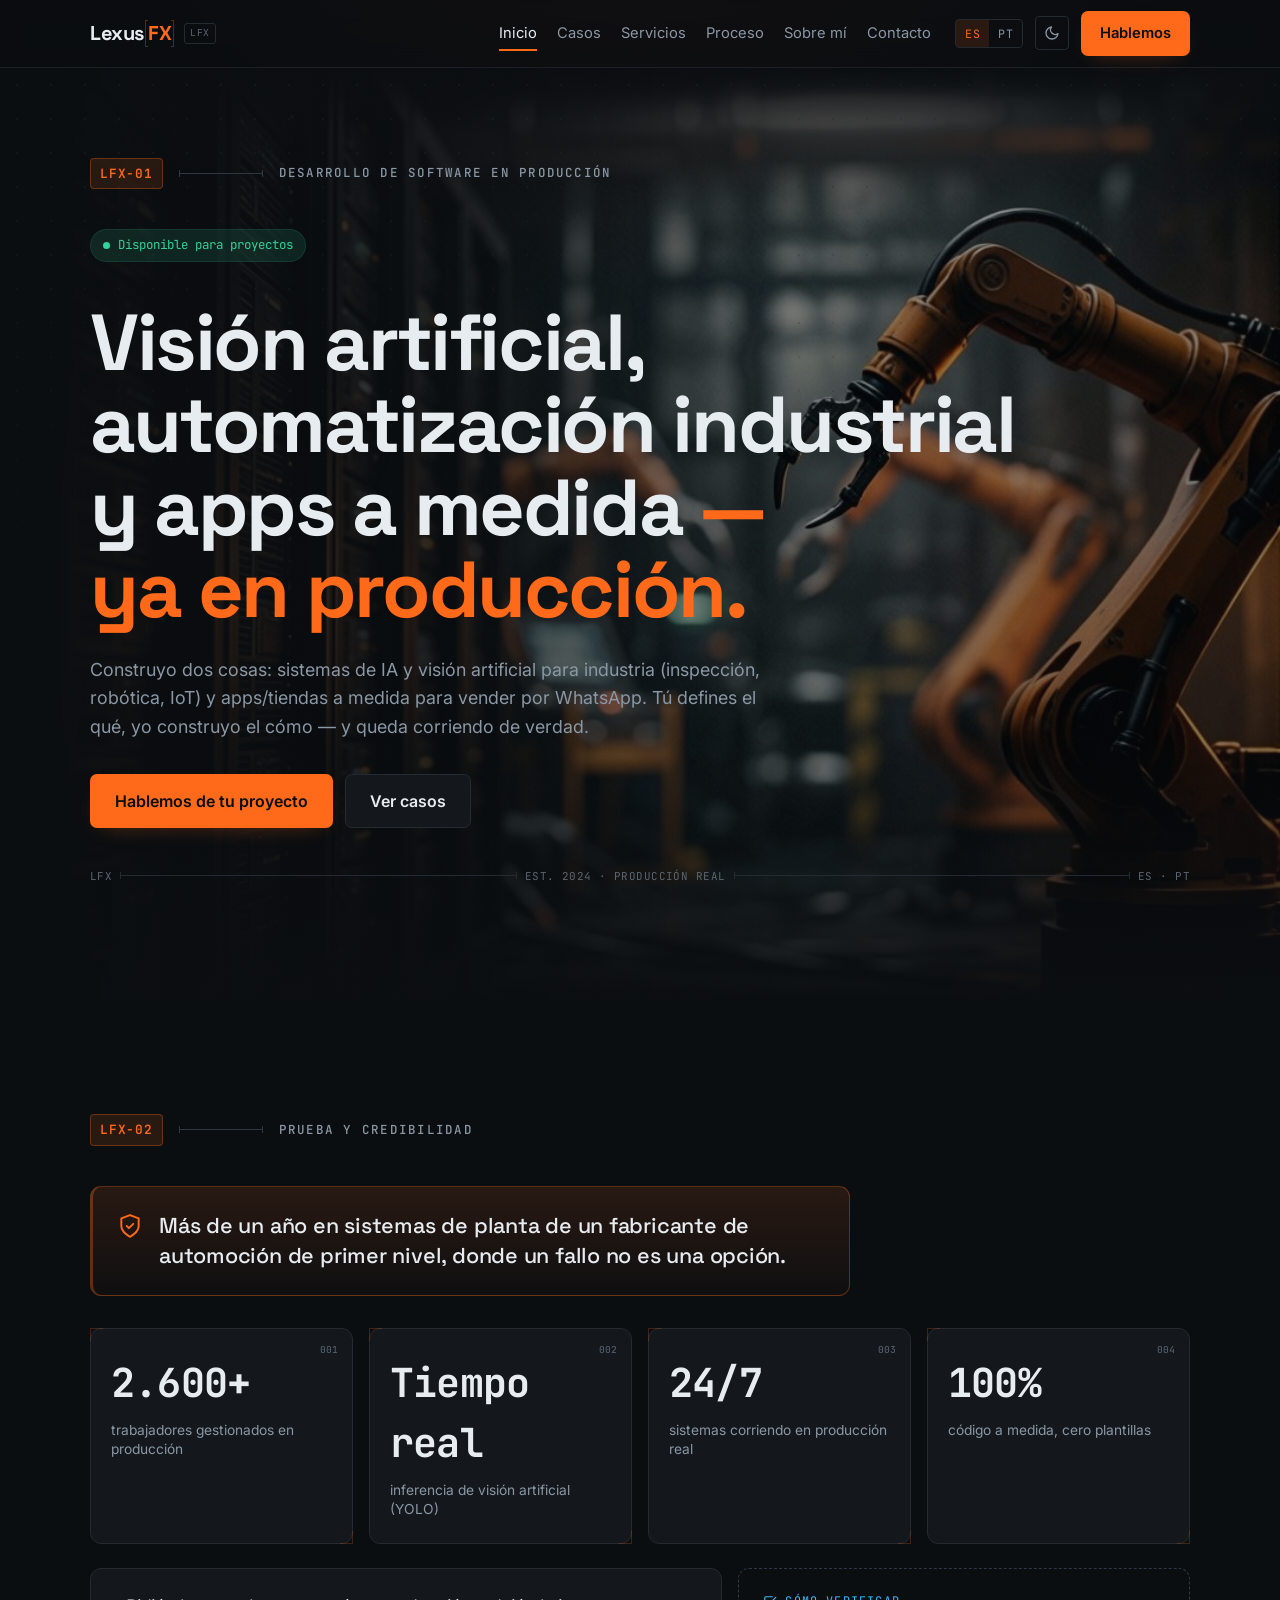
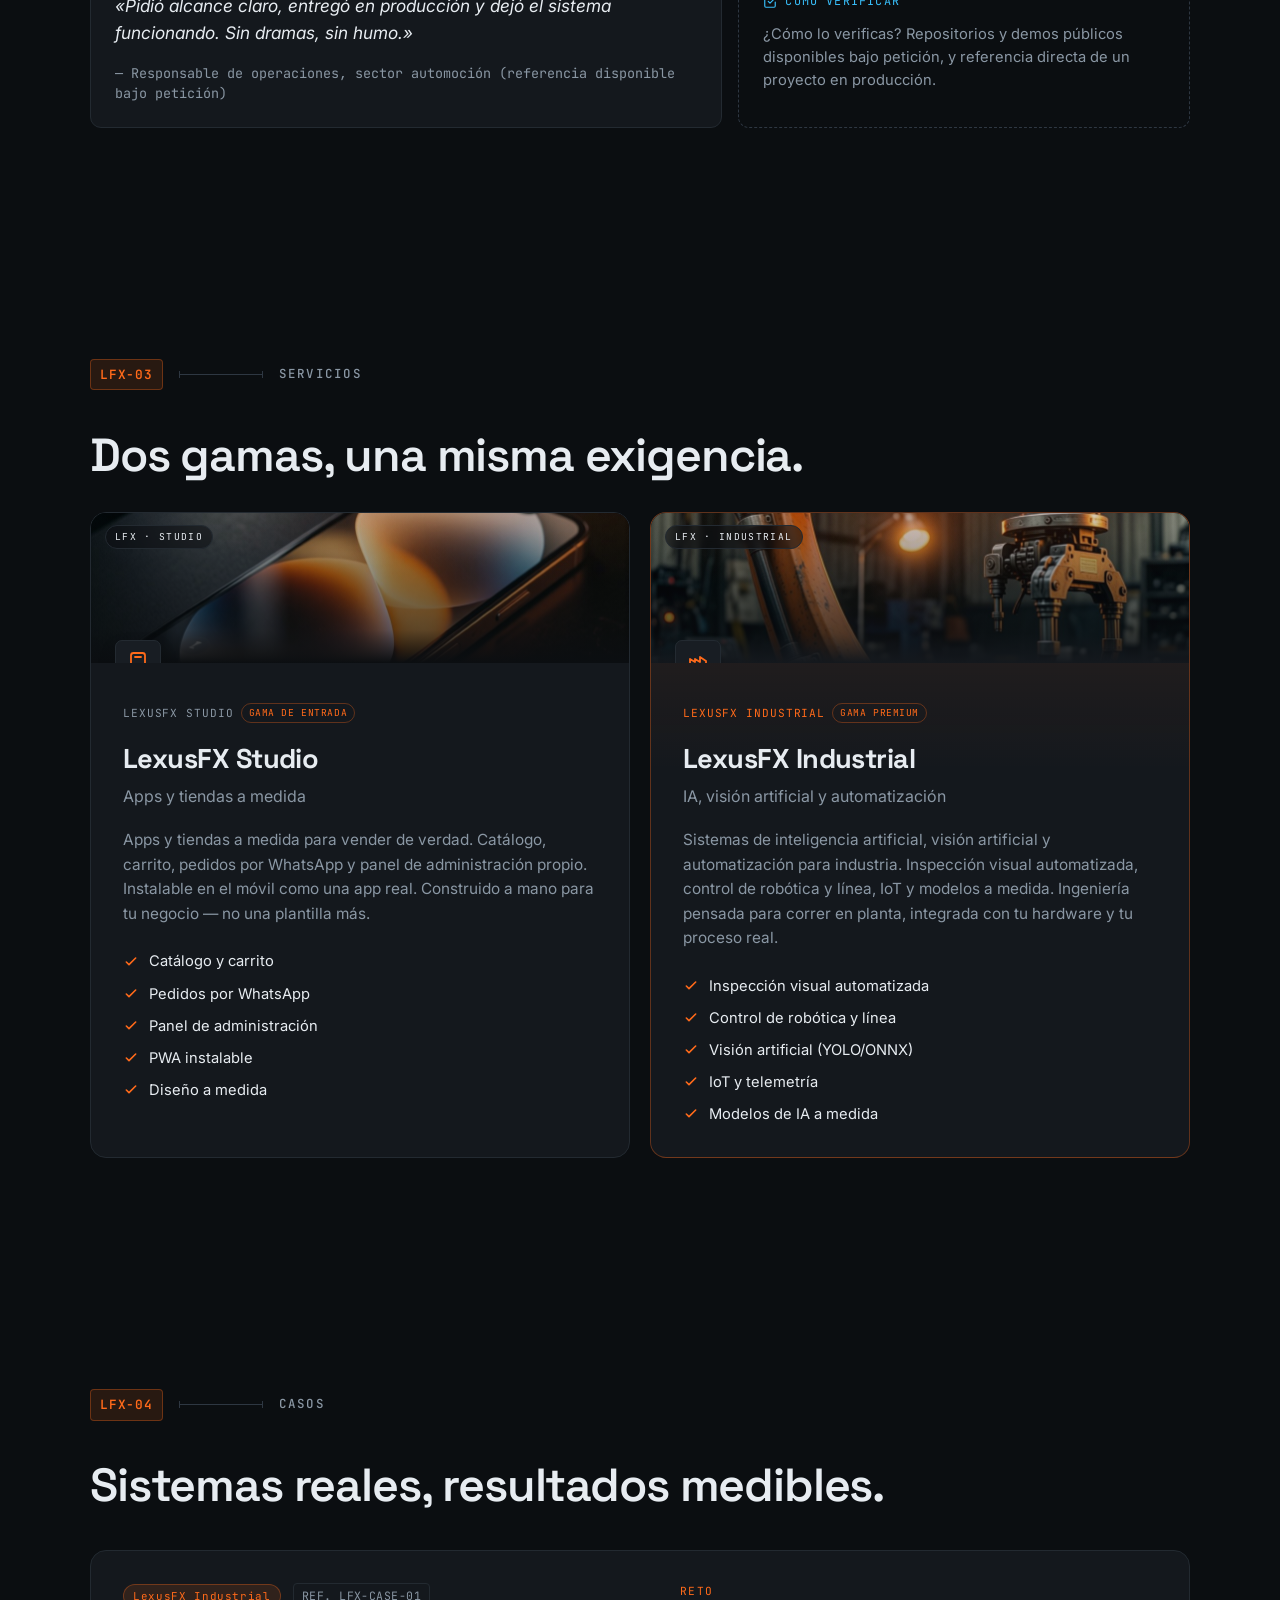
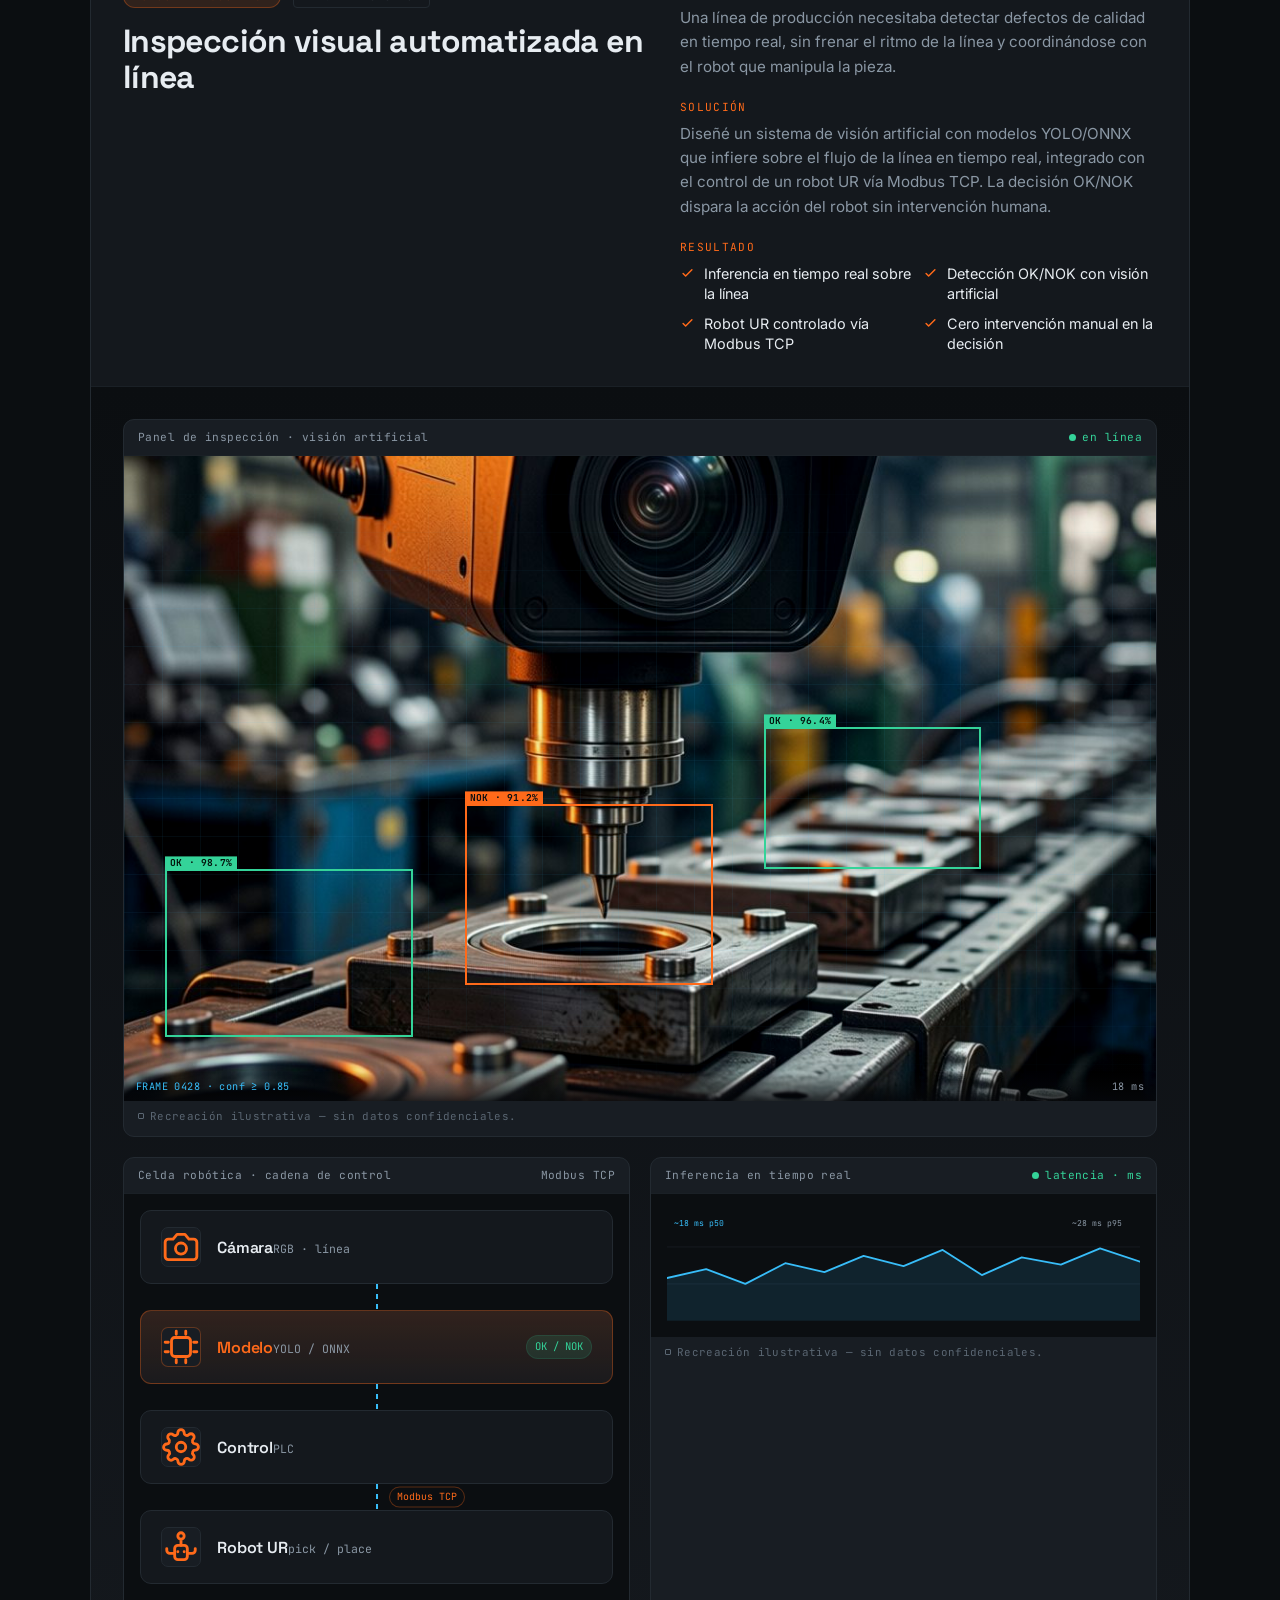
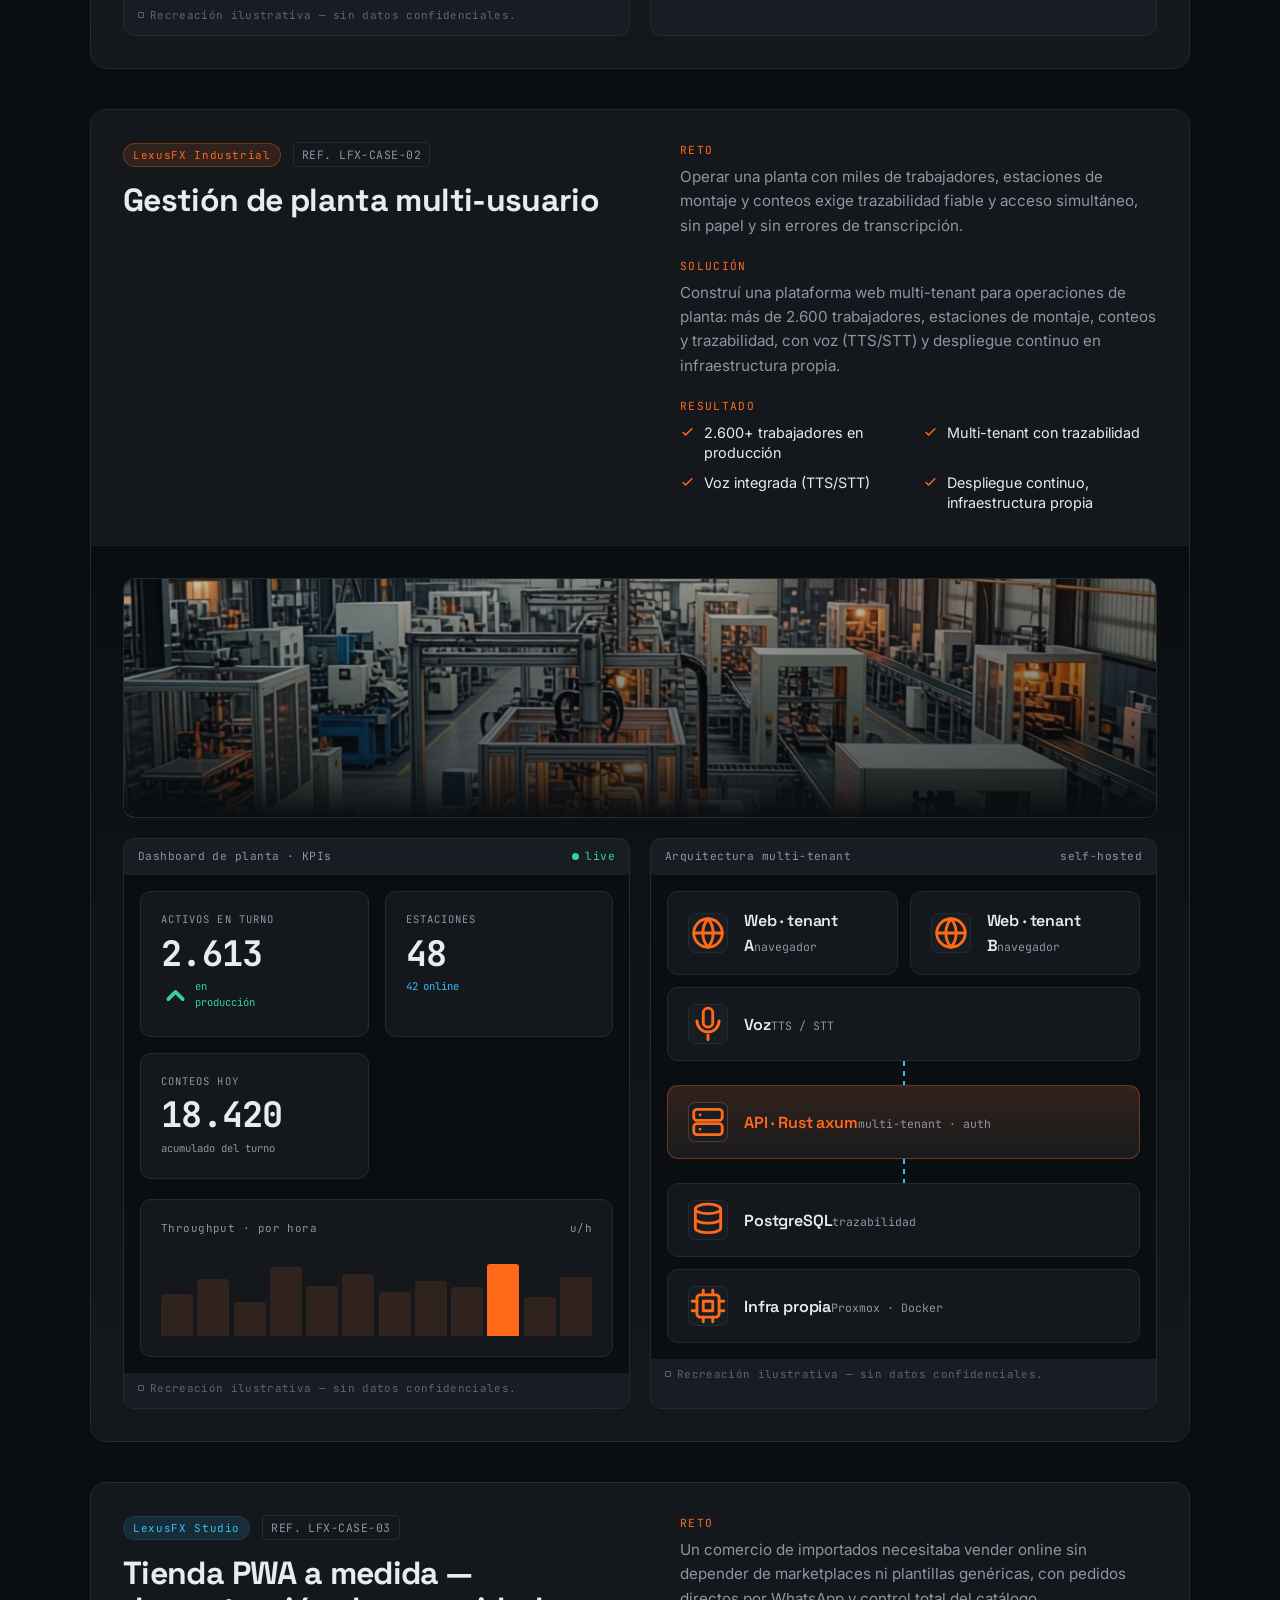
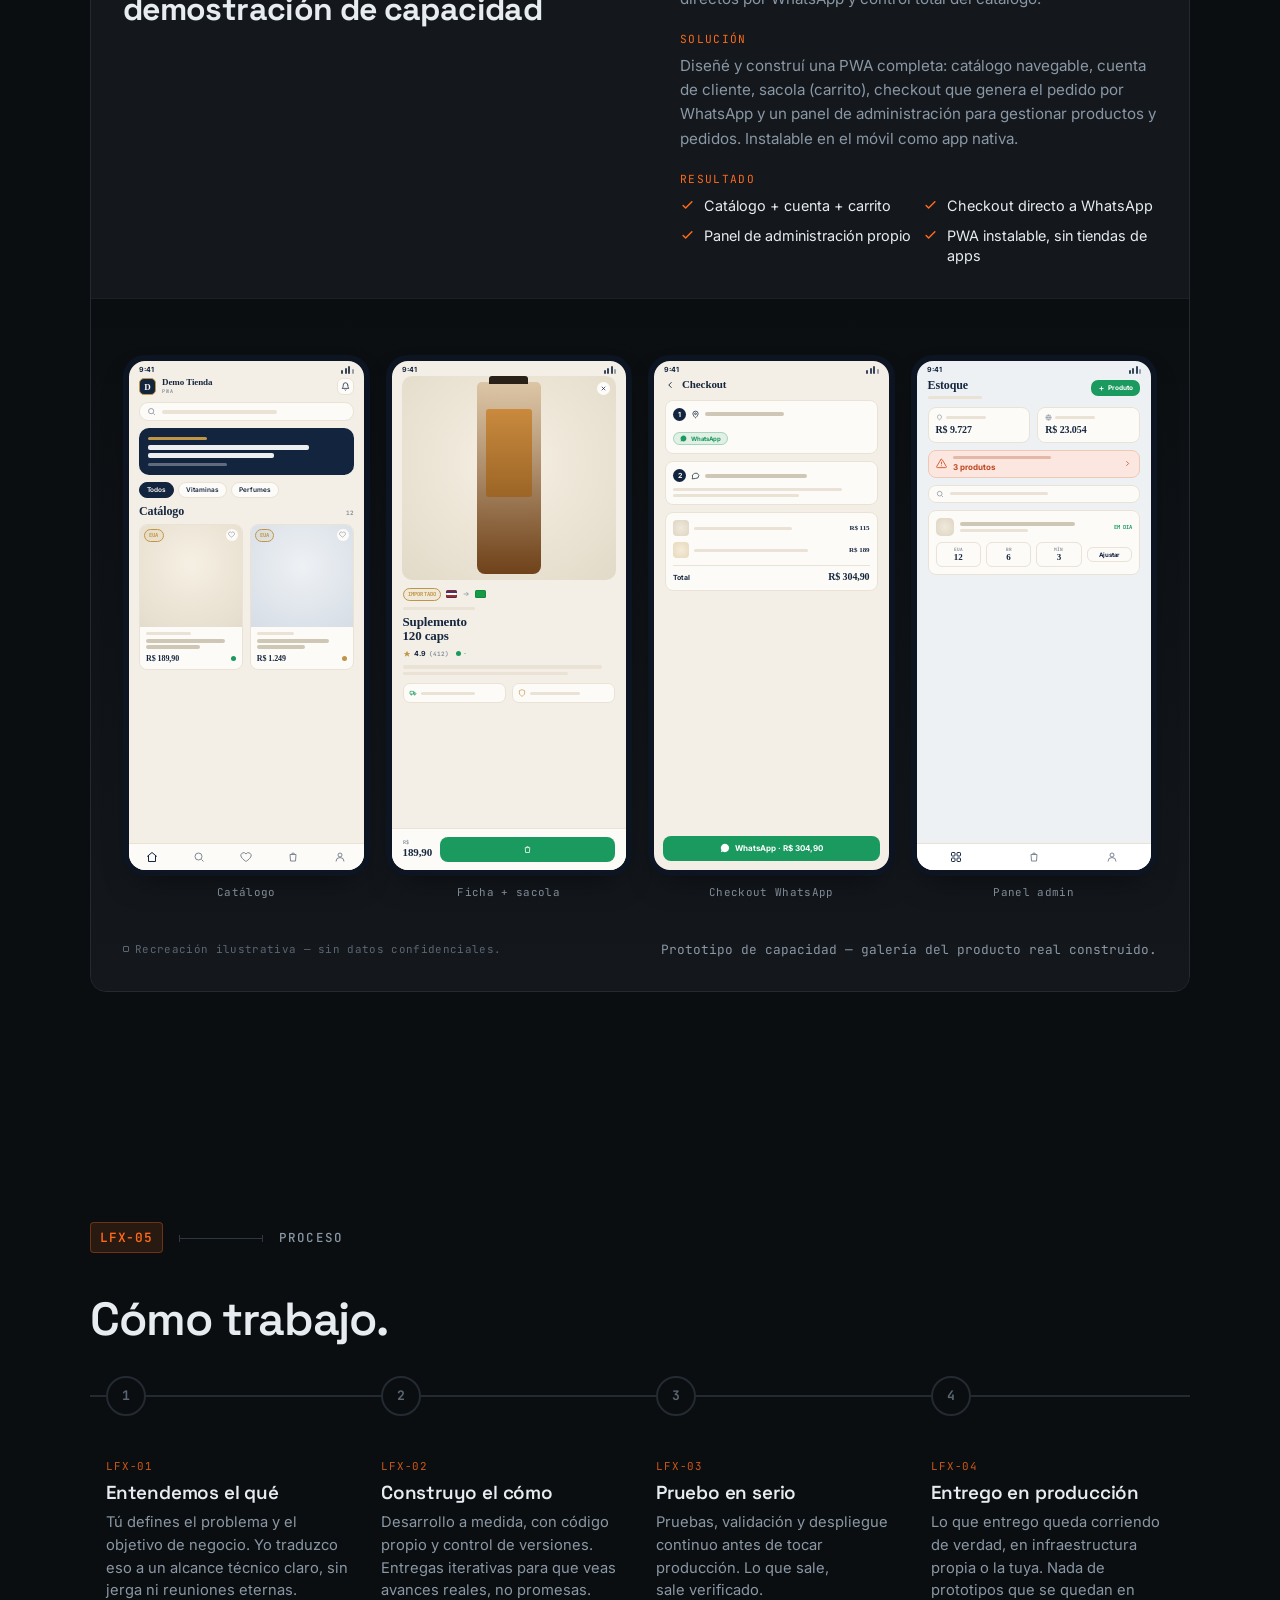
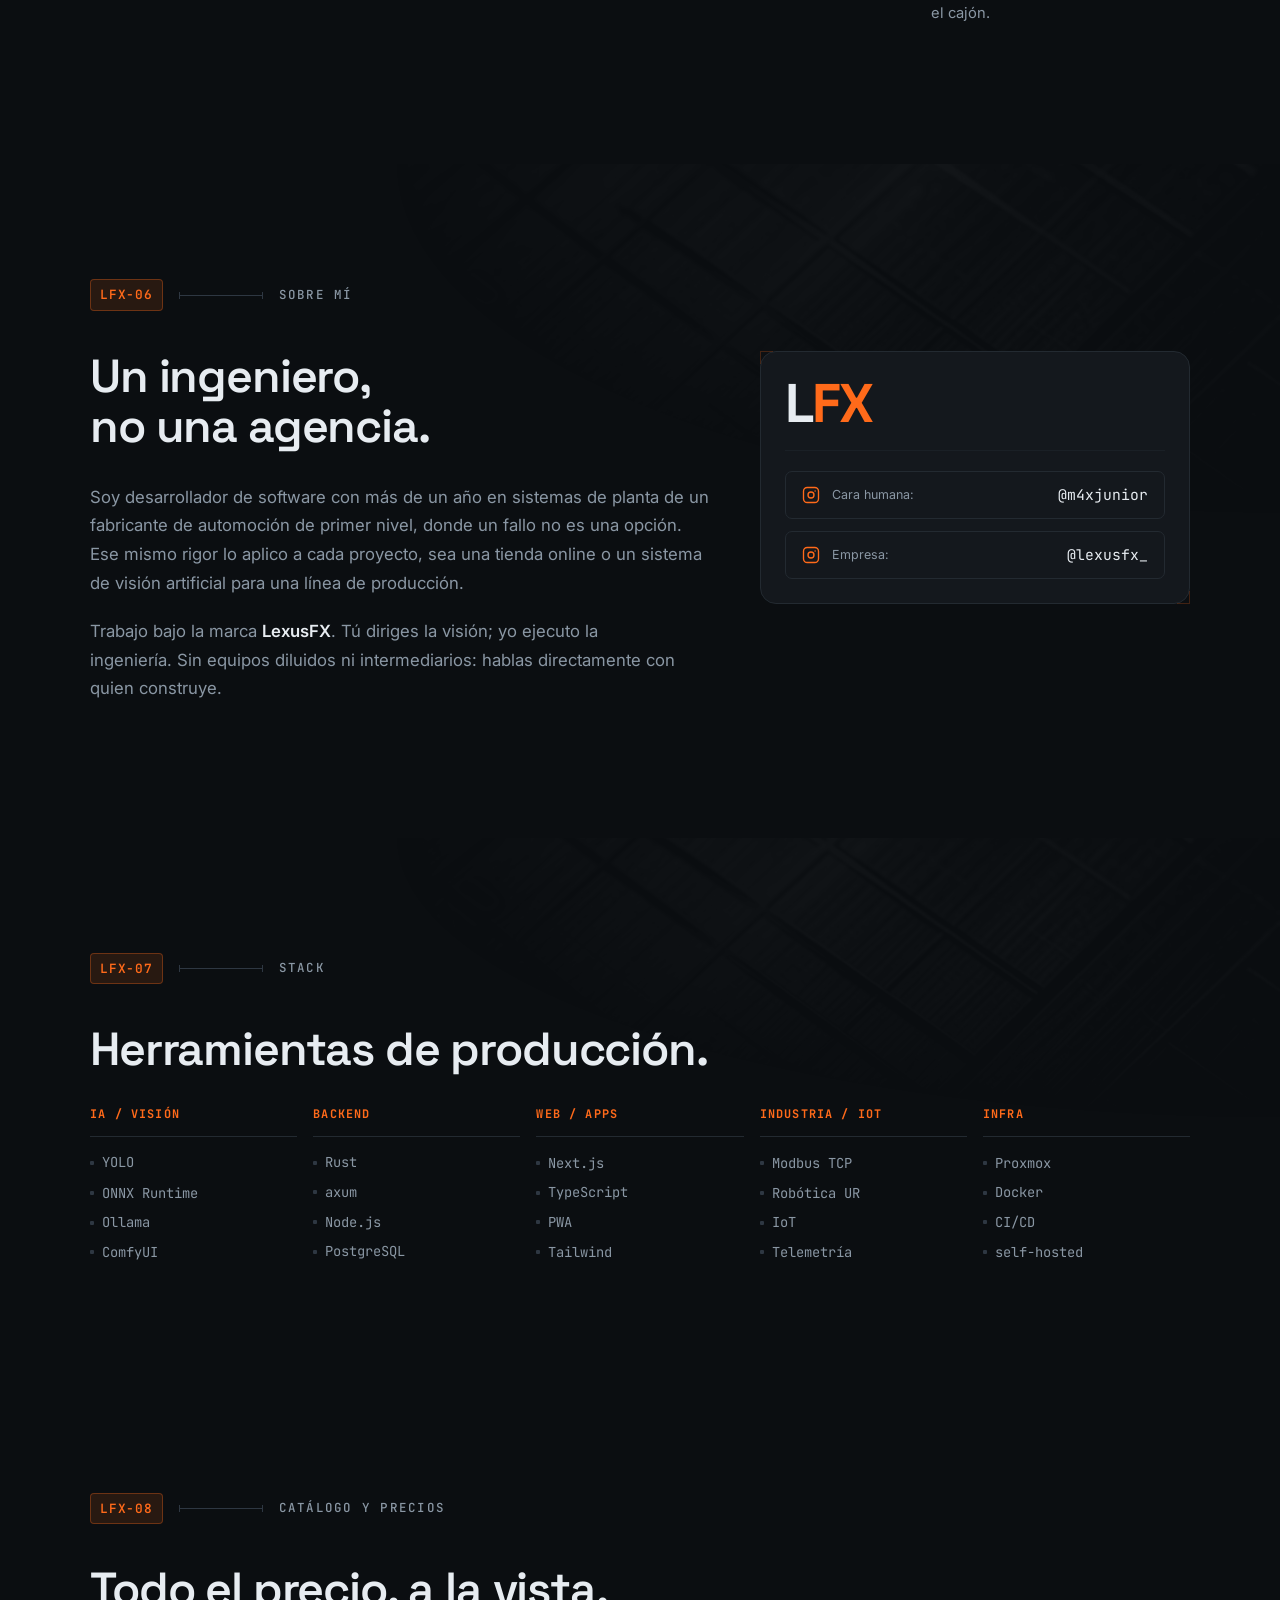
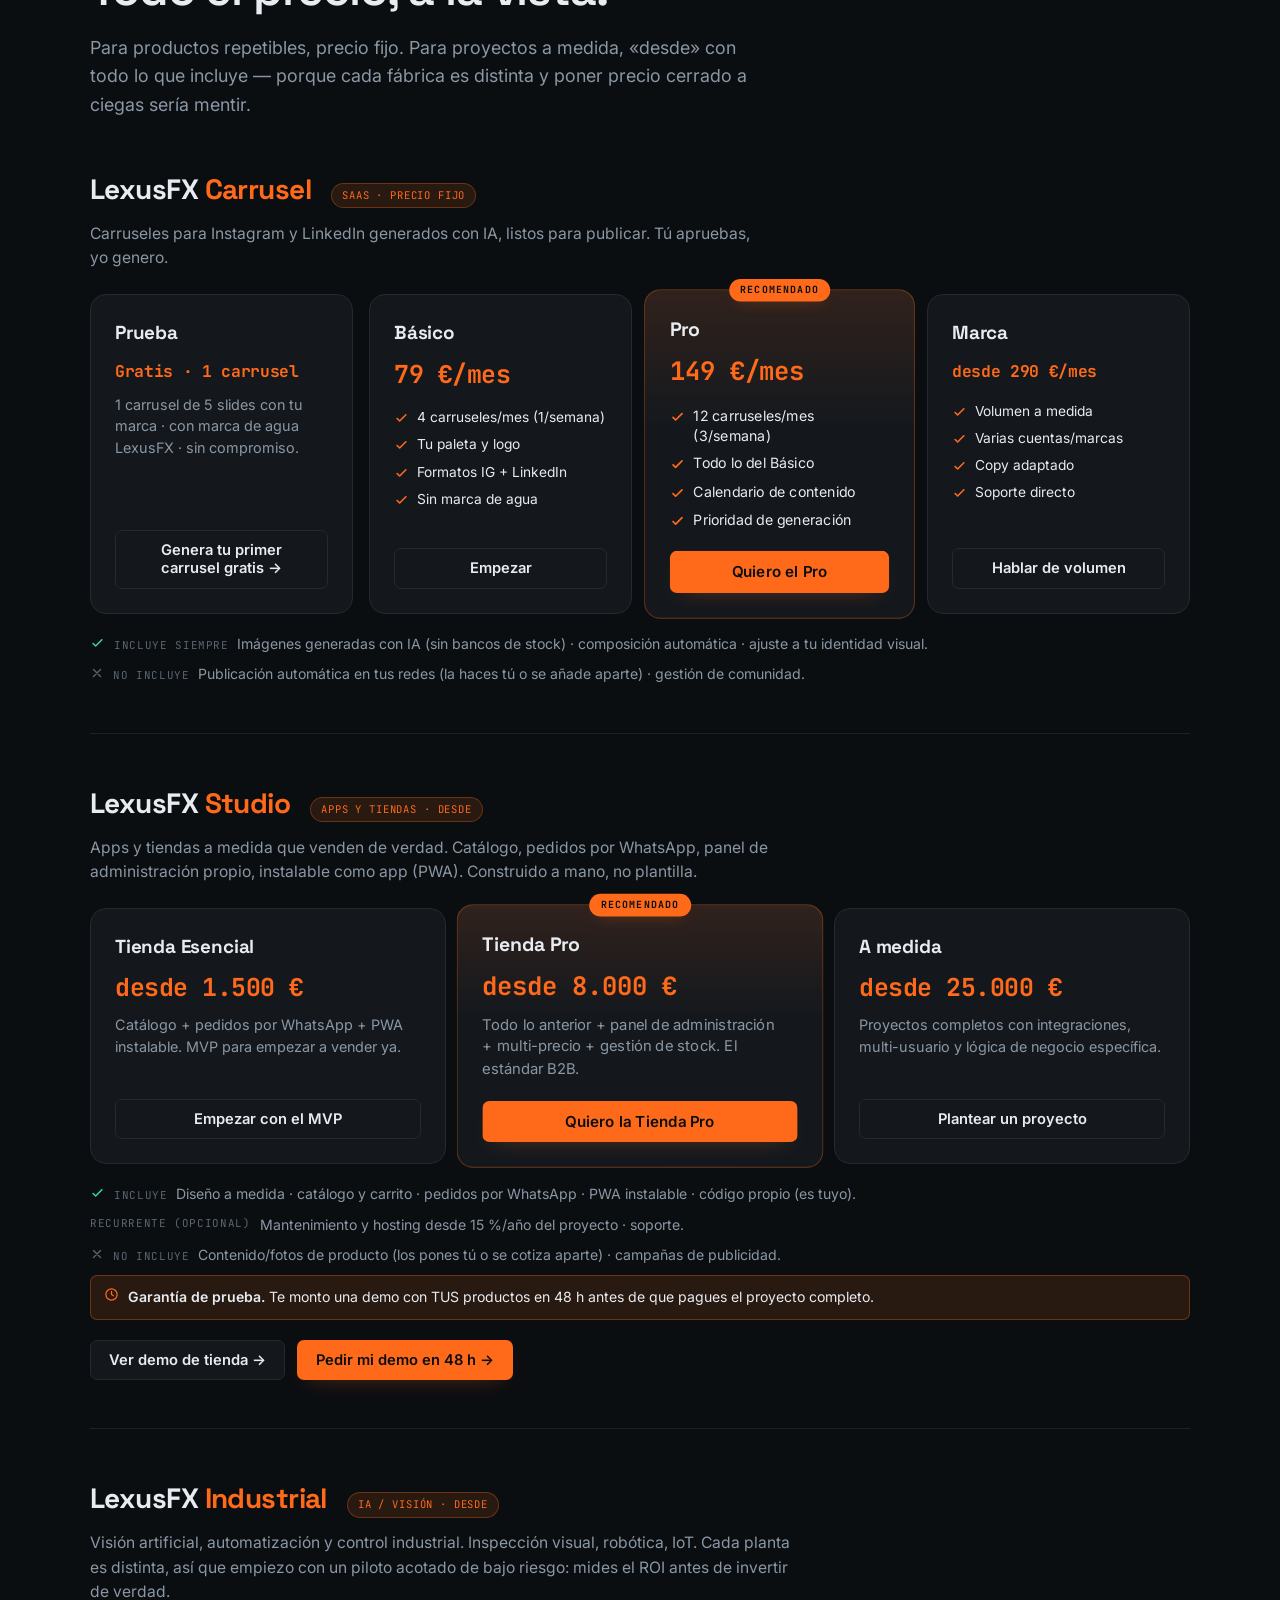
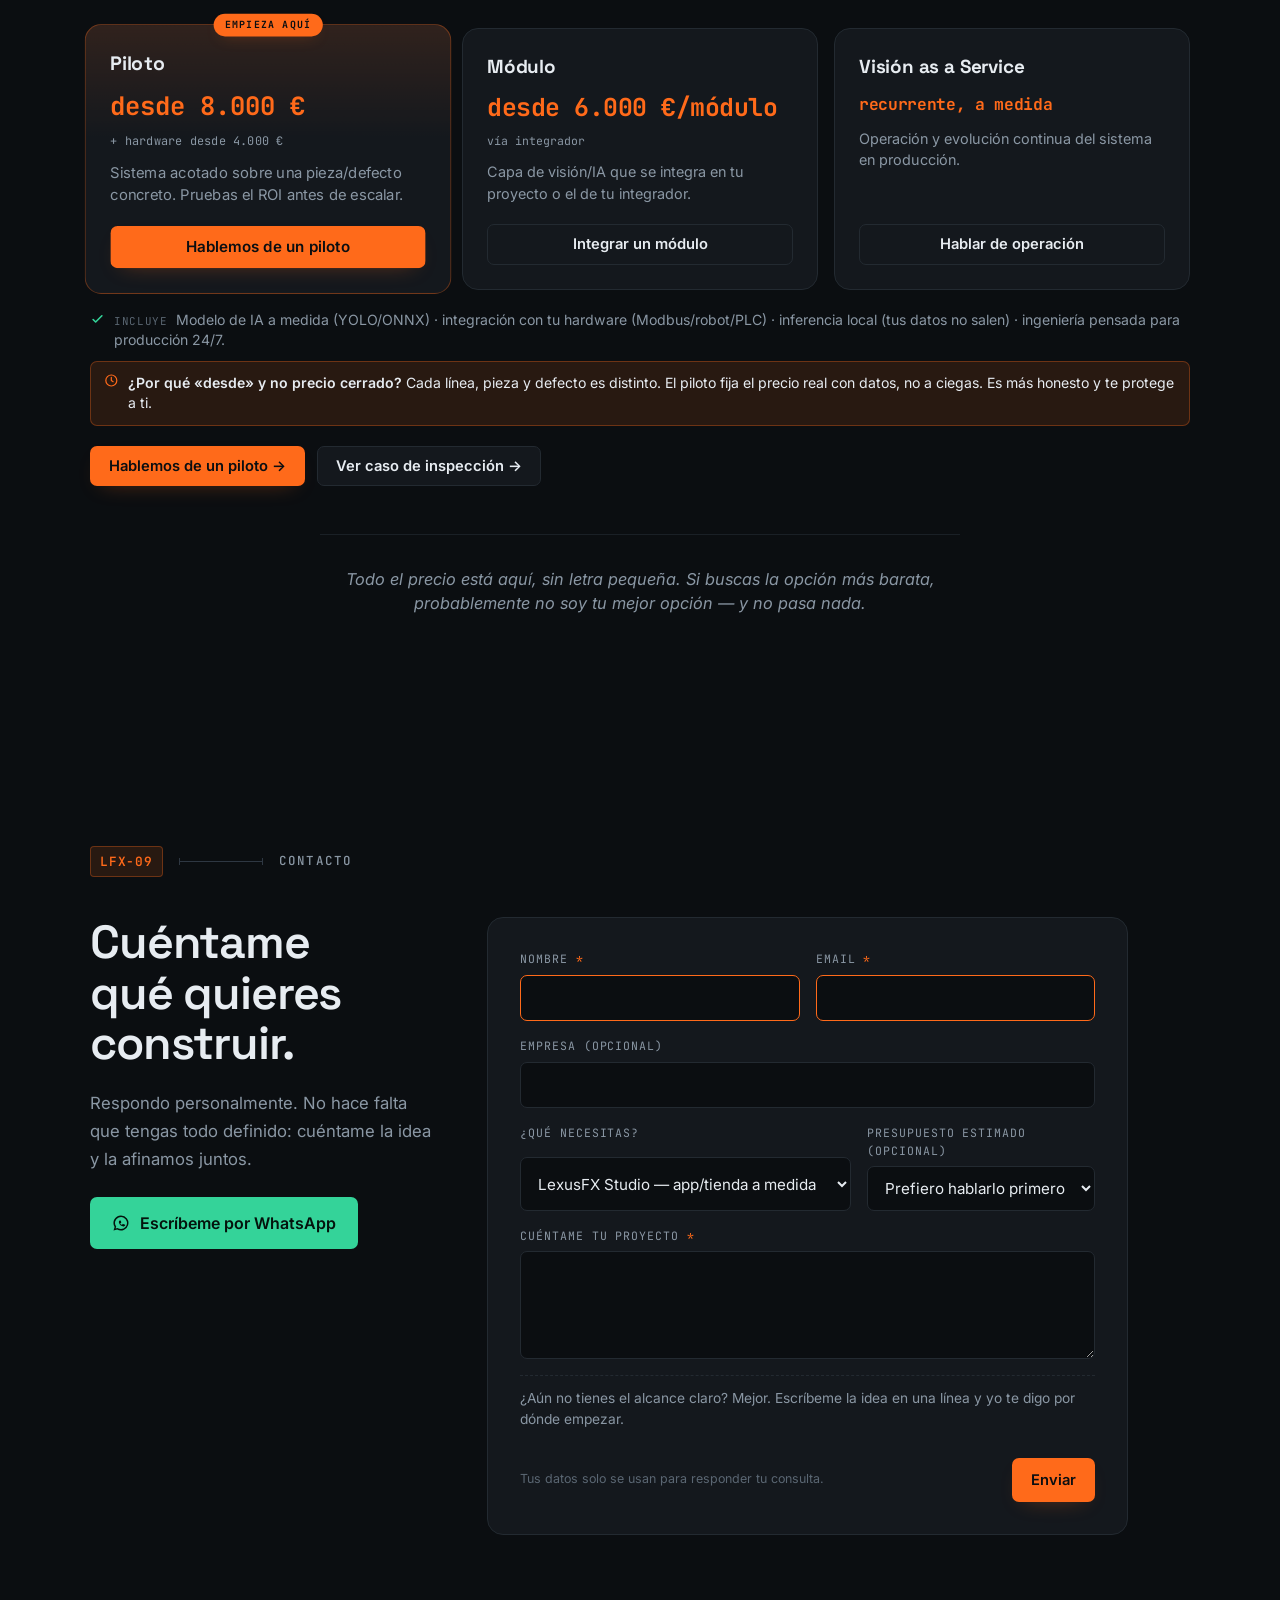
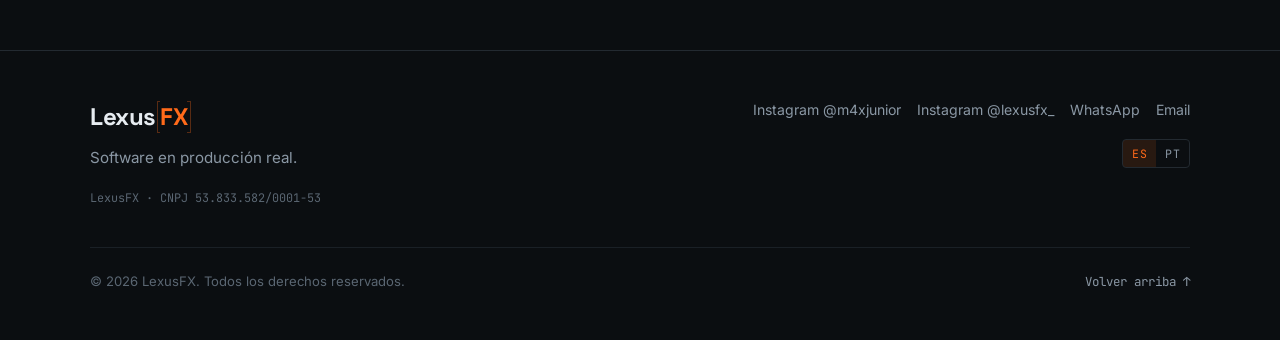
<file: index.html>
<!DOCTYPE html>
<!-- ════════════════════════════════════════════════════════════
     LexusFX — Portafolio de ingeniería de software (single-page)
     Bilingüe ES/PT · tema oscuro por defecto · sistema gráfico LFX
     EDITAR en el código: número WhatsApp (TU_NUMERO), email (TU_EMAIL),
     CNPJ completo, endpoint del formulario, bandera DEMO_STUDIO_LISTO
     y URL_DEMO_STUDIO (en assets/app.js), y el testimonio anonimizado.
     ════════════════════════════════════════════════════════════ -->
<html lang="es" data-theme="dark">
<head>
  <meta charset="UTF-8" />
  <meta name="viewport" content="width=device-width, initial-scale=1.0" />
  <title>LexusFX — Visión artificial, automatización industrial y apps a medida</title>
  <meta name="description" content="Ingeniería de software en producción real: IA y visión artificial para industria, y apps/tiendas a medida." />
  <meta property="og:type" content="website" />
  <meta property="og:title" content="LexusFX — Visión artificial, automatización industrial y apps a medida" />
  <meta property="og:description" content="Ingeniería de software en producción real." />
  <meta property="og:site_name" content="LexusFX" />
  <!-- Favicon: monograma LFX con tratamiento [FX] -->
  <link rel="icon" href="data:image/svg+xml,%3Csvg xmlns='http://www.w3.org/2000/svg' viewBox='0 0 64 64'%3E%3Crect width='64' height='64' rx='12' fill='%230B0E11'/%3E%3Ctext x='8' y='42' font-family='monospace' font-weight='700' font-size='26' fill='%23E7ECF1'%3EL%3C/text%3E%3Cpath d='M24 18 L22 18 L22 46 L24 46 M56 18 L58 18 L58 46 L56 46' stroke='%23FF6A1A' stroke-width='2' fill='none'/%3E%3Ctext x='28' y='42' font-family='monospace' font-weight='700' font-size='26' fill='%23FF6A1A'%3EFX%3C/text%3E%3C/svg%3E" />
  <link rel="preconnect" href="https://fonts.googleapis.com" />
  <link rel="preconnect" href="https://fonts.gstatic.com" crossorigin />
  <link href="https://fonts.googleapis.com/css2?family=Space+Grotesk:wght@400;500;600;700&family=Inter:wght@400;500;600;700&family=JetBrains+Mono:wght@400;500;600;700&display=swap" rel="stylesheet" />
  <link rel="stylesheet" href="assets/styles.css?v=20260602" />
  <link rel="stylesheet" href="assets/motion.css?v=20260602" />
  <!-- Marca .js para activar las animaciones de revelado; sin JS el contenido se ve igual. -->
  <script>document.documentElement.classList.add('js');</script>
</head>
<body>

<!-- ══════════════ NAV ══════════════ -->
<header class="nav">
  <div class="wrap">
    <a href="#inicio" class="nav-brand" aria-label="LexusFX inicio">
      <span class="wordmark" style="font-size:1.25rem;"><span class="lex">Lexus</span><span class="fx">FX</span></span>
      <span class="mono-tag">LFX</span>
    </a>
    <nav class="nav-links" id="nav-links" aria-label="Navegación principal">
      <a href="#inicio" data-i18n="nav.inicio">Inicio</a>
      <a href="#casos" data-i18n="nav.casos">Casos</a>
      <a href="#servicios" data-i18n="nav.servicios">Servicios</a>
      <a href="#proceso" data-i18n="nav.proceso">Proceso</a>
      <a href="#sobre" data-i18n="nav.sobre">Sobre mí</a>
      <a href="#contacto" data-i18n="nav.contacto">Contacto</a>
    </nav>
    <div class="nav-tools">
      <div class="seg" role="group" aria-label="Idioma / Língua">
        <button type="button" data-lang-btn="es" aria-pressed="true">ES</button>
        <button type="button" data-lang-btn="pt" aria-pressed="false">PT</button>
      </div>
      <button type="button" class="icon-btn seg-theme" data-theme-toggle aria-label="Cambiar tema claro/oscuro">
        <svg data-theme-icon="dark" width="16" height="16" viewBox="0 0 24 24" fill="none" stroke="currentColor" stroke-width="2" stroke-linecap="round" stroke-linejoin="round"><path d="M21 12.79A9 9 0 1 1 11.21 3 7 7 0 0 0 21 12.79z"/></svg>
        <svg data-theme-icon="light" width="16" height="16" viewBox="0 0 24 24" fill="none" stroke="currentColor" stroke-width="2" stroke-linecap="round" stroke-linejoin="round" style="display:none;"><circle cx="12" cy="12" r="4"/><path d="M12 2v2M12 20v2M4.93 4.93l1.41 1.41M17.66 17.66l1.41 1.41M2 12h2M20 12h2M6.34 17.66l-1.41 1.41M19.07 4.93l-1.41 1.41"/></svg>
      </button>
      <a href="#contacto" class="btn btn-primary" data-i18n="nav.cta">Hablemos</a>
      <button type="button" class="icon-btn nav-burger" id="burger" aria-label="Abrir menú" aria-expanded="false" data-i18n-attr="aria-label:nav.menu">
        <svg width="18" height="18" viewBox="0 0 24 24" fill="none" stroke="currentColor" stroke-width="2" stroke-linecap="round"><path d="M3 6h18M3 12h18M3 18h18"/></svg>
      </button>
    </div>
  </div>
</header>

<main>

<!-- ══════════════ 01 · HERO ══════════════ -->
<section id="inicio" class="hero">
  <div class="hero-photo" aria-hidden="true">
    <img src="assets/img/hero-bg.jpg" alt="" loading="eager" decoding="async" />
  </div>
  <span class="dotgrid" aria-hidden="true"></span>
  <div class="wrap">
    <div class="sec-head reveal">
      <span class="sec-ref mono">LFX-01</span>
      <span class="sec-rule" aria-hidden="true"></span>
      <span class="sec-label" data-i18n="hero.kicker">Desarrollo de software en producción</span>
    </div>
    <span class="status-pill reveal"><span class="dot" aria-hidden="true"></span><span data-i18n="hero.status">Disponible para proyectos</span></span>
    <h1 class="h-display reveal"><span data-i18n="hero.h1a">Visión artificial, automatización industrial y apps a medida</span> <span class="accent" data-i18n="hero.h1b">— ya en producción.</span></h1>
    <p class="lead reveal" data-i18n="hero.lead">Construyo dos cosas: sistemas de IA y visión artificial para industria…</p>
    <div class="hero-cta reveal">
      <a href="#contacto" class="btn btn-primary btn-lg" data-i18n="hero.cta1">Hablemos de tu proyecto</a>
      <a href="#casos" class="btn btn-ghost btn-lg" data-i18n="hero.cta2">Ver casos</a>
    </div>
    <div class="hero-blueprint reveal" aria-hidden="true">
      <div class="cota"><span>LFX</span><span class="cota-line"></span><span>EST. 2024 · PRODUCCIÓN REAL</span><span class="cota-line"></span><span>ES · PT</span></div>
    </div>
  </div>
</section>

<!-- ══════════════ 02 · CREDIBILIDAD ══════════════ -->
<section id="credibilidad" class="cred">
  <div class="wrap">
    <div class="sec-head reveal">
      <span class="sec-ref mono">LFX-02</span>
      <span class="sec-rule" aria-hidden="true"></span>
      <span class="sec-label" data-i18n="cred.kicker">Prueba y credibilidad</span>
    </div>

    <!-- Sello misión crítica (1 de 2 apariciones permitidas) -->
    <div class="seal reveal">
      <svg class="seal-ico" width="26" height="26" viewBox="0 0 24 24" fill="none" stroke="currentColor" stroke-width="1.8" stroke-linecap="round" stroke-linejoin="round" aria-hidden="true"><path d="M12 22s8-4 8-10V5l-8-3-8 3v7c0 6 8 10 8 10z"/><path d="m9 12 2 2 4-4"/></svg>
      <p data-i18n="cred.seal">Más de un año en sistemas de planta de un fabricante de automoción de primer nivel, donde un fallo no es una opción.</p>
    </div>

    <!-- Métricas (contador) -->
    <div class="metrics stagger">
      <div class="metric reveal framed">
        <span class="tick mono">001</span>
        <div class="num"><span data-count="2600" data-suffix="+">2.600+</span></div>
        <div class="lbl" data-i18n="cred.m1.lbl">trabajadores gestionados en producción</div>
      </div>
      <div class="metric reveal framed">
        <span class="tick mono">002</span>
        <div class="num"><span data-i18n="cred.m2.num">Tiempo real</span></div>
        <div class="lbl" data-i18n="cred.m2.lbl">inferencia de visión artificial (YOLO)</div>
      </div>
      <div class="metric reveal framed">
        <span class="tick mono">003</span>
        <div class="num"><span data-i18n="cred.m3.num">24/7</span></div>
        <div class="lbl" data-i18n="cred.m3.lbl">sistemas corriendo en producción real</div>
      </div>
      <div class="metric reveal framed">
        <span class="tick mono">004</span>
        <div class="num"><span data-count="100" data-suffix="%">100%</span></div>
        <div class="lbl" data-i18n="cred.m4.lbl">código a medida, cero plantillas</div>
      </div>
    </div>

    <!-- Bloque de confianza -->
    <div class="trust">
      <!-- EDITAR: testimonio anonimizado; sustituible por uno nominal autorizado -->
      <figure class="trust-quote reveal">
        <blockquote data-i18n="cred.quote">«Pidió alcance claro, entregó en producción y dejó el sistema funcionando. Sin dramas, sin humo.»</blockquote>
        <cite data-i18n="cred.cite">— Responsable de operaciones, sector automoción (referencia disponible bajo petición)</cite>
      </figure>
      <div class="trust-verify reveal">
        <div class="vh"><svg width="14" height="14" viewBox="0 0 24 24" fill="none" stroke="currentColor" stroke-width="2" stroke-linecap="round" stroke-linejoin="round" aria-hidden="true"><path d="m9 11 3 3L22 4"/><path d="M21 12v7a2 2 0 0 1-2 2H5a2 2 0 0 1-2-2V5a2 2 0 0 1 2-2h11"/></svg><span data-i18n="cred.verify.h">Cómo verificar</span></div>
        <p data-i18n="cred.verify.p">¿Cómo lo verificas? Repositorios y demos públicos disponibles bajo petición, y referencia directa de un proyecto en producción.</p>
      </div>
    </div>
  </div>
</section>

<!-- ══════════════ 03 · SERVICIOS ══════════════ -->
<section id="servicios" class="servicios">
  <div class="wrap">
    <div class="sec-head reveal">
      <span class="sec-ref mono">LFX-03</span>
      <span class="sec-rule" aria-hidden="true"></span>
      <span class="sec-label" data-i18n="svc.kicker">Servicios</span>
    </div>
    <h2 class="h-section reveal" data-i18n="svc.title">Dos gamas, una misma exigencia.</h2>

    <div class="svc-grid stagger">
      <!-- Gama A: Studio -->
      <article class="svc-card reveal" style="--i:0">
        <div class="svc-photo img-treat">
          <img src="assets/img/studio-apps.jpg" alt="" loading="lazy" decoding="async" />
          <span class="svc-kicker">LFX · Studio</span>
          <div class="svc-icon" aria-hidden="true">
            <svg width="24" height="24" viewBox="0 0 24 24" fill="none" stroke="currentColor" stroke-width="1.8" stroke-linecap="round" stroke-linejoin="round"><rect x="5" y="2" width="14" height="20" rx="2.5"/><path d="M12 18h.01"/><path d="M9 6h6"/></svg>
          </div>
        </div>
        <div class="svc-body">
        <div class="svc-tag"><span>LexusFX Studio</span><span class="badge" data-i18n="svc.studio.tag">Gama de entrada</span></div>
        <h3>LexusFX Studio</h3>
        <div class="svc-sub" data-i18n="svc.studio.sub">Apps y tiendas a medida</div>
        <p class="svc-desc" data-i18n="svc.studio.desc">Apps y tiendas a medida para vender de verdad…</p>
        <ul class="svc-feats">
          <li><svg width="16" height="16" viewBox="0 0 24 24" fill="none" stroke="currentColor" stroke-width="2.4" stroke-linecap="round" stroke-linejoin="round"><path d="m5 12 4 4 10-10"/></svg><span data-i18n="svc.studio.f1">Catálogo y carrito</span></li>
          <li><svg width="16" height="16" viewBox="0 0 24 24" fill="none" stroke="currentColor" stroke-width="2.4" stroke-linecap="round" stroke-linejoin="round"><path d="m5 12 4 4 10-10"/></svg><span data-i18n="svc.studio.f2">Pedidos por WhatsApp</span></li>
          <li><svg width="16" height="16" viewBox="0 0 24 24" fill="none" stroke="currentColor" stroke-width="2.4" stroke-linecap="round" stroke-linejoin="round"><path d="m5 12 4 4 10-10"/></svg><span data-i18n="svc.studio.f3">Panel de administración</span></li>
          <li><svg width="16" height="16" viewBox="0 0 24 24" fill="none" stroke="currentColor" stroke-width="2.4" stroke-linecap="round" stroke-linejoin="round"><path d="m5 12 4 4 10-10"/></svg><span data-i18n="svc.studio.f4">PWA instalable</span></li>
          <li><svg width="16" height="16" viewBox="0 0 24 24" fill="none" stroke="currentColor" stroke-width="2.4" stroke-linecap="round" stroke-linejoin="round"><path d="m5 12 4 4 10-10"/></svg><span data-i18n="svc.studio.f5">Diseño a medida</span></li>
        </ul>
        </div>
      </article>

      <!-- Gama B: Industrial (destacada) -->
      <article class="svc-card featured reveal" style="--i:1">
        <div class="svc-photo img-treat">
          <img src="assets/img/robotica.jpg" alt="" loading="lazy" decoding="async" />
          <span class="svc-kicker">LFX · Industrial</span>
          <div class="svc-icon" aria-hidden="true">
            <svg width="24" height="24" viewBox="0 0 24 24" fill="none" stroke="currentColor" stroke-width="1.8" stroke-linecap="round" stroke-linejoin="round"><path d="M2 20h20"/><path d="M4 20V8l5 3V8l5 3V6l6 4v10"/><circle cx="7" cy="15" r="1"/><circle cx="12" cy="15" r="1"/></svg>
          </div>
        </div>
        <div class="svc-body">
        <div class="svc-tag"><span>LexusFX Industrial</span><span class="badge" data-i18n="svc.ind.tag">Gama premium</span></div>
        <h3>LexusFX Industrial</h3>
        <div class="svc-sub" data-i18n="svc.ind.sub">IA, visión artificial y automatización</div>
        <p class="svc-desc" data-i18n="svc.ind.desc">Sistemas de inteligencia artificial, visión artificial y automatización…</p>
        <ul class="svc-feats">
          <li><svg width="16" height="16" viewBox="0 0 24 24" fill="none" stroke="currentColor" stroke-width="2.4" stroke-linecap="round" stroke-linejoin="round"><path d="m5 12 4 4 10-10"/></svg><span data-i18n="svc.ind.f1">Inspección visual automatizada</span></li>
          <li><svg width="16" height="16" viewBox="0 0 24 24" fill="none" stroke="currentColor" stroke-width="2.4" stroke-linecap="round" stroke-linejoin="round"><path d="m5 12 4 4 10-10"/></svg><span data-i18n="svc.ind.f2">Control de robótica y línea</span></li>
          <li><svg width="16" height="16" viewBox="0 0 24 24" fill="none" stroke="currentColor" stroke-width="2.4" stroke-linecap="round" stroke-linejoin="round"><path d="m5 12 4 4 10-10"/></svg><span data-i18n="svc.ind.f3">Visión artificial (YOLO/ONNX)</span></li>
          <li><svg width="16" height="16" viewBox="0 0 24 24" fill="none" stroke="currentColor" stroke-width="2.4" stroke-linecap="round" stroke-linejoin="round"><path d="m5 12 4 4 10-10"/></svg><span data-i18n="svc.ind.f4">IoT y telemetría</span></li>
          <li><svg width="16" height="16" viewBox="0 0 24 24" fill="none" stroke="currentColor" stroke-width="2.4" stroke-linecap="round" stroke-linejoin="round"><path d="m5 12 4 4 10-10"/></svg><span data-i18n="svc.ind.f5">Modelos de IA a medida</span></li>
        </ul>
        </div>
      </article>
    </div>
  </div>
</section>

<!-- ══════════════ 04 · CASOS ══════════════ -->
<section id="casos" class="casos">
  <div class="wrap">
    <div class="sec-head reveal">
      <span class="sec-ref mono">LFX-04</span>
      <span class="sec-rule" aria-hidden="true"></span>
      <span class="sec-label" data-i18n="case.kicker">Casos</span>
    </div>
    <h2 class="h-section reveal" data-i18n="case.title">Sistemas reales, resultados medibles.</h2>

    <!-- ───── CASO 1 · Industrial · Inspección visual ───── -->
    <article class="case reveal framed">
      <div class="case-head">
        <div>
          <div class="case-meta">
            <span class="gama-badge gama-industrial">LexusFX Industrial</span>
            <span class="case-ref">REF. LFX-CASE-01</span>
          </div>
          <h3 data-i18n="case1.name">Inspección visual automatizada en línea</h3>
        </div>
        <div class="case-rsr">
          <div class="rsr-block"><div class="rsr-lbl" data-i18n="case.reto">Reto</div><p data-i18n="case1.reto">Una línea de producción necesitaba detectar defectos…</p></div>
          <div class="rsr-block"><div class="rsr-lbl" data-i18n="case.solucion">Solución</div><p data-i18n="case1.sol">Diseñé un sistema de visión artificial con modelos YOLO/ONNX…</p></div>
          <div class="rsr-block">
            <div class="rsr-lbl" data-i18n="case.resultado">Resultado</div>
            <ul class="case-feats">
              <li><svg width="15" height="15" viewBox="0 0 24 24" fill="none" stroke="currentColor" stroke-width="2.4" stroke-linecap="round" stroke-linejoin="round"><path d="m5 12 4 4 10-10"/></svg><span data-i18n="case1.r1">Inferencia en tiempo real sobre la línea</span></li>
              <li><svg width="15" height="15" viewBox="0 0 24 24" fill="none" stroke="currentColor" stroke-width="2.4" stroke-linecap="round" stroke-linejoin="round"><path d="m5 12 4 4 10-10"/></svg><span data-i18n="case1.r2">Detección OK/NOK con visión artificial</span></li>
              <li><svg width="15" height="15" viewBox="0 0 24 24" fill="none" stroke="currentColor" stroke-width="2.4" stroke-linecap="round" stroke-linejoin="round"><path d="m5 12 4 4 10-10"/></svg><span data-i18n="case1.r3">Robot UR controlado vía Modbus TCP</span></li>
              <li><svg width="15" height="15" viewBox="0 0 24 24" fill="none" stroke="currentColor" stroke-width="2.4" stroke-linecap="round" stroke-linejoin="round"><path d="m5 12 4 4 10-10"/></svg><span data-i18n="case1.r4">Cero intervención manual en la decisión</span></li>
            </ul>
          </div>
        </div>
      </div>

      <div class="case-visuals viz">
        <!-- Visión real + bounding boxes animados sobre la cámara industrial -->
        <div class="visual">
          <div class="vcap"><span data-i18n="case1.v1">Inspección · visión artificial</span><span class="mono live-tag" data-i18n="case1.v1tag">en línea</span></div>
          <div class="vision-stage" role="img" aria-label="Cámara industrial inspeccionando piezas en una línea; cuadros de detección marcan OK y NOK con su confianza.">
            <img src="assets/img/vision-artificial.jpg" alt="" loading="lazy" decoding="async" />
            <span class="vision-grid" aria-hidden="true"></span>
            <div class="bbox ok"  style="--x:4;--y:64;--w:24;--h:26;--bd:140ms"><span class="bbox-lbl">OK · 98.7%</span></div>
            <div class="bbox"     style="--x:33;--y:54;--w:24;--h:28;--bd:360ms"><span class="bbox-lbl">NOK · 91.2%</span></div>
            <div class="bbox ok"  style="--x:62;--y:42;--w:21;--h:22;--bd:560ms"><span class="bbox-lbl">OK · 96.4%</span></div>
            <span class="vision-scan" aria-hidden="true"></span>
            <div class="vision-hud"><span data-i18n="case1.frame">FRAME 0428 · conf ≥ 0.85</span><span class="ms">18 ms</span></div>
          </div>
          <div class="recreation-note" data-i18n="case.recreation">Recreación ilustrativa — sin datos confidenciales.</div>
        </div>

        <div class="visual-grid-2">
          <!-- Celda robótica: flujo vertical legible (mobile-first, no se corta) -->
          <div class="visual">
            <div class="vcap"><span data-i18n="case1.v2">Celda robótica · cadena de control</span><span class="mono">Modbus TCP</span></div>
            <div class="vbody">
              <div class="flow">
                <div class="flow-node"><span class="flow-ico"><svg width="20" height="20" viewBox="0 0 24 24" fill="none" stroke="currentColor" stroke-width="1.8" stroke-linecap="round" stroke-linejoin="round"><path d="M14.5 4h-5L7 7H4a2 2 0 0 0-2 2v9a2 2 0 0 0 2 2h16a2 2 0 0 0 2-2V9a2 2 0 0 0-2-2h-3l-2.5-3z"/><circle cx="12" cy="13" r="3.5"/></svg></span><span class="flow-tx"><span class="ft" data-i18n="flow.cam">Cámara</span><span class="fs">RGB · línea</span></span></div>
                <div class="flow-conn"><span class="fc-line"></span></div>
                <div class="flow-node accent"><span class="flow-ico"><svg width="20" height="20" viewBox="0 0 24 24" fill="none" stroke="currentColor" stroke-width="1.8" stroke-linecap="round" stroke-linejoin="round"><rect x="6" y="6" width="12" height="12" rx="2"/><path d="M9 2v2M15 2v2M9 20v2M15 20v2M2 9h2M2 15h2M20 9h2M20 15h2"/></svg></span><span class="flow-tx"><span class="ft" data-i18n="flow.model">Modelo</span><span class="fs">YOLO / ONNX</span></span><span class="flow-state">OK / NOK</span></div>
                <div class="flow-conn"><span class="fc-line"></span></div>
                <div class="flow-node"><span class="flow-ico"><svg width="20" height="20" viewBox="0 0 24 24" fill="none" stroke="currentColor" stroke-width="1.8" stroke-linecap="round" stroke-linejoin="round"><circle cx="12" cy="12" r="3"/><path d="M19.4 15a1.65 1.65 0 0 0 .33 1.82l.06.06a2 2 0 1 1-2.83 2.83l-.06-.06a1.65 1.65 0 0 0-1.82-.33 1.65 1.65 0 0 0-1 1.51V21a2 2 0 0 1-4 0v-.09A1.65 1.65 0 0 0 9 19.4a1.65 1.65 0 0 0-1.82.33l-.06.06a2 2 0 1 1-2.83-2.83l.06-.06a1.65 1.65 0 0 0 .33-1.82 1.65 1.65 0 0 0-1.51-1H3a2 2 0 0 1 0-4h.09A1.65 1.65 0 0 0 4.6 9a1.65 1.65 0 0 0-.33-1.82l-.06-.06a2 2 0 1 1 2.83-2.83l.06.06A1.65 1.65 0 0 0 9 4.6a1.65 1.65 0 0 0 1-1.51V3a2 2 0 0 1 4 0v.09a1.65 1.65 0 0 0 1 1.51 1.65 1.65 0 0 0 1.82-.33l.06-.06a2 2 0 1 1 2.83 2.83l-.06.06a1.65 1.65 0 0 0-.33 1.82V9a1.65 1.65 0 0 0 1.51 1H21a2 2 0 0 1 0 4h-.09a1.65 1.65 0 0 0-1.51 1z"/></svg></span><span class="flow-tx"><span class="ft" data-i18n="flow.ctrl">Control</span><span class="fs">PLC</span></span></div>
                <div class="flow-conn"><span class="fc-line"></span><span class="fc-tag">Modbus TCP</span></div>
                <div class="flow-node"><span class="flow-ico"><svg width="20" height="20" viewBox="0 0 24 24" fill="none" stroke="currentColor" stroke-width="1.8" stroke-linecap="round" stroke-linejoin="round"><rect x="8" y="11" width="8" height="9" rx="2"/><path d="M12 7v4M12 7a2 2 0 1 0 0-4 2 2 0 0 0 0 4z"/><path d="M8 16H5a2 2 0 0 1-2-2v-1M16 16h3a2 2 0 0 0 2-2v-1"/><path d="M10 15h.01M14 15h.01"/></svg></span><span class="flow-tx"><span class="ft">Robot UR</span><span class="fs" data-i18n="flow.pick">pick / place</span></span></div>
              </div>
            </div>
            <div class="recreation-note" data-i18n="case.recreation">Recreación ilustrativa — sin datos confidenciales.</div>
          </div>

          <!-- Latencia de inferencia (se mantiene, ahora se dibuja al entrar) -->
          <div class="visual">
            <div class="vcap"><span data-i18n="case1.v3">Inferencia en tiempo real</span><span class="mono live-tag">latencia · ms</span></div>
            <div class="vbody">
              <svg viewBox="0 0 640 150" width="100%" role="img" aria-label="Mini-gráfico de latencia de inferencia en tiempo real, valores ilustrativos en milisegundos.">
                <rect x="0" y="0" width="640" height="150" fill="var(--bg-base)"/>
                <g stroke="var(--line-soft)" stroke-width="1"><line x1="0" y1="50" x2="640" y2="50"/><line x1="0" y1="100" x2="640" y2="100"/></g>
                <polygon class="fade" fill="var(--cyan-soft)" points="0,92 53,80 106,100 160,72 213,84 266,62 320,76 373,54 426,88 480,64 533,74 586,52 640,70 640,150 0,150"/>
                <polyline class="draw" style="--len:780" stroke-dasharray="780" fill="none" stroke="var(--cyan)" stroke-width="2.5" stroke-linecap="round" stroke-linejoin="round" points="0,92 53,80 106,100 160,72 213,84 266,62 320,76 373,54 426,88 480,64 533,74 586,52 640,70"/>
                <text x="10" y="22" font-family="var(--font-mono)" font-size="11" fill="var(--cyan)">~18 ms p50</text>
                <text x="548" y="22" font-family="var(--font-mono)" font-size="11" fill="var(--fg-mute)">~28 ms p95</text>
              </svg>
            </div>
            <div class="recreation-note" data-i18n="case.recreation">Recreación ilustrativa — sin datos confidenciales.</div>
          </div>
        </div>
      </div>
      </article>

    <!-- ───── CASO 2 · Industrial · Gestión de planta ───── -->
    <article class="case reveal framed">
      <div class="case-head">
        <div>
          <div class="case-meta">
            <span class="gama-badge gama-industrial">LexusFX Industrial</span>
            <span class="case-ref">REF. LFX-CASE-02</span>
          </div>
          <h3 data-i18n="case2.name">Gestión de planta multi-usuario</h3>
        </div>
        <div class="case-rsr">
          <div class="rsr-block"><div class="rsr-lbl" data-i18n="case.reto">Reto</div><p data-i18n="case2.reto">Operar una planta con miles de trabajadores…</p></div>
          <div class="rsr-block"><div class="rsr-lbl" data-i18n="case.solucion">Solución</div><p data-i18n="case2.sol">Construí una plataforma web multi-tenant…</p></div>
          <div class="rsr-block">
            <div class="rsr-lbl" data-i18n="case.resultado">Resultado</div>
            <ul class="case-feats">
              <li><svg width="15" height="15" viewBox="0 0 24 24" fill="none" stroke="currentColor" stroke-width="2.4" stroke-linecap="round" stroke-linejoin="round"><path d="m5 12 4 4 10-10"/></svg><span data-i18n="case2.r1">2.600+ trabajadores en producción</span></li>
              <li><svg width="15" height="15" viewBox="0 0 24 24" fill="none" stroke="currentColor" stroke-width="2.4" stroke-linecap="round" stroke-linejoin="round"><path d="m5 12 4 4 10-10"/></svg><span data-i18n="case2.r2">Multi-tenant con trazabilidad</span></li>
              <li><svg width="15" height="15" viewBox="0 0 24 24" fill="none" stroke="currentColor" stroke-width="2.4" stroke-linecap="round" stroke-linejoin="round"><path d="m5 12 4 4 10-10"/></svg><span data-i18n="case2.r3">Voz integrada (TTS/STT)</span></li>
              <li><svg width="15" height="15" viewBox="0 0 24 24" fill="none" stroke="currentColor" stroke-width="2.4" stroke-linecap="round" stroke-linejoin="round"><path d="m5 12 4 4 10-10"/></svg><span data-i18n="case2.r4">Despliegue continuo, infraestructura propia</span></li>
            </ul>
          </div>
        </div>
      </div>

      <div class="case-visuals viz">
        <!-- Foto real de la planta como banner del caso -->
        <div class="visual img-treat" style="height:clamp(150px,26vw,240px);">
          <img src="assets/img/planta-industrial.jpg" alt="" loading="lazy" decoding="async" style="position:absolute;inset:0;" />
          <span class="cp-tag"><span class="live-dot"></span><span data-i18n="case2.banner">Planta en producción · 2.600+ operarios</span></span>
        </div>

        <div class="visual-grid-2">
          <!-- Dashboard de planta: KPIs mobile-first, tarjetas completas -->
          <div class="visual">
            <div class="vcap"><span data-i18n="case2.v1">Dashboard de planta · KPIs</span><span class="mono live-tag">live</span></div>
            <div class="vbody">
              <div class="kpi-row">
                <div class="kpi-card">
                  <div class="kl" data-i18n="case2.k1">Activos en turno</div>
                  <div class="kn"><span data-count="2613" data-suffix="">2.613</span></div>
                  <div class="ks up"><svg width="11" height="11" viewBox="0 0 24 24" fill="none" stroke="currentColor" stroke-width="3" stroke-linecap="round" stroke-linejoin="round"><path d="m6 15 6-6 6 6"/></svg><span data-i18n="case2.k1s">en producción</span></div>
                </div>
                <div class="kpi-card">
                  <div class="kl" data-i18n="case2.k2">Estaciones</div>
                  <div class="kn">48</div>
                  <div class="ks cyan">42 <span data-i18n="case2.k2s">online</span></div>
                </div>
                <div class="kpi-card">
                  <div class="kl" data-i18n="case2.k3">Conteos hoy</div>
                  <div class="kn"><span data-count="18420" data-suffix="">18.420</span></div>
                  <div class="ks" data-i18n="case2.k3s">acumulado del turno</div>
                </div>
              </div>
              <div class="plant-bars">
                <div class="pb-head"><span data-i18n="case2.thr">Throughput · por hora</span><span class="mono">u/h</span></div>
                <div class="bars"><i style="height:50%;--bi:0"></i><i style="height:68%;--bi:1"></i><i style="height:40%;--bi:2"></i><i style="height:82%;--bi:3"></i><i style="height:60%;--bi:4"></i><i style="height:74%;--bi:5"></i><i style="height:52%;--bi:6"></i><i style="height:66%;--bi:7"></i><i style="height:58%;--bi:8"></i><i style="height:86%;--bi:9" class="hot"></i><i style="height:46%;--bi:10"></i><i style="height:70%;--bi:11"></i></div>
              </div>
            </div>
            <div class="recreation-note" data-i18n="case.recreation">Recreación ilustrativa — sin datos confidenciales.</div>
          </div>

          <!-- Arquitectura multi-tenant: tiers apilados, responsive -->
          <div class="visual">
            <div class="vcap"><span data-i18n="case2.v2">Arquitectura multi-tenant</span><span class="mono">self-hosted</span></div>
            <div class="vbody">
              <div class="flow">
                <div class="tier">
                  <div class="flow-node"><span class="flow-ico"><svg width="20" height="20" viewBox="0 0 24 24" fill="none" stroke="currentColor" stroke-width="1.8" stroke-linecap="round" stroke-linejoin="round"><circle cx="12" cy="12" r="9"/><path d="M3 12h18M12 3a14 14 0 0 1 0 18M12 3a14 14 0 0 0 0 18"/></svg></span><span class="flow-tx"><span class="ft">Web · tenant A</span><span class="fs" data-i18n="arch.web">navegador</span></span></div>
                  <div class="flow-node"><span class="flow-ico"><svg width="20" height="20" viewBox="0 0 24 24" fill="none" stroke="currentColor" stroke-width="1.8" stroke-linecap="round" stroke-linejoin="round"><circle cx="12" cy="12" r="9"/><path d="M3 12h18M12 3a14 14 0 0 1 0 18M12 3a14 14 0 0 0 0 18"/></svg></span><span class="flow-tx"><span class="ft">Web · tenant B</span><span class="fs" data-i18n="arch.web2">navegador</span></span></div>
                  <div class="flow-node"><span class="flow-ico"><svg width="20" height="20" viewBox="0 0 24 24" fill="none" stroke="currentColor" stroke-width="1.8" stroke-linecap="round" stroke-linejoin="round"><path d="M12 2a3 3 0 0 0-3 3v6a3 3 0 0 0 6 0V5a3 3 0 0 0-3-3z"/><path d="M19 10a7 7 0 0 1-14 0M12 19v3"/></svg></span><span class="flow-tx"><span class="ft" data-i18n="arch.voz">Voz</span><span class="fs">TTS / STT</span></span></div>
                </div>
                <div class="tier-conn"><span class="fc-line"></span></div>
                <div class="flow-node accent"><span class="flow-ico"><svg width="20" height="20" viewBox="0 0 24 24" fill="none" stroke="currentColor" stroke-width="1.8" stroke-linecap="round" stroke-linejoin="round"><rect x="3" y="4" width="18" height="7" rx="2"/><rect x="3" y="13" width="18" height="7" rx="2"/><path d="M7 7.5h.01M7 16.5h.01"/></svg></span><span class="flow-tx"><span class="ft">API · Rust axum</span><span class="fs" data-i18n="arch.api">multi-tenant · auth</span></span></div>
                <div class="tier-conn"><span class="fc-line"></span></div>
                <div class="tier">
                  <div class="flow-node"><span class="flow-ico"><svg width="20" height="20" viewBox="0 0 24 24" fill="none" stroke="currentColor" stroke-width="1.8" stroke-linecap="round" stroke-linejoin="round"><ellipse cx="12" cy="5" rx="8" ry="3"/><path d="M4 5v6c0 1.7 3.6 3 8 3s8-1.3 8-3V5M4 11v6c0 1.7 3.6 3 8 3s8-1.3 8-3v-6"/></svg></span><span class="flow-tx"><span class="ft">PostgreSQL</span><span class="fs" data-i18n="arch.db">trazabilidad</span></span></div>
                  <div class="flow-node"><span class="flow-ico"><svg width="20" height="20" viewBox="0 0 24 24" fill="none" stroke="currentColor" stroke-width="1.8" stroke-linecap="round" stroke-linejoin="round"><rect x="5" y="5" width="14" height="14" rx="2"/><path d="M9 9h6v6H9z"/><path d="M9 2v3M15 2v3M9 19v3M15 19v3M2 9h3M2 15h3M19 9h3M19 15h3"/></svg></span><span class="flow-tx"><span class="ft" data-i18n="arch.infra">Infra propia</span><span class="fs">Proxmox · Docker</span></span></div>
                </div>
              </div>
            </div>
            <div class="recreation-note" data-i18n="case.recreation">Recreación ilustrativa — sin datos confidenciales.</div>
          </div>
        </div>
      </div>
      </article>

    <!-- ───── CASO 3 · Studio · Tienda PWA ───── -->
    <article class="case reveal framed">
      <div class="case-head">
        <div>
          <div class="case-meta">
            <span class="gama-badge gama-studio">LexusFX Studio</span>
            <span class="case-ref">REF. LFX-CASE-03</span>
          </div>
          <h3 data-i18n="case3.name">Tienda PWA a medida — demostración de capacidad</h3>
        </div>
        <div class="case-rsr">
          <div class="rsr-block"><div class="rsr-lbl" data-i18n="case.reto">Reto</div><p data-i18n="case3.reto">Un comercio de importados necesitaba vender online…</p></div>
          <div class="rsr-block"><div class="rsr-lbl" data-i18n="case.solucion">Solución</div><p data-i18n="case3.sol">Diseñé y construí una PWA completa…</p></div>
          <div class="rsr-block">
            <div class="rsr-lbl" data-i18n="case.resultado">Resultado</div>
            <ul class="case-feats">
              <li><svg width="15" height="15" viewBox="0 0 24 24" fill="none" stroke="currentColor" stroke-width="2.4" stroke-linecap="round" stroke-linejoin="round"><path d="m5 12 4 4 10-10"/></svg><span data-i18n="case3.r1">Catálogo + cuenta + carrito</span></li>
              <li><svg width="15" height="15" viewBox="0 0 24 24" fill="none" stroke="currentColor" stroke-width="2.4" stroke-linecap="round" stroke-linejoin="round"><path d="m5 12 4 4 10-10"/></svg><span data-i18n="case3.r2">Checkout directo a WhatsApp</span></li>
              <li><svg width="15" height="15" viewBox="0 0 24 24" fill="none" stroke="currentColor" stroke-width="2.4" stroke-linecap="round" stroke-linejoin="round"><path d="m5 12 4 4 10-10"/></svg><span data-i18n="case3.r3">Panel de administración propio</span></li>
              <li><svg width="15" height="15" viewBox="0 0 24 24" fill="none" stroke="currentColor" stroke-width="2.4" stroke-linecap="round" stroke-linejoin="round"><path d="m5 12 4 4 10-10"/></svg><span data-i18n="case3.r4">PWA instalable, sin tiendas de apps</span></li>
            </ul>
          </div>
        </div>
      </div>

      <div class="case-visuals">
        <!-- GALERÍA DE CAPTURAS (nombre neutro "Demo Tienda PWA", sin marca de cliente) -->
        <div class="studio-gallery">
          <!-- ░░ 1 · CATÁLOGO ░░ -->
          <div>
            <div class="pwa-frame" role="img" aria-label="Mockup de la pantalla de catálogo de una tienda PWA neutra.">
              <div class="pwa-sb"><span>9:41</span><span class="sig"><i style="height:4px"></i><i style="height:6px"></i><i style="height:8px"></i><i style="height:5px;opacity:.4"></i></span></div>
              <div class="pwa-row" style="padding:2px 10px 7px;">
                <span class="pwa-mono">D</span>
                <div style="line-height:1.05;"><div class="d" style="font-size:9px;">Demo Tienda</div><div style="font:600 5px var(--font-mono);letter-spacing:.16em;color:var(--mut);">PWA</div></div>
                <span style="margin-left:auto;width:17px;height:17px;border:1px solid var(--ln);border-radius:6px;background:var(--wht);display:grid;place-items:center;"><svg width="9" height="9" viewBox="0 0 24 24" fill="none" stroke="#16273f" stroke-width="2" stroke-linecap="round"><path d="M18 8A6 6 0 0 0 6 8c0 7-3 9-3 9h18s-3-2-3-9"/><path d="M13.7 21a2 2 0 0 1-3.4 0"/></svg></span>
              </div>
              <div style="padding:0 10px;"><div class="pwa-row" style="background:var(--wht);border:1px solid var(--ln);border-radius:9px;height:19px;padding:0 7px;"><svg width="9" height="9" viewBox="0 0 24 24" fill="none" stroke="#7c8794" stroke-width="2"><circle cx="11" cy="11" r="7"/><path d="m21 21-4-4"/></svg><span class="bar" style="width:58%;height:4px;"></span></div></div>
              <div style="padding:7px 10px 0;"><div class="pwa-hero">
                <span class="bar" style="width:30%;height:3px;background:var(--gd);margin-bottom:5px;"></span>
                <span class="bar" style="width:82%;height:5px;background:rgba(255,255,255,.92);margin-bottom:3px;"></span>
                <span class="bar" style="width:64%;height:5px;background:rgba(255,255,255,.92);margin-bottom:5px;"></span>
                <span class="bar" style="width:40%;height:3px;background:rgba(255,255,255,.32);"></span>
              </div></div>
              <div class="pwa-row" style="gap:4px;padding:7px 10px 6px;overflow:hidden;">
                <span class="pwa-pill on">Todos</span><span class="pwa-pill">Vitaminas</span><span class="pwa-pill">Perfumes</span>
              </div>
              <div class="pwa-row" style="justify-content:space-between;align-items:baseline;padding:0 10px 5px;"><span class="d" style="font-size:12px;">Catálogo</span><span style="font:600 6px var(--font-mono);color:var(--mut);">12</span></div>
              <div style="display:grid;grid-template-columns:1fr 1fr;gap:7px;padding:0 10px 8px;">
                <div class="pwa-card">
                  <div class="pwa-img"><span class="pwa-badge" style="position:absolute;top:4px;left:4px;">EUA</span><span class="pwa-heart"><svg width="7" height="7" viewBox="0 0 24 24" fill="none" stroke="#7c8794" stroke-width="2"><path d="M12 21s-7-4.5-9.5-9A4.5 4.5 0 0 1 12 6a4.5 4.5 0 0 1 9.5 6c-2.5 4.5-9.5 9-9.5 9z"/></svg></span></div>
                  <div style="padding:5px 6px 6px;"><span class="bar" style="width:50%;height:3px;margin-bottom:4px;"></span><span class="bar" style="width:88%;height:4px;background:#cfc7b6;margin-bottom:2px;"></span><span class="bar" style="width:60%;height:4px;background:#cfc7b6;margin-bottom:5px;"></span><div class="pwa-row" style="justify-content:space-between;"><span class="d" style="font-size:8px;">R$ 189,90</span><span style="width:5px;height:5px;border-radius:9px;background:var(--gr);"></span></div></div>
                </div>
                <div class="pwa-card">
                  <div class="pwa-img" style="background:radial-gradient(circle at 50% 40%,#eef1f4,#d6dde6);"><span class="pwa-badge" style="position:absolute;top:4px;left:4px;">EUA</span><span class="pwa-heart"><svg width="7" height="7" viewBox="0 0 24 24" fill="none" stroke="#7c8794" stroke-width="2"><path d="M12 21s-7-4.5-9.5-9A4.5 4.5 0 0 1 12 6a4.5 4.5 0 0 1 9.5 6c-2.5 4.5-9.5 9-9.5 9z"/></svg></span></div>
                  <div style="padding:5px 6px 6px;"><span class="bar" style="width:42%;height:3px;margin-bottom:4px;"></span><span class="bar" style="width:80%;height:4px;background:#cfc7b6;margin-bottom:2px;"></span><span class="bar" style="width:54%;height:4px;background:#cfc7b6;margin-bottom:5px;"></span><div class="pwa-row" style="justify-content:space-between;"><span class="d" style="font-size:8px;">R$ 1.249</span><span style="width:5px;height:5px;border-radius:9px;background:var(--gd);"></span></div></div>
                </div>
              </div>
              <div class="pwa-tab">
                <svg class="act" width="12" height="12" viewBox="0 0 24 24" fill="none" stroke="currentColor" stroke-width="2" stroke-linecap="round" stroke-linejoin="round"><path d="M3 10.5 12 3l9 7.5"/><path d="M5 9.5V21h14V9.5"/></svg>
                <svg width="12" height="12" viewBox="0 0 24 24" fill="none" stroke="currentColor" stroke-width="2"><circle cx="11" cy="11" r="7"/><path d="m21 21-4-4"/></svg>
                <svg width="12" height="12" viewBox="0 0 24 24" fill="none" stroke="currentColor" stroke-width="2"><path d="M12 21s-7-4.5-9.5-9A4.5 4.5 0 0 1 12 6a4.5 4.5 0 0 1 9.5 6c-2.5 4.5-9.5 9-9.5 9z"/></svg>
                <svg width="12" height="12" viewBox="0 0 24 24" fill="none" stroke="currentColor" stroke-width="2"><path d="M6 7h12l-1 13H7z"/><path d="M9 7a3 3 0 0 1 6 0"/></svg>
                <svg width="12" height="12" viewBox="0 0 24 24" fill="none" stroke="currentColor" stroke-width="2"><circle cx="12" cy="8" r="4"/><path d="M4 21a8 8 0 0 1 16 0"/></svg>
              </div>
            </div>
            <div class="phone-cap" data-i18n="case3.g1">Catálogo</div>
          </div>

          <!-- ░░ 2 · FICHA + SACOLA ░░ -->
          <div>
            <div class="pwa-frame" role="img" aria-label="Mockup de la ficha de producto de una tienda PWA neutra.">
              <div class="pwa-sb"><span>9:41</span><span class="sig"><i style="height:4px"></i><i style="height:6px"></i><i style="height:8px"></i><i style="height:5px;opacity:.4"></i></span></div>
              <div style="margin:0 10px;border-radius:10px;background:radial-gradient(circle at 50% 42%,#f6f0e4,#e2dac8);height:40%;position:relative;display:flex;">
                <div class="pwa-jar"></div>
                <span style="position:absolute;top:6px;right:6px;width:13px;height:13px;border-radius:999px;background:var(--wht);display:grid;place-items:center;"><svg width="7" height="7" viewBox="0 0 24 24" fill="none" stroke="#16273f" stroke-width="2.4"><path d="M6 6 18 18M18 6 6 18"/></svg></span>
              </div>
              <div style="padding:8px 11px 0;">
                <div class="pwa-row" style="gap:5px;margin-bottom:6px;"><span class="pwa-badge">IMPORTADO</span><span class="pwa-flag" style="background:linear-gradient(#3c3b6e 33%,#fff 33% 66%,#b22 66%)"></span><svg width="8" height="8" viewBox="0 0 24 24" fill="none" stroke="#7c8794" stroke-width="2"><path d="M5 12h14M13 6l6 6-6 6"/></svg><span class="pwa-flag" style="background:linear-gradient(#159a45,#159a45)"></span></div>
                <span class="bar" style="width:34%;height:3px;margin-bottom:5px;"></span>
                <div class="d" style="font-size:13px;line-height:1.1;margin-bottom:6px;">Suplemento<br>120 caps</div>
                <div class="pwa-row" style="gap:3px;margin-bottom:7px;">
                  <svg width="8" height="8" viewBox="0 0 24 24" fill="#bf9646"><path d="M12 2l3 7h7l-5.5 4 2 7L12 16l-6.5 4 2-7L2 9h7z"/></svg>
                  <span style="font:700 7px var(--font-sans);">4.9</span><span style="font:600 6px var(--font-mono);color:var(--mut);">(412)</span>
                  <span style="margin-left:4px;width:5px;height:5px;border-radius:9px;background:var(--gr);"></span><span class="pwa-green" style="font:700 6px var(--font-sans);">·</span>
                </div>
                <span class="bar" style="width:94%;height:3.5px;margin-bottom:3px;"></span>
                <span class="bar" style="width:78%;height:3.5px;margin-bottom:8px;"></span>
                <div class="pwa-row" style="gap:6px;">
                  <div style="flex:1;border:1px solid var(--ln);border-radius:7px;padding:5px;background:var(--wht);"><div class="pwa-row" style="gap:4px;"><svg width="8" height="8" viewBox="0 0 24 24" fill="none" stroke="#1a9a5f" stroke-width="2"><path d="M3 7h11v8H3z"/><path d="M14 10h4l3 3v2h-7z"/><circle cx="7" cy="17" r="1.6"/><circle cx="17" cy="17" r="1.6"/></svg><span class="bar" style="width:60%;height:3px;"></span></div></div>
                  <div style="flex:1;border:1px solid var(--ln);border-radius:7px;padding:5px;background:var(--wht);"><div class="pwa-row" style="gap:4px;"><svg width="8" height="8" viewBox="0 0 24 24" fill="none" stroke="#bf9646" stroke-width="2"><path d="M12 22s8-4 8-10V5l-8-3-8 3v7c0 6 8 10 8 10z"/></svg><span class="bar" style="width:55%;height:3px;"></span></div></div>
                </div>
              </div>
              <div class="pwa-row" style="margin-top:auto;padding:8px 11px;gap:8px;border-top:1px solid var(--ln);background:var(--wht);">
                <div><div style="font:600 5px var(--font-mono);color:var(--mut);">R$</div><div class="d" style="font-size:11px;">189,90</div></div>
                <div class="pwa-cta" style="flex:1;margin:0;"><svg width="9" height="9" viewBox="0 0 24 24" fill="none" stroke="#fff" stroke-width="2"><path d="M6 7h12l-1 13H7z"/><path d="M9 7a3 3 0 0 1 6 0"/></svg></div>
              </div>
            </div>
            <div class="phone-cap" data-i18n="case3.g2">Ficha + sacola</div>
          </div>

          <!-- ░░ 3 · CHECKOUT WHATSAPP ░░ -->
          <div>
            <div class="pwa-frame" role="img" aria-label="Mockup del checkout que arma el pedido por WhatsApp.">
              <div class="pwa-sb"><span>9:41</span><span class="sig"><i style="height:4px"></i><i style="height:6px"></i><i style="height:8px"></i><i style="height:5px;opacity:.4"></i></span></div>
              <div class="pwa-row" style="padding:2px 11px 8px;gap:7px;"><svg width="10" height="10" viewBox="0 0 24 24" fill="none" stroke="#16273f" stroke-width="2.2" stroke-linecap="round"><path d="M15 6l-6 6 6 6"/></svg><span class="d" style="font-size:11px;">Checkout</span></div>
              <div style="padding:0 11px;display:grid;gap:7px;">
                <div style="border:1px solid var(--ln);border-radius:8px;background:var(--wht);padding:7px;">
                  <div class="pwa-row" style="gap:5px;margin-bottom:6px;"><span class="pwa-step">1</span><svg width="9" height="9" viewBox="0 0 24 24" fill="none" stroke="#16273f" stroke-width="2"><path d="M12 21s7-6 7-11a7 7 0 1 0-14 0c0 5 7 11 7 11z"/><circle cx="12" cy="10" r="2.4"/></svg><span class="bar" style="width:40%;height:4px;background:#cfc7b6;"></span></div>
                  <span style="display:inline-flex;align-items:center;gap:4px;background:rgba(26,154,95,.12);border:1px solid rgba(26,154,95,.3);border-radius:999px;padding:2px 6px;"><svg width="7" height="7" viewBox="0 0 24 24" fill="#1a9a5f"><path d="M12 2a10 10 0 0 0-8.5 15.3L2 22l4.8-1.4A10 10 0 1 0 12 2z"/></svg><span class="pwa-green" style="font:700 6px var(--font-sans);">WhatsApp</span></span>
                </div>
                <div style="border:1px solid var(--ln);border-radius:8px;background:var(--wht);padding:7px;">
                  <div class="pwa-row" style="gap:5px;margin-bottom:6px;"><span class="pwa-step">2</span><svg width="9" height="9" viewBox="0 0 24 24" fill="none" stroke="#16273f" stroke-width="2"><path d="M21 11.5a8.4 8.4 0 0 1-9 8.4L3 21l1.1-3a8.4 8.4 0 1 1 16.9-6.5z"/></svg><span class="bar" style="width:52%;height:4px;background:#cfc7b6;"></span></div>
                  <span class="bar" style="width:86%;height:3px;margin-bottom:3px;"></span><span class="bar" style="width:64%;height:3px;"></span>
                </div>
                <div style="border:1px solid var(--ln);border-radius:8px;background:var(--wht);padding:7px;">
                  <div class="pwa-row" style="gap:5px;margin-bottom:6px;"><span style="width:16px;height:16px;border-radius:4px;background:radial-gradient(circle,#f0e9dc,#ddd4c2);"></span><span class="bar" style="width:50%;height:3px;"></span><span class="d" style="margin-left:auto;font-size:7px;">R$ 115</span></div>
                  <div class="pwa-row" style="gap:5px;margin-bottom:7px;"><span style="width:16px;height:16px;border-radius:4px;background:radial-gradient(circle,#f5ecd9,#e6d9bb);"></span><span class="bar" style="width:58%;height:3px;"></span><span class="d" style="margin-left:auto;font-size:7px;">R$ 189</span></div>
                  <div class="pwa-row" style="justify-content:space-between;border-top:1px solid var(--ln);padding-top:5px;"><span style="font:700 7px var(--font-sans);">Total</span><span class="d" style="font-size:10px;">R$ 304,90</span></div>
                </div>
              </div>
              <div class="pwa-cta" style="margin-top:auto;"><svg width="10" height="10" viewBox="0 0 24 24" fill="#fff"><path d="M12 2a10 10 0 0 0-8.5 15.3L2 22l4.8-1.4A10 10 0 1 0 12 2z"/></svg><span>WhatsApp · R$ 304,90</span></div>
            </div>
            <div class="phone-cap" data-i18n="case3.g3">Checkout WhatsApp</div>
          </div>

          <!-- ░░ 4 · PANEL ADMIN (ESTOQUE) ░░ -->
          <div>
            <div class="pwa-frame" style="background:#eef1f4;" role="img" aria-label="Mockup del panel de administración: control de estoque con KPIs e ítems a reponer.">
              <div class="pwa-sb"><span>9:41</span><span class="sig"><i style="height:4px"></i><i style="height:6px"></i><i style="height:8px"></i><i style="height:5px;opacity:.4"></i></span></div>
              <div class="pwa-row" style="justify-content:space-between;padding:2px 11px 8px;">
                <div><div class="d" style="font-size:12px;">Estoque</div><span class="bar" style="width:54px;height:3px;margin-top:3px;"></span></div>
                <span style="display:inline-flex;align-items:center;gap:3px;background:var(--gr);color:#fff;border-radius:7px;padding:4px 7px;font:700 6.5px var(--font-sans);"><svg width="7" height="7" viewBox="0 0 24 24" fill="none" stroke="#fff" stroke-width="3"><path d="M12 5v14M5 12h14"/></svg>Produto</span>
              </div>
              <div style="padding:0 11px;display:grid;gap:7px;">
                <div class="pwa-row" style="gap:7px;">
                  <div class="pwa-kpi"><div class="pwa-row" style="gap:3px;margin-bottom:3px;"><svg width="7" height="7" viewBox="0 0 24 24" fill="none" stroke="#7c8794" stroke-width="2"><path d="M12 21s7-6 7-11a7 7 0 1 0-14 0c0 5 7 11 7 11z"/></svg><span class="bar" style="width:40px;height:3px;"></span></div><div class="d" style="font-size:10px;">R$ 9.727</div></div>
                  <div class="pwa-kpi"><div class="pwa-row" style="gap:3px;margin-bottom:3px;"><svg width="7" height="7" viewBox="0 0 24 24" fill="none" stroke="#7c8794" stroke-width="2"><circle cx="12" cy="12" r="9"/><path d="M3 12h18M12 3a14 14 0 0 1 0 18M12 3a14 14 0 0 0 0 18"/></svg><span class="bar" style="width:40px;height:3px;"></span></div><div class="d" style="font-size:10px;">R$ 23.054</div></div>
                </div>
                <div class="pwa-alert">
                  <svg width="11" height="11" viewBox="0 0 24 24" fill="none" stroke="#d9542a" stroke-width="2" stroke-linecap="round"><path d="M12 9v4M12 17h.01M10.3 3.9 1.8 18a2 2 0 0 0 1.7 3h17a2 2 0 0 0 1.7-3L13.7 3.9a2 2 0 0 0-3.4 0z"/></svg>
                  <div style="flex:1;"><span class="bar" style="width:60%;height:3px;margin-bottom:3px;background:#e3b8a6;"></span><div style="font:700 8px var(--font-sans);color:#c0451f;">3 produtos</div></div>
                  <svg width="9" height="9" viewBox="0 0 24 24" fill="none" stroke="#c0451f" stroke-width="2"><path d="M9 6l6 6-6 6"/></svg>
                </div>
                <div class="pwa-row" style="background:var(--wht);border:1px solid var(--ln);border-radius:8px;height:18px;padding:0 7px;"><svg width="8" height="8" viewBox="0 0 24 24" fill="none" stroke="#7c8794" stroke-width="2"><circle cx="11" cy="11" r="7"/><path d="m21 21-4-4"/></svg><span class="bar" style="width:50%;height:3px;"></span></div>
                <div style="background:var(--wht);border:1px solid var(--ln);border-radius:8px;padding:7px;">
                  <div class="pwa-row" style="gap:6px;margin-bottom:6px;"><span style="width:18px;height:18px;border-radius:5px;background:radial-gradient(circle,#f0e9dc,#ddd4c2);"></span><div style="flex:1;"><span class="bar" style="width:78%;height:4px;background:#cfc7b6;margin-bottom:3px;"></span><span class="bar" style="width:46%;height:3px;"></span></div><span style="font:700 5.5px var(--font-mono);color:var(--gr);">EM DIA</span></div>
                  <div class="pwa-row" style="gap:5px;">
                    <div class="pwa-stat"><div style="font:600 4.5px var(--font-mono);color:var(--mut);">EUA</div><div class="d" style="font-size:9px;">12</div></div>
                    <div class="pwa-stat"><div style="font:600 4.5px var(--font-mono);color:var(--mut);">BR</div><div class="d" style="font-size:9px;">6</div></div>
                    <div class="pwa-stat"><div style="font:600 4.5px var(--font-mono);color:var(--mut);">MÍN</div><div class="d" style="font-size:9px;">3</div></div>
                    <div class="pwa-stat" style="display:grid;place-items:center;"><span style="font:700 6px var(--font-sans);color:var(--n);">Ajustar</span></div>
                  </div>
                </div>
              </div>
              <div class="pwa-tab" style="background:#fff;">
                <svg class="act" width="12" height="12" viewBox="0 0 24 24" fill="none" stroke="currentColor" stroke-width="2"><rect x="3" y="3" width="7" height="7" rx="1.5"/><rect x="14" y="3" width="7" height="7" rx="1.5"/><rect x="3" y="14" width="7" height="7" rx="1.5"/><rect x="14" y="14" width="7" height="7" rx="1.5"/></svg>
                <svg width="12" height="12" viewBox="0 0 24 24" fill="none" stroke="currentColor" stroke-width="2"><path d="M6 7h12l-1 13H7z"/><path d="M9 7a3 3 0 0 1 6 0"/></svg>
                <svg width="12" height="12" viewBox="0 0 24 24" fill="none" stroke="currentColor" stroke-width="2"><circle cx="12" cy="8" r="4"/><path d="M4 21a8 8 0 0 1 16 0"/></svg>
              </div>
            </div>
            <div class="phone-cap" data-i18n="case3.g4">Panel admin</div>
          </div>
        </div>

        <div class="studio-note">
          <span class="recreation-note" data-i18n="case.recreation">Recreación ilustrativa — sin datos confidenciales.</span>
          <span class="mono" style="color:var(--fg-mute);font-size:.8rem;" data-i18n="case3.note">Prototipo de capacidad — galería del producto real construido.</span>
        </div>
        <!-- Botón demo: solo visible si DEMO_STUDIO_LISTO === true (ver app.js). Oculto por defecto. -->
        <div id="studio-demo-btn" style="display:none;margin-top:1rem;">
          <a class="btn btn-ghost" href="#" data-i18n="case3.demo">Ver demo en vivo →</a>
          <span class="recreation-note" style="margin-left:10px;" data-i18n="case3.demoNote">Prototipo de capacidad — navegable en vivo.</span>
        </div>
      </div>
    </article>
  </div>
</section>

<!-- ══════════════ 05 · PROCESO ══════════════ -->
<section id="proceso" class="proceso">
  <div class="wrap">
    <div class="sec-head reveal">
      <span class="sec-ref mono">LFX-05</span>
      <span class="sec-rule" aria-hidden="true"></span>
      <span class="sec-label" data-i18n="proc.kicker">Proceso</span>
    </div>
    <h2 class="h-section reveal" data-i18n="proc.title">Cómo trabajo.</h2>
    <div class="pipeline reveal">
      <div class="pipe" id="pipe">
        <span class="pipe-rail" aria-hidden="true"><span class="pipe-fill"></span></span>
        <div class="pipe-node">
          <span class="pipe-dot" aria-hidden="true"><span class="pd-num">1</span><span class="pd-check"><svg width="18" height="18" viewBox="0 0 24 24" fill="none" stroke="currentColor" stroke-width="3" stroke-linecap="round" stroke-linejoin="round"><path d="m5 12 4 4 10-10"/></svg></span></span>
          <div class="pipe-body"><span class="pb-ref">LFX-01</span><h4 data-i18n="proc.s1.t">Entendemos el qué</h4><p data-i18n="proc.s1.p">Tú defines el problema…</p><span class="pipe-status"><span class="ps-dot"></span><span data-i18n="proc.s1.st">Alcance definido</span></span></div>
        </div>
        <div class="pipe-node">
          <span class="pipe-dot" aria-hidden="true"><span class="pd-num">2</span><span class="pd-check"><svg width="18" height="18" viewBox="0 0 24 24" fill="none" stroke="currentColor" stroke-width="3" stroke-linecap="round" stroke-linejoin="round"><path d="m5 12 4 4 10-10"/></svg></span></span>
          <div class="pipe-body"><span class="pb-ref">LFX-02</span><h4 data-i18n="proc.s2.t">Construyo el cómo</h4><p data-i18n="proc.s2.p">Desarrollo a medida…</p><span class="pipe-status"><span class="ps-dot"></span><span data-i18n="proc.s2.st">En construcción</span></span></div>
        </div>
        <div class="pipe-node">
          <span class="pipe-dot" aria-hidden="true"><span class="pd-num">3</span><span class="pd-check"><svg width="18" height="18" viewBox="0 0 24 24" fill="none" stroke="currentColor" stroke-width="3" stroke-linecap="round" stroke-linejoin="round"><path d="m5 12 4 4 10-10"/></svg></span></span>
          <div class="pipe-body"><span class="pb-ref">LFX-03</span><h4 data-i18n="proc.s3.t">Pruebo en serio</h4><p data-i18n="proc.s3.p">Pruebas, validación…</p><span class="pipe-status"><span class="ps-dot"></span><span data-i18n="proc.s3.st">Validado</span></span></div>
        </div>
        <div class="pipe-node">
          <span class="pipe-dot" aria-hidden="true"><span class="pd-num">4</span><span class="pd-check"><svg width="18" height="18" viewBox="0 0 24 24" fill="none" stroke="currentColor" stroke-width="3" stroke-linecap="round" stroke-linejoin="round"><path d="m5 12 4 4 10-10"/></svg></span></span>
          <div class="pipe-body"><span class="pb-ref">LFX-04</span><h4 data-i18n="proc.s4.t">Entrego en producción</h4><p data-i18n="proc.s4.p">Lo que entrego queda corriendo…</p><span class="pipe-status"><span class="ps-dot"></span><span data-i18n="proc.s4.st">En producción</span></span></div>
        </div>
      </div>
    </div>
  </div>
</section>

<!-- ══════════════ 06 · SOBRE LA FIRMA ══════════════ -->
<section id="sobre" class="sobre has-texture">
  <div class="tex-layer" aria-hidden="true"><img src="assets/img/textura-tecnica.jpg" alt="" loading="lazy" decoding="async" /></div>
  <div class="wrap">
    <div class="sec-head reveal">
      <span class="sec-ref mono">LFX-06</span>
      <span class="sec-rule" aria-hidden="true"></span>
      <span class="sec-label" data-i18n="about.kicker">Sobre mí</span>
    </div>
    <div class="about-grid">
      <div class="about-copy">
        <h2 class="h-section reveal" style="margin-bottom:2rem;" data-i18n="about.title">Un ingeniero, no una agencia.</h2>
        <!-- Sello misión crítica (2 de 2 apariciones permitidas) -->
        <p class="reveal" data-i18n="about.p1">Soy desarrollador de software con más de un año…</p>
        <p class="reveal"><span data-i18n="about.p2pre">Trabajo bajo la marca </span><strong>LexusFX</strong><span data-i18n="about.p2post">. Tú diriges la visión; yo ejecuto la ingeniería…</span></p>
      </div>
      <aside class="about-side reveal framed">
        <div class="about-monogram">L<span class="fx">FX</span></div>
        <div class="social-row">
          <a class="social-link" href="https://instagram.com/m4xjunior" target="_blank" rel="noopener noreferrer">
            <svg width="18" height="18" viewBox="0 0 24 24" fill="none" stroke="currentColor" stroke-width="1.8"><rect x="2" y="2" width="20" height="20" rx="5"/><circle cx="12" cy="12" r="4"/><circle cx="17.5" cy="6.5" r="1" fill="currentColor" stroke="none"/></svg>
            <span class="sl-lbl" data-i18n="about.social1">Cara humana:</span>
            <span class="sl-handle">@m4xjunior</span>
          </a>
          <a class="social-link" href="https://instagram.com/lexusfx_" target="_blank" rel="noopener noreferrer">
            <svg width="18" height="18" viewBox="0 0 24 24" fill="none" stroke="currentColor" stroke-width="1.8"><rect x="2" y="2" width="20" height="20" rx="5"/><circle cx="12" cy="12" r="4"/><circle cx="17.5" cy="6.5" r="1" fill="currentColor" stroke="none"/></svg>
            <span class="sl-lbl" data-i18n="about.social2">Empresa:</span>
            <span class="sl-handle">@lexusfx_</span>
          </a>
        </div>
      </aside>
    </div>
  </div>
</section>

<!-- ══════════════ 07 · STACK ══════════════ -->
<section id="stack" class="stack has-texture">
  <div class="tex-layer" aria-hidden="true"><img src="assets/img/textura-tecnica.jpg" alt="" loading="lazy" decoding="async" /></div>
  <div class="wrap">
    <div class="sec-head reveal">
      <span class="sec-ref mono">LFX-07</span>
      <span class="sec-rule" aria-hidden="true"></span>
      <span class="sec-label" data-i18n="stack.kicker">Stack</span>
    </div>
    <h2 class="h-section reveal" data-i18n="stack.title">Herramientas de producción.</h2>
    <div class="stack-grid stagger">
      <div class="stack-col reveal"><h4 data-i18n="stack.g1">IA / Visión</h4><ul><li>YOLO</li><li>ONNX Runtime</li><li>Ollama</li><li>ComfyUI</li></ul></div>
      <div class="stack-col reveal"><h4 data-i18n="stack.g2">Backend</h4><ul><li>Rust</li><li>axum</li><li>Node.js</li><li>PostgreSQL</li></ul></div>
      <div class="stack-col reveal"><h4 data-i18n="stack.g3">Web / Apps</h4><ul><li>Next.js</li><li>TypeScript</li><li>PWA</li><li>Tailwind</li></ul></div>
      <div class="stack-col reveal"><h4 data-i18n="stack.g4">Industria / IoT</h4><ul><li>Modbus TCP</li><li>Robótica UR</li><li>IoT</li><li>Telemetría</li></ul></div>
      <div class="stack-col reveal"><h4 data-i18n="stack.g5">Infra</h4><ul><li>Proxmox</li><li>Docker</li><li>CI/CD</li><li>self-hosted</li></ul></div>
    </div>
  </div>
</section>

<!-- ══════════════ 08 · INVERSIÓN ══════════════ -->
<section id="inversion" class="catalogo">
  <div class="wrap">
    <div class="sec-head reveal">
      <span class="sec-ref mono">LFX-08</span>
      <span class="sec-rule" aria-hidden="true"></span>
      <span class="sec-label" data-i18n="cat.kicker">Catálogo y precios</span>
    </div>
    <h2 class="h-section reveal" data-i18n="cat.title">Todo el precio, a la vista.</h2>
    <p class="lead cat-intro reveal" data-i18n="cat.intro">Para productos repetibles, precio fijo. Para proyectos a medida, «desde» con todo lo que incluye — porque cada fábrica es distinta y poner precio cerrado a ciegas sería mentir.</p>

    <div class="cat-block reveal">
      <div class="cat-block-head">
        <span class="cat-gama">LexusFX <span class="fx">Carrusel</span></span>
        <span class="cat-kind" data-i18n="cat.c1.kind">SaaS · precio fijo</span>
        <p class="cat-what" data-i18n="cat.c1.what">Carruseles para Instagram y LinkedIn generados con IA, listos para publicar. Tú apruebas, yo genero.</p>
      </div>
      <div class="plan-grid stagger">
        <div class="plan-card reveal">
          <div class="plan-name" data-i18n="cat.c1.p1.name">Prueba</div>
          <div class="plan-price small" data-i18n="cat.c1.p1.price">Gratis · 1 carrusel</div>
          <p class="plan-for" data-i18n="cat.c1.p1.for">1 carrusel de 5 slides con tu marca · con marca de agua LexusFX · sin compromiso.</p>
          <div class="plan-cta"><a class="btn btn-ghost" href="#contacto" data-i18n="cat.c1.cta">Genera tu primer carrusel gratis →</a></div>
        </div>
        <div class="plan-card reveal">
          <div class="plan-name" data-i18n="cat.c1.p2.name">Básico</div>
          <div class="plan-price cat-count" data-i18n="cat.c1.p2.price">79 €/mes</div>
          <ul class="plan-feats"><li><svg width="15" height="15" viewBox="0 0 24 24" fill="none" stroke="currentColor" stroke-width="2.6" stroke-linecap="round" stroke-linejoin="round"><path d="m5 12 4 4 10-10"/></svg><span data-i18n="cat.c1.p2.f1">4 carruseles/mes (1/semana)</span></li><li><svg width="15" height="15" viewBox="0 0 24 24" fill="none" stroke="currentColor" stroke-width="2.6" stroke-linecap="round" stroke-linejoin="round"><path d="m5 12 4 4 10-10"/></svg><span data-i18n="cat.c1.p2.f2">Tu paleta y logo</span></li><li><svg width="15" height="15" viewBox="0 0 24 24" fill="none" stroke="currentColor" stroke-width="2.6" stroke-linecap="round" stroke-linejoin="round"><path d="m5 12 4 4 10-10"/></svg><span data-i18n="cat.c1.p2.f3">Formatos IG + LinkedIn</span></li><li><svg width="15" height="15" viewBox="0 0 24 24" fill="none" stroke="currentColor" stroke-width="2.6" stroke-linecap="round" stroke-linejoin="round"><path d="m5 12 4 4 10-10"/></svg><span data-i18n="cat.c1.p2.f4">Sin marca de agua</span></li></ul>
          <div class="plan-cta"><a class="btn btn-ghost" href="#contacto" data-i18n="cat.c1.p2.cta">Empezar</a></div>
        </div>
        <div class="plan-card rec reveal">
          <span class="plan-rec-tag" data-i18n="cat.rec">Recomendado</span>
          <div class="plan-name" data-i18n="cat.c1.p3.name">Pro</div>
          <div class="plan-price cat-count" data-i18n="cat.c1.p3.price">149 €/mes</div>
          <ul class="plan-feats"><li><svg width="15" height="15" viewBox="0 0 24 24" fill="none" stroke="currentColor" stroke-width="2.6" stroke-linecap="round" stroke-linejoin="round"><path d="m5 12 4 4 10-10"/></svg><span data-i18n="cat.c1.p3.f1">12 carruseles/mes (3/semana)</span></li><li><svg width="15" height="15" viewBox="0 0 24 24" fill="none" stroke="currentColor" stroke-width="2.6" stroke-linecap="round" stroke-linejoin="round"><path d="m5 12 4 4 10-10"/></svg><span data-i18n="cat.c1.p3.f2">Todo lo del Básico</span></li><li><svg width="15" height="15" viewBox="0 0 24 24" fill="none" stroke="currentColor" stroke-width="2.6" stroke-linecap="round" stroke-linejoin="round"><path d="m5 12 4 4 10-10"/></svg><span data-i18n="cat.c1.p3.f3">Calendario de contenido</span></li><li><svg width="15" height="15" viewBox="0 0 24 24" fill="none" stroke="currentColor" stroke-width="2.6" stroke-linecap="round" stroke-linejoin="round"><path d="m5 12 4 4 10-10"/></svg><span data-i18n="cat.c1.p3.f4">Prioridad de generación</span></li></ul>
          <div class="plan-cta"><a class="btn btn-primary" href="#contacto" data-i18n="cat.c1.p3.cta">Quiero el Pro</a></div>
        </div>
        <div class="plan-card reveal">
          <div class="plan-name" data-i18n="cat.c1.p4.name">Marca</div>
          <div class="plan-price small" data-i18n="cat.c1.p4.price">desde 290 €/mes</div>
          <ul class="plan-feats"><li><svg width="15" height="15" viewBox="0 0 24 24" fill="none" stroke="currentColor" stroke-width="2.6" stroke-linecap="round" stroke-linejoin="round"><path d="m5 12 4 4 10-10"/></svg><span data-i18n="cat.c1.p4.f1">Volumen a medida</span></li><li><svg width="15" height="15" viewBox="0 0 24 24" fill="none" stroke="currentColor" stroke-width="2.6" stroke-linecap="round" stroke-linejoin="round"><path d="m5 12 4 4 10-10"/></svg><span data-i18n="cat.c1.p4.f2">Varias cuentas/marcas</span></li><li><svg width="15" height="15" viewBox="0 0 24 24" fill="none" stroke="currentColor" stroke-width="2.6" stroke-linecap="round" stroke-linejoin="round"><path d="m5 12 4 4 10-10"/></svg><span data-i18n="cat.c1.p4.f3">Copy adaptado</span></li><li><svg width="15" height="15" viewBox="0 0 24 24" fill="none" stroke="currentColor" stroke-width="2.6" stroke-linecap="round" stroke-linejoin="round"><path d="m5 12 4 4 10-10"/></svg><span data-i18n="cat.c1.p4.f4">Soporte directo</span></li></ul>
          <div class="plan-cta"><a class="btn btn-ghost" href="#contacto" data-i18n="cat.c1.p4.cta">Hablar de volumen</a></div>
        </div>
      </div>
      <div class="cat-foot">
        <div class="cat-line inc"><span class="cl-ico"><svg width="15" height="15" viewBox="0 0 24 24" fill="none" stroke="currentColor" stroke-width="2.6" stroke-linecap="round" stroke-linejoin="round"><path d="m5 12 4 4 10-10"/></svg></span><span><span class="cl-key" data-i18n="cat.inc">Incluye siempre</span> &nbsp;<span data-i18n="cat.c1.inc">Imágenes generadas con IA (sin bancos de stock) · composición automática · ajuste a tu identidad visual.</span></span></div>
        <div class="cat-line exc"><span class="cl-ico"><svg width="14" height="14" viewBox="0 0 24 24" fill="none" stroke="currentColor" stroke-width="2.4" stroke-linecap="round" stroke-linejoin="round"><path d="M6 6 18 18M18 6 6 18"/></svg></span><span><span class="cl-key" data-i18n="cat.exc">No incluye</span> &nbsp;<span data-i18n="cat.c1.exc">Publicación automática en tus redes (la haces tú o se añade aparte) · gestión de comunidad.</span></span></div>
      </div>
    </div>

    <div class="cat-block reveal">
      <div class="cat-block-head">
        <span class="cat-gama">LexusFX <span class="fx">Studio</span></span>
        <span class="cat-kind" data-i18n="cat.c2.kind">Apps y tiendas · desde</span>
        <p class="cat-what" data-i18n="cat.c2.what">Apps y tiendas a medida que venden de verdad. Catálogo, pedidos por WhatsApp, panel de administración propio, instalable como app (PWA). Construido a mano, no plantilla.</p>
      </div>
      <div class="plan-grid cols-3 stagger">
        <div class="plan-card reveal">
          <div class="plan-name" data-i18n="cat.c2.p1.name">Tienda Esencial</div>
          <div class="plan-price" data-i18n="cat.c2.p1.price">desde 1.500 €</div>
          <p class="plan-for" data-i18n="cat.c2.p1.for">Catálogo + pedidos por WhatsApp + PWA instalable. MVP para empezar a vender ya.</p>
          <div class="plan-cta"><a class="btn btn-ghost" href="#contacto" data-i18n="cat.c2.p1.cta">Empezar con el MVP</a></div>
        </div>
        <div class="plan-card rec reveal">
          <span class="plan-rec-tag" data-i18n="cat.rec2">Recomendado</span>
          <div class="plan-name" data-i18n="cat.c2.p2.name">Tienda Pro</div>
          <div class="plan-price" data-i18n="cat.c2.p2.price">desde 8.000 €</div>
          <p class="plan-for" data-i18n="cat.c2.p2.for">Todo lo anterior + panel de administración + multi-precio + gestión de stock. El estándar B2B.</p>
          <div class="plan-cta"><a class="btn btn-primary" href="#contacto" data-i18n="cat.c2.p2.cta">Quiero la Tienda Pro</a></div>
        </div>
        <div class="plan-card reveal">
          <div class="plan-name" data-i18n="cat.c2.p3.name">A medida</div>
          <div class="plan-price" data-i18n="cat.c2.p3.price">desde 25.000 €</div>
          <p class="plan-for" data-i18n="cat.c2.p3.for">Proyectos completos con integraciones, multi-usuario y lógica de negocio específica.</p>
          <div class="plan-cta"><a class="btn btn-ghost" href="#contacto" data-i18n="cat.c2.p3.cta">Plantear un proyecto</a></div>
        </div>
      </div>
      <div class="cat-foot">
        <div class="cat-line inc"><span class="cl-ico"><svg width="15" height="15" viewBox="0 0 24 24" fill="none" stroke="currentColor" stroke-width="2.6" stroke-linecap="round" stroke-linejoin="round"><path d="m5 12 4 4 10-10"/></svg></span><span><span class="cl-key" data-i18n="cat.inc2">Incluye</span> &nbsp;<span data-i18n="cat.c2.inc">Diseño a medida · catálogo y carrito · pedidos por WhatsApp · PWA instalable · código propio (es tuyo).</span></span></div>
        <div class="cat-line"><span class="cl-key" data-i18n="cat.rec.opt">Recurrente (opcional)</span><span data-i18n="cat.c2.rec">Mantenimiento y hosting desde 15 %/año del proyecto · soporte.</span></div>
        <div class="cat-line exc"><span class="cl-ico"><svg width="14" height="14" viewBox="0 0 24 24" fill="none" stroke="currentColor" stroke-width="2.4" stroke-linecap="round" stroke-linejoin="round"><path d="M6 6 18 18M18 6 6 18"/></svg></span><span><span class="cl-key" data-i18n="cat.exc2">No incluye</span> &nbsp;<span data-i18n="cat.c2.exc">Contenido/fotos de producto (los pones tú o se cotiza aparte) · campañas de publicidad.</span></span></div>
        <div class="cat-line warranty"><span class="cl-ico"><svg width="15" height="15" viewBox="0 0 24 24" fill="none" stroke="currentColor" stroke-width="2" stroke-linecap="round" stroke-linejoin="round"><circle cx="12" cy="12" r="9"/><path d="M12 7v5l3 2"/></svg></span><span><strong data-i18n="cat.c2.war.h">Garantía de prueba.</strong> <span data-i18n="cat.c2.war">Te monto una demo con TUS productos en 48 h antes de que pagues el proyecto completo.</span></span></div>
      </div>
      <div class="cat-cta-row">
        <a class="btn btn-ghost" href="#casos" data-i18n="cat.c2.cta1">Ver demo de tienda →</a>
        <a class="btn btn-primary" href="#contacto" data-i18n="cat.c2.cta2">Pedir mi demo en 48 h →</a>
      </div>
    </div>

    <div class="cat-block reveal">
      <div class="cat-block-head">
        <span class="cat-gama">LexusFX <span class="fx">Industrial</span></span>
        <span class="cat-kind" data-i18n="cat.c3.kind">IA / visión · desde</span>
        <p class="cat-what" data-i18n="cat.c3.what">Visión artificial, automatización y control industrial. Inspección visual, robótica, IoT. Cada planta es distinta, así que empiezo con un piloto acotado de bajo riesgo: mides el ROI antes de invertir de verdad.</p>
      </div>
      <div class="plan-grid cols-3 stagger">
        <div class="plan-card rec reveal">
          <span class="plan-rec-tag" data-i18n="cat.c3.start">Empieza aquí</span>
          <div class="plan-name" data-i18n="cat.c3.p1.name">Piloto</div>
          <div class="plan-price" data-i18n="cat.c3.p1.price">desde 8.000 €</div>
          <div style="font-family:var(--font-mono);font-size:.72rem;color:var(--fg-mute);margin-top:-2px;" data-i18n="cat.c3.p1.hw">+ hardware desde 4.000 €</div>
          <p class="plan-for" data-i18n="cat.c3.p1.for">Sistema acotado sobre una pieza/defecto concreto. Pruebas el ROI antes de escalar.</p>
          <div class="plan-cta"><a class="btn btn-primary" href="#contacto" data-i18n="cat.c3.p1.cta">Hablemos de un piloto</a></div>
        </div>
        <div class="plan-card reveal">
          <div class="plan-name" data-i18n="cat.c3.p2.name">Módulo</div>
          <div class="plan-price" data-i18n="cat.c3.p2.price">desde 6.000 €/módulo</div>
          <div style="font-family:var(--font-mono);font-size:.72rem;color:var(--fg-mute);margin-top:-2px;" data-i18n="cat.c3.p2.via">vía integrador</div>
          <p class="plan-for" data-i18n="cat.c3.p2.for">Capa de visión/IA que se integra en tu proyecto o el de tu integrador.</p>
          <div class="plan-cta"><a class="btn btn-ghost" href="#contacto" data-i18n="cat.c3.p2.cta">Integrar un módulo</a></div>
        </div>
        <div class="plan-card reveal">
          <div class="plan-name" data-i18n="cat.c3.p3.name">Visión as a Service</div>
          <div class="plan-price small" data-i18n="cat.c3.p3.price">recurrente, a medida</div>
          <p class="plan-for" data-i18n="cat.c3.p3.for">Operación y evolución continua del sistema en producción.</p>
          <div class="plan-cta"><a class="btn btn-ghost" href="#contacto" data-i18n="cat.c3.p3.cta">Hablar de operación</a></div>
        </div>
      </div>
      <div class="cat-foot">
        <div class="cat-line inc"><span class="cl-ico"><svg width="15" height="15" viewBox="0 0 24 24" fill="none" stroke="currentColor" stroke-width="2.6" stroke-linecap="round" stroke-linejoin="round"><path d="m5 12 4 4 10-10"/></svg></span><span><span class="cl-key" data-i18n="cat.inc3">Incluye</span> &nbsp;<span data-i18n="cat.c3.inc">Modelo de IA a medida (YOLO/ONNX) · integración con tu hardware (Modbus/robot/PLC) · inferencia local (tus datos no salen) · ingeniería pensada para producción 24/7.</span></span></div>
        <div class="cat-line warranty"><span class="cl-ico"><svg width="15" height="15" viewBox="0 0 24 24" fill="none" stroke="currentColor" stroke-width="2" stroke-linecap="round" stroke-linejoin="round"><circle cx="12" cy="12" r="9"/><path d="M12 7v5l3 2"/></svg></span><span><strong data-i18n="cat.c3.why.h">¿Por qué «desde» y no precio cerrado?</strong> <span data-i18n="cat.c3.why">Cada línea, pieza y defecto es distinto. El piloto fija el precio real con datos, no a ciegas. Es más honesto y te protege a ti.</span></span></div>
      </div>
      <div class="cat-cta-row">
        <a class="btn btn-primary" href="#contacto" data-i18n="cat.c3.cta1">Hablemos de un piloto →</a>
        <a class="btn btn-ghost" href="#casos" data-i18n="cat.c3.cta2">Ver caso de inspección →</a>
      </div>
    </div>
    <p class="cat-filter reveal" data-i18n="cat.filter">Todo el precio está aquí, sin letra pequeña. Si buscas la opción más barata, probablemente no soy tu mejor opción — y no pasa nada.</p>
  </div>
</section>

<!-- ══════════════ 09 · CONTACTO ══════════════ -->
<section id="contacto" class="contacto">
  <div class="wrap">
    <div class="sec-head reveal">
      <span class="sec-ref mono">LFX-09</span>
      <span class="sec-rule" aria-hidden="true"></span>
      <span class="sec-label" data-i18n="contact.kicker">Contacto</span>
    </div>
    <div class="contact-grid">
      <div class="contact-intro">
        <h2 class="h-section reveal" style="margin-bottom:1.4rem;" data-i18n="contact.title">Cuéntame qué quieres construir.</h2>
        <p class="reveal" data-i18n="contact.sub">Respondo personalmente…</p>
        <!-- WhatsApp configurado: +34 654 94 98 78 -->
        <a class="wa-btn reveal" href="https://wa.me/34654949878" target="_blank" rel="noopener noreferrer">
          <svg width="18" height="18" viewBox="0 0 24 24" fill="currentColor"><path d="M12 2a10 10 0 0 0-8.5 15.3L2 22l4.8-1.4A10 10 0 1 0 12 2zm0 18a8 8 0 0 1-4.1-1.1l-.3-.2-2.8.8.8-2.7-.2-.3A8 8 0 1 1 12 20zm4.4-6c-.2-.1-1.4-.7-1.6-.8-.2-.1-.4-.1-.5.1-.2.2-.6.8-.7.9-.1.1-.3.2-.5.1-.7-.3-1.4-.6-2-1.4-.4-.5.4-.5 1.2-1.6.1-.2.1-.4 0-.5l-.7-1.7c-.2-.4-.4-.4-.5-.4h-.5c-.2 0-.5.1-.7.3-.7.7-.9 1.7-.6 2.7.6 1.9 1.9 3.4 3.9 4.3 1.4.6 1.9.6 2.6.5.5-.1 1.4-.6 1.6-1.1.2-.5.2-1 .1-1.1-.1-.1-.2-.1-.4-.2z"/></svg>
          <span data-i18n="contact.wa">Escríbeme por WhatsApp</span>
        </a>
      </div>

      <!-- EDITAR: el backend se conecta luego (endpoint o mailto). Único requerido: mensaje + nombre + email. -->
      <form class="form reveal" id="contact-form" novalidate>
        <div class="field-row">
          <div class="field">
            <label for="f-nombre"><span data-i18n="contact.f.nombre">Nombre</span> <span class="req">*</span></label>
            <input id="f-nombre" name="nombre" type="text" required autocomplete="name" />
          </div>
          <div class="field">
            <label for="f-email"><span data-i18n="contact.f.email">Email</span> <span class="req">*</span></label>
            <input id="f-email" name="email" type="email" required autocomplete="email" />
          </div>
        </div>
        <div class="field">
          <label for="f-empresa" data-i18n="contact.f.empresa">Empresa (opcional)</label>
          <input id="f-empresa" name="empresa" type="text" autocomplete="organization" />
        </div>
        <div class="field-row">
          <div class="field">
            <label for="f-gama" data-i18n="contact.f.gama">¿Qué necesitas?</label>
            <select id="f-gama" name="gama">
              <option data-i18n="contact.f.gama.o1">LexusFX Studio — app/tienda a medida</option>
              <option data-i18n="contact.f.gama.o2">LexusFX Industrial — IA/visión/industria</option>
              <option data-i18n="contact.f.gama.o3">Aún no lo sé</option>
            </select>
          </div>
          <div class="field">
            <label for="f-budget" data-i18n="contact.f.budget">Presupuesto estimado (opcional)</label>
            <select id="f-budget" name="budget">
              <option data-i18n="contact.f.budget.o1">Prefiero hablarlo primero</option>
              <option data-i18n="contact.f.budget.o2">Menos de 1.500 €</option>
              <option data-i18n="contact.f.budget.o3">1.500 € – 6.000 €</option>
              <option data-i18n="contact.f.budget.o4">6.000 € – 20.000 €</option>
              <option data-i18n="contact.f.budget.o5">Más de 20.000 €</option>
            </select>
          </div>
        </div>
        <div class="field">
          <label for="f-msg"><span data-i18n="contact.f.msg">Cuéntame tu proyecto</span> <span class="req">*</span></label>
          <textarea id="f-msg" name="mensaje" required placeholder=""></textarea>
        </div>
        <p class="form-micro" data-i18n="contact.micro">¿Aún no tienes el alcance claro? Mejor. Escríbeme la idea en una línea y yo te digo por dónde empezar.</p>
        <div class="form-foot">
          <span class="privacy" data-i18n="contact.privacy">Tus datos solo se usan para responder tu consulta.</span>
          <button type="submit" class="btn btn-primary" data-i18n="contact.send">Enviar</button>
        </div>
        <div class="form-ok" id="form-ok" role="status" data-i18n="contact.ok">Gracias. Te respondo personalmente lo antes posible.</div>
      </form>
    </div>
  </div>
</section>

</main>

<!-- ══════════════ 10 · FOOTER ══════════════ -->
<footer class="footer" id="footer">
  <div class="wrap">
    <div class="footer-top">
      <div class="footer-brand">
        <span class="wordmark"><span class="lex">Lexus</span><span class="fx">FX</span></span>
        <div class="footer-tag" data-i18n="footer.tag">Software en producción real.</div>
        <!-- CNPJ configurado: LEXUS FX SOLUÇÕES E PAGAMENTOS LTDA -->
        <div class="footer-legal" data-i18n="footer.legal">LexusFX · CNPJ 53.833.582/0001-53</div>
      </div>
      <div>
        <div class="footer-links">
          <a href="https://instagram.com/m4xjunior" target="_blank" rel="noopener noreferrer">Instagram @m4xjunior</a>
          <a href="https://instagram.com/lexusfx_" target="_blank" rel="noopener noreferrer">Instagram @lexusfx_</a>
          <a href="https://wa.me/34654949878" target="_blank" rel="noopener noreferrer">WhatsApp</a>
          <!-- Email configurado -->
          <a href="mailto:max@lexusfx.com" data-i18n="footer.email">Email</a>
        </div>
        <div style="display:flex;justify-content:flex-end;margin-top:1.2rem;">
          <div class="seg" role="group" aria-label="Idioma / Língua">
            <button type="button" data-lang-btn="es" aria-pressed="true">ES</button>
            <button type="button" data-lang-btn="pt" aria-pressed="false">PT</button>
          </div>
        </div>
      </div>
    </div>
    <div class="footer-bottom">
      <span class="copyright" data-i18n="footer.copy">© 2026 LexusFX. Todos los derechos reservados.</span>
      <a class="to-top" href="#inicio" data-i18n="footer.totop">Volver arriba ↑</a>
    </div>
  </div>
</footer>

<!-- Barra de acción fija — solo móvil (la CTA del nav se traslada aquí) -->
<div class="m-cta" aria-label="Acciones rápidas">
  <!-- WhatsApp configurado: +34 654 94 98 78 -->
  <a class="m-wa" href="https://wa.me/34654949878" target="_blank" rel="noopener noreferrer" aria-label="WhatsApp">
    <svg width="22" height="22" viewBox="0 0 24 24" fill="currentColor" aria-hidden="true"><path d="M12 2a10 10 0 0 0-8.5 15.3L2 22l4.8-1.4A10 10 0 1 0 12 2zm0 18a8 8 0 0 1-4.1-1.1l-.3-.2-2.8.8.8-2.7-.2-.3A8 8 0 1 1 12 20zm4.4-6c-.2-.1-1.4-.7-1.6-.8-.2-.1-.4-.1-.5.1-.2.2-.6.8-.7.9-.1.1-.3.2-.5.1-.7-.3-1.4-.6-2-1.4-.4-.5.4-.5 1.2-1.6.1-.2.1-.4 0-.5l-.7-1.7c-.2-.4-.4-.4-.5-.4h-.5c-.2 0-.5.1-.7.3-.7.7-.9 1.7-.6 2.7.6 1.9 1.9 3.4 3.9 4.3 1.4.6 1.9.6 2.6.5.5-.1 1.4-.6 1.6-1.1.2-.5.2-1 .1-1.1-.1-.1-.2-.1-.4-.2z"/></svg>
  </a>
  <a class="btn btn-primary m-hablemos" href="#contacto" data-i18n="nav.cta">Hablemos</a>
</div>

<script src="assets/i18n.js?v=20260602"></script>
<script src="assets/app.js?v=20260602b"></script>
</body>
</html>
</file>
<file: assets/styles.css>
/* ══════════════════════════════════════════════════════════════
 * LexusFX — Portafolio de ingeniería de software
 * Sistema gráfico propio "plano técnico": numeración LFX-##,
 * tratamiento [FX], motivo de cota. Tema oscuro por defecto.
 * ════════════════════════════════════════════════════════════ */

/* ── EDITAR: tokens de marca según brief ─────────────────────── */
:root {
  /* Paleta base (oscuro) */
  --bg-base:      #0B0E11;
  --bg-surface:   #14181D;
  --bg-elevated:  #181D23;
  --line:         #232A31;
  --line-soft:    #1A2026;
  --line-strong:  #2E3742;
  --fg:           #E7ECF1;
  --fg-mute:      #8A97A4;
  --fg-ghost:     #5A6672;

  /* Acentos — usar el naranja con disciplina */
  --accent:       #FF6A1A;   /* naranja ámbar industrial */
  --accent-soft:  rgba(255,106,26,0.12);
  --accent-line:  rgba(255,106,26,0.32);
  --accent-glow:  rgba(255,106,26,0.40);
  --cyan:         #38BDF8;   /* cian técnico — solo datos/diagramas */
  --cyan-soft:    rgba(56,189,248,0.12);
  --green:        #34D399;   /* estado "en producción" */
  --green-soft:   rgba(52,211,153,0.12);

  /* Tipografía */
  --font-display: 'Space Grotesk', 'Archivo', system-ui, sans-serif;
  --font-sans:    'Inter', system-ui, -apple-system, 'Segoe UI', sans-serif;
  --font-mono:    'JetBrains Mono', 'IBM Plex Mono', ui-monospace, monospace;

  /* Spacing (base 4px) — heredado del sistema KH */
  --s1:.25rem; --s2:.5rem; --s3:.75rem; --s4:1rem; --s5:1.25rem;
  --s6:1.5rem; --s8:2rem; --s10:2.5rem; --s12:3rem; --s16:4rem;
  --s20:5rem; --s24:6rem; --s32:8rem;

  /* Radios — conservadores, técnicos */
  --r-sm:4px; --r-md:7px; --r-lg:11px; --r-xl:16px;

  /* Motion */
  --ease: cubic-bezier(0.4,0,0.2,1);
  --ease-out: cubic-bezier(0,0,0.2,1);
  --dur-fast:150ms; --dur:280ms; --dur-slow:500ms;

  /* Layout */
  --maxw: 1180px;
  --nav-h: 68px;

  color-scheme: dark;
}

/* ── Modo claro coherente (opción secundaria) ────────────────── */
[data-theme="light"] {
  --bg-base:      #F4F6F8;
  --bg-surface:   #FFFFFF;
  --bg-elevated:  #FBFCFD;
  --line:         #D9DFE5;
  --line-soft:    #E6EAEE;
  --line-strong:  #C2CAD2;
  --fg:           #11161B;
  --fg-mute:      #59636E;
  --fg-ghost:     #98A2AD;
  --accent:       #E25410;
  --accent-soft:  rgba(226,84,16,0.10);
  --accent-line:  rgba(226,84,16,0.30);
  --accent-glow:  rgba(226,84,16,0.28);
  --cyan:         #0E86C4;
  --cyan-soft:    rgba(14,134,196,0.10);
  --green:        #0F9D6B;
  --green-soft:   rgba(15,157,107,0.12);
  color-scheme: light;
}

/* ── Reset / base ────────────────────────────────────────────── */
*,*::before,*::after { box-sizing:border-box; }
* { margin:0; }
html { scroll-behavior:smooth; overflow-x:hidden; }
@media (prefers-reduced-motion: reduce) {
  html { scroll-behavior:auto; }
  *,*::before,*::after { animation-duration:.001ms !important; transition-duration:.001ms !important; }
}
body {
  font-family:var(--font-sans);
  background:var(--bg-base);
  color:var(--fg);
  line-height:1.5;
  -webkit-font-smoothing:antialiased;
  text-rendering:optimizeLegibility;
  overflow-x:hidden;
}
a { color:inherit; text-decoration:none; }
button { font:inherit; color:inherit; cursor:pointer; background:none; border:none; }
img,svg { display:block; max-width:100%; }
::selection { background:var(--accent); color:#0B0E11; }

/* Ambience: glow naranja superior muy sutil + retícula de puntos tenue */
body::before {
  content:""; position:fixed; inset:0; z-index:-2; pointer-events:none;
  background:
    radial-gradient(ellipse 70% 36% at 50% -4%, var(--accent-soft), transparent 60%);
}
.dotgrid {
  position:absolute; inset:0; z-index:-1; pointer-events:none; opacity:.5;
  background-image:radial-gradient(var(--line) 1px, transparent 1px);
  background-size:34px 34px;
  -webkit-mask-image:linear-gradient(180deg, #000 0%, transparent 70%);
          mask-image:linear-gradient(180deg, #000 0%, transparent 70%);
}

/* ── Layout helpers ──────────────────────────────────────────── */
.wrap { width:100%; max-width:var(--maxw); margin-inline:auto; padding-inline:clamp(20px,5vw,40px); }
section { position:relative; padding-block:clamp(64px,9vw,120px); }
.sr-only { position:absolute; width:1px; height:1px; padding:0; margin:-1px; overflow:hidden; clip:rect(0,0,0,0); white-space:nowrap; border:0; }

/* Focus visible — siempre legible */
:focus-visible { outline:2px solid var(--accent); outline-offset:3px; border-radius:2px; }

/* ════════════════════════════════════════════════════════════
 * SISTEMA GRÁFICO PROPIO
 * ══════════════════════════════════════════════════════════ */

/* (a) Numeración firmada LFX-## con línea de plano */
.sec-head { display:flex; align-items:center; gap:var(--s4); margin-bottom:var(--s10); }
.sec-ref {
  font-family:var(--font-mono); font-size:.8rem; font-weight:600;
  letter-spacing:.06em; color:var(--accent); white-space:nowrap;
  padding:5px 9px; border:1px solid var(--accent-line); border-radius:var(--r-sm);
  background:var(--accent-soft);
}
.sec-rule { flex:0 0 auto; width:clamp(28px,7vw,84px); height:1px; background:var(--line-strong); position:relative; }
.sec-rule::before, .sec-rule::after {
  content:""; position:absolute; width:1px; height:7px; background:var(--line-strong); top:-3px;
}
.sec-rule::before { left:0; } .sec-rule::after { right:0; }
.sec-label {
  font-family:var(--font-mono); font-size:.78rem; font-weight:500;
  letter-spacing:.18em; text-transform:uppercase; color:var(--fg-mute);
}

/* (b) Tratamiento del wordmark [FX] — corchete técnico fino */
.wordmark { font-family:var(--font-display); font-weight:700; letter-spacing:-0.02em; display:inline-flex; align-items:baseline; }
.wordmark .lex { color:var(--fg); }
.wordmark .fx {
  color:var(--accent); position:relative; padding:0 .12em; margin-left:.08em;
}
.wordmark .fx::before, .wordmark .fx::after {
  content:""; position:absolute; top:6%; bottom:6%; width:.16em;
  border:1.5px solid var(--accent-line);
}
.wordmark .fx::before { left:-.04em; border-right:none; }
.wordmark .fx::after  { right:-.04em; border-left:none; }

/* (c) Motivo de cota / esquinas de encuadre en tarjetas */
.framed { position:relative; }
.framed::before, .framed::after {
  content:""; position:absolute; width:13px; height:13px; pointer-events:none;
  border-color:var(--accent-line); border-style:solid; opacity:.7;
}
.framed::before { top:-1px; left:-1px; border-width:1.5px 0 0 1.5px; }
.framed::after  { bottom:-1px; right:-1px; border-width:0 1.5px 1.5px 0; }

/* Cota horizontal reutilizable (línea con ticks + medida) */
.cota { display:flex; align-items:center; gap:8px; color:var(--fg-ghost); font-family:var(--font-mono); font-size:.68rem; letter-spacing:.04em; }
.cota .cota-line { flex:1; height:1px; background:var(--line); position:relative; }
.cota .cota-line::before, .cota .cota-line::after { content:""; position:absolute; top:-3px; width:1px; height:7px; background:var(--line); }
.cota .cota-line::before { left:0; } .cota .cota-line::after { right:0; }

/* ── Tipografía de roles ─────────────────────────────────────── */
.kicker { font-family:var(--font-mono); font-size:.78rem; letter-spacing:.16em; text-transform:uppercase; color:var(--fg-mute); }
.h-display { font-family:var(--font-display); font-weight:700; letter-spacing:-0.03em; line-height:1.04; text-wrap:balance; }
.h-section { font-family:var(--font-display); font-weight:600; font-size:clamp(1.9rem,4vw,2.9rem); letter-spacing:-0.025em; line-height:1.08; text-wrap:balance; }
.lead { color:var(--fg-mute); font-size:clamp(1rem,1.4vw,1.18rem); line-height:1.6; max-width:62ch; text-wrap:pretty; }
.mono { font-family:var(--font-mono); }
.recreation-note { font-family:var(--font-mono); font-size:.68rem; letter-spacing:.03em; color:var(--fg-ghost); display:inline-flex; align-items:center; gap:6px; }
.recreation-note::before { content:""; width:6px; height:6px; border:1px solid var(--fg-ghost); border-radius:1px; }

/* ════════════════════════════════════════════════════════════
 * NAV
 * ══════════════════════════════════════════════════════════ */
.nav {
  position:sticky; top:0; z-index:50; height:var(--nav-h);
  display:flex; align-items:center;
  background:color-mix(in srgb, var(--bg-base) 78%, transparent);
  backdrop-filter:blur(12px) saturate(1.1);
  border-bottom:1px solid var(--line-soft);
}
.nav .wrap { display:flex; align-items:center; gap:var(--s6); width:100%; }
.nav-brand { display:flex; align-items:center; gap:10px; font-size:1.18rem; }
.nav-brand .mono-tag { font-family:var(--font-mono); font-size:.6rem; color:var(--fg-ghost); letter-spacing:.1em; border:1px solid var(--line); border-radius:3px; padding:2px 5px; }
.nav-links { display:flex; gap:var(--s5); margin-left:auto; }
.nav-links a { font-size:.92rem; color:var(--fg-mute); position:relative; padding:4px 0; transition:color var(--dur-fast) var(--ease); }
.nav-links a::after { content:""; position:absolute; left:0; bottom:-2px; height:1.5px; width:0; background:var(--accent); transition:width var(--dur) var(--ease); }
.nav-links a:hover, .nav-links a.active { color:var(--fg); }
.nav-links a.active::after, .nav-links a:hover::after { width:100%; }
.nav-tools { display:flex; align-items:center; gap:var(--s3); }

/* Conmutador idioma + tema */
.seg { display:inline-flex; border:1px solid var(--line); border-radius:var(--r-sm); overflow:hidden; font-family:var(--font-mono); font-size:.72rem; }
.seg button { padding:5px 9px; color:var(--fg-mute); transition:all var(--dur-fast) var(--ease); letter-spacing:.04em; }
.seg button[aria-pressed="true"] { background:var(--accent-soft); color:var(--accent); }
.icon-btn { width:34px; height:34px; display:grid; place-items:center; border:1px solid var(--line); border-radius:var(--r-sm); color:var(--fg-mute); transition:all var(--dur-fast) var(--ease); }
.icon-btn:hover { color:var(--fg); border-color:var(--line-strong); background:var(--bg-surface); }

.btn { display:inline-flex; align-items:center; gap:8px; font-weight:600; font-size:.92rem; padding:10px 18px; border-radius:var(--r-md); transition:all var(--dur-fast) var(--ease); border:1px solid transparent; white-space:nowrap; }
.btn-primary { background:var(--accent); color:#0B0E11; box-shadow:0 8px 22px -12px var(--accent-glow); }
.btn-primary:hover { transform:translateY(-1px); box-shadow:0 12px 28px -10px var(--accent-glow); }
.btn-primary:active { transform:translateY(0) scale(.98); }
.btn-ghost { border-color:var(--line); color:var(--fg); background:var(--bg-surface); }
.btn-ghost:hover { border-color:var(--line-strong); background:var(--bg-elevated); }
.btn-lg { padding:14px 24px; font-size:1rem; }

.nav-burger { display:none; }

/* ════════════════════════════════════════════════════════════
 * HERO
 * ══════════════════════════════════════════════════════════ */
.hero { padding-top:clamp(48px,7vw,90px); overflow:hidden; }
.hero .wrap { position:relative; }
.status-pill { display:inline-flex; align-items:center; gap:8px; font-family:var(--font-mono); font-size:.78rem; color:var(--green); border:1px solid var(--green-soft); background:var(--green-soft); padding:6px 12px; border-radius:999px; margin-bottom:var(--s6); }
.status-pill .dot { width:7px; height:7px; border-radius:50%; background:var(--green); box-shadow:0 0 0 0 var(--green); animation:pulse-dot 2.4s var(--ease) infinite; }
@keyframes pulse-dot { 0%{box-shadow:0 0 0 0 rgba(52,211,153,.5);} 70%{box-shadow:0 0 0 7px rgba(52,211,153,0);} 100%{box-shadow:0 0 0 0 rgba(52,211,153,0);} }
.hero h1 { font-size:clamp(2.5rem,6.2vw,5rem); margin-block:var(--s4) var(--s6); }
.hero h1 .accent { color:var(--accent); }
.hero .lead { max-width:64ch; }
.hero-cta { display:flex; flex-wrap:wrap; gap:var(--s3); margin-top:var(--s8); }
.hero-meta { margin-top:var(--s12); display:flex; align-items:center; gap:var(--s4); flex-wrap:wrap; }

/* línea de cota decorativa bajo el hero */
.hero-blueprint { margin-top:var(--s10); }

/* ════════════════════════════════════════════════════════════
 * CREDIBILIDAD / BARRA DE PRUEBA
 * ══════════════════════════════════════════════════════════ */
.seal { display:flex; gap:var(--s4); align-items:flex-start; padding:var(--s6); border:1px solid var(--accent-line); border-left-width:3px; border-radius:var(--r-lg); background:linear-gradient(180deg, var(--accent-soft), transparent 120%); max-width:760px; }
.seal .seal-ico { color:var(--accent); flex:0 0 auto; margin-top:2px; }
.seal p { font-family:var(--font-display); font-weight:500; font-size:clamp(1.05rem,1.8vw,1.35rem); line-height:1.4; letter-spacing:-0.01em; }
.metrics { display:grid; grid-template-columns:repeat(4,1fr); gap:var(--s4); margin-top:var(--s8); }
.metric { padding:var(--s6) var(--s5); border:1px solid var(--line); border-radius:var(--r-lg); background:var(--bg-surface); position:relative; }
.metric .num { font-family:var(--font-mono); font-weight:700; font-size:clamp(1.7rem,3.4vw,2.5rem); letter-spacing:-0.02em; color:var(--fg); font-variant-numeric:tabular-nums; }
.metric .num .u { color:var(--accent); }
.metric .lbl { color:var(--fg-mute); font-size:.86rem; margin-top:8px; line-height:1.4; }
.metric .tick { position:absolute; top:14px; right:14px; font-family:var(--font-mono); font-size:.6rem; color:var(--fg-ghost); }

.trust { margin-top:var(--s6); display:grid; grid-template-columns:1.4fr 1fr; gap:var(--s4); }
.trust-quote { padding:var(--s6); border:1px solid var(--line); border-radius:var(--r-lg); background:var(--bg-surface); }
.trust-quote blockquote { font-style:italic; font-size:1.08rem; line-height:1.55; color:var(--fg); text-wrap:pretty; }
.trust-quote cite { display:block; margin-top:var(--s4); font-style:normal; font-size:.84rem; color:var(--fg-mute); font-family:var(--font-mono); }
.trust-verify { padding:var(--s6); border:1px dashed var(--line-strong); border-radius:var(--r-lg); }
.trust-verify .vh { display:flex; align-items:center; gap:8px; color:var(--cyan); font-family:var(--font-mono); font-size:.74rem; letter-spacing:.1em; text-transform:uppercase; margin-bottom:var(--s3); }
.trust-verify p { color:var(--fg-mute); font-size:.92rem; line-height:1.55; }

/* ════════════════════════════════════════════════════════════
 * SERVICIOS
 * ══════════════════════════════════════════════════════════ */
.svc-grid { display:grid; grid-template-columns:1fr 1fr; gap:var(--s5); margin-top:var(--s8); }
.svc-card { padding:var(--s8); border:1px solid var(--line); border-radius:var(--r-xl); background:var(--bg-surface); transition:border-color var(--dur) var(--ease), transform var(--dur) var(--ease); }
.svc-card:hover { border-color:var(--line-strong); transform:translateY(-2px); }
.svc-card.featured { border-color:var(--accent-line); background:linear-gradient(180deg, var(--accent-soft), transparent 40%), var(--bg-surface); }
.svc-card .svc-tag { display:inline-flex; align-items:center; gap:7px; font-family:var(--font-mono); font-size:.7rem; letter-spacing:.08em; text-transform:uppercase; color:var(--fg-mute); margin-bottom:var(--s4); }
.svc-card.featured .svc-tag { color:var(--accent); }
.svc-card .svc-tag .badge { font-size:.6rem; padding:2px 7px; border-radius:999px; border:1px solid var(--accent-line); color:var(--accent); letter-spacing:.06em; }
.svc-card h3 { font-family:var(--font-display); font-weight:700; font-size:1.7rem; letter-spacing:-0.02em; }
.svc-card .svc-sub { color:var(--fg-mute); font-size:1rem; margin-top:4px; }
.svc-card p.svc-desc { color:var(--fg-mute); margin-top:var(--s5); line-height:1.6; font-size:.96rem; text-wrap:pretty; }
.svc-feats { list-style:none; padding:0; margin-top:var(--s6); display:grid; gap:10px; }
.svc-feats li { display:flex; align-items:center; gap:10px; font-size:.92rem; }
.svc-feats li svg { color:var(--accent); flex:0 0 auto; }
.svc-icon { width:46px; height:46px; border-radius:var(--r-md); display:grid; place-items:center; border:1px solid var(--line); color:var(--accent); margin-bottom:var(--s5); background:var(--bg-elevated); }

/* ════════════════════════════════════════════════════════════
 * CASOS
 * ══════════════════════════════════════════════════════════ */
.case { margin-top:var(--s10); border:1px solid var(--line); border-radius:var(--r-xl); background:var(--bg-surface); overflow:hidden; }
.case-head { padding:var(--s8); border-bottom:1px solid var(--line-soft); display:grid; grid-template-columns:1.1fr 1fr; gap:var(--s8); align-items:start; }
.case-meta { display:flex; align-items:center; gap:var(--s3); margin-bottom:var(--s4); flex-wrap:wrap; }
.case-ref { font-family:var(--font-mono); font-size:.72rem; color:var(--fg-mute); border:1px solid var(--line); border-radius:var(--r-sm); padding:3px 8px; letter-spacing:.04em; }
.gama-badge { font-family:var(--font-mono); font-size:.68rem; letter-spacing:.06em; padding:3px 9px; border-radius:999px; }
.gama-industrial { color:var(--accent); border:1px solid var(--accent-line); background:var(--accent-soft); }
.gama-studio { color:var(--cyan); border:1px solid var(--cyan-soft); background:var(--cyan-soft); }
.case-head h3 { font-family:var(--font-display); font-weight:700; font-size:clamp(1.5rem,2.6vw,2rem); letter-spacing:-0.02em; line-height:1.1; }
.case-rsr { display:grid; gap:var(--s5); }
.rsr-block .rsr-lbl { font-family:var(--font-mono); font-size:.7rem; letter-spacing:.12em; text-transform:uppercase; color:var(--accent); margin-bottom:6px; }
.rsr-block p { color:var(--fg-mute); line-height:1.6; font-size:.95rem; text-wrap:pretty; }
.case-feats { list-style:none; padding:0; display:grid; grid-template-columns:1fr 1fr; gap:10px; margin-top:var(--s2); }
.case-feats li { display:flex; align-items:flex-start; gap:9px; font-size:.9rem; color:var(--fg); line-height:1.4; }
.case-feats li svg { color:var(--accent); flex:0 0 auto; margin-top:2px; }

.case-visuals { padding:var(--s8); display:grid; gap:var(--s5); background:linear-gradient(180deg, var(--bg-base), var(--bg-surface)); }
.visual-grid-2 { display:grid; grid-template-columns:1fr 1fr; gap:var(--s5); }
.visual { border:1px solid var(--line); border-radius:var(--r-lg); background:var(--bg-elevated); overflow:hidden; }
.visual .vcap { display:flex; align-items:center; justify-content:space-between; padding:9px 14px; border-bottom:1px solid var(--line-soft); font-family:var(--font-mono); font-size:.7rem; letter-spacing:.04em; color:var(--fg-mute); }
.visual .vbody { padding:var(--s4); }
.visual .recreation-note { padding:0 14px 12px; }

/* Caso Studio: galería */
.studio-gallery { display:grid; grid-template-columns:repeat(4,1fr); gap:var(--s4); margin-top:var(--s6); }
.phone-shot { border:1px solid var(--line); border-radius:18px; background:var(--bg-base); padding:8px; aspect-ratio:9/17; position:relative; overflow:hidden; }
.phone-shot .scr { width:100%; height:100%; border-radius:12px; overflow:hidden; border:1px solid var(--line-soft); background:var(--bg-surface); display:flex; flex-direction:column; }
.phone-cap { text-align:center; font-family:var(--font-mono); font-size:.68rem; color:var(--fg-mute); margin-top:8px; letter-spacing:.03em; }
.studio-note { margin-top:var(--s5); display:flex; align-items:center; justify-content:space-between; flex-wrap:wrap; gap:var(--s3); }

/* ════════════════════════════════════════════════════════════
 * PROCESO
 * ══════════════════════════════════════════════════════════ */
.proc-grid { display:grid; grid-template-columns:repeat(4,1fr); gap:var(--s4); margin-top:var(--s8); }
.proc-step { padding:var(--s6); border:1px solid var(--line); border-radius:var(--r-lg); background:var(--bg-surface); position:relative; }
.proc-step .pnum { font-family:var(--font-mono); font-size:.74rem; color:var(--accent); letter-spacing:.04em; }
.proc-step h4 { font-family:var(--font-display); font-weight:600; font-size:1.18rem; margin-block:var(--s3) var(--s2); letter-spacing:-0.01em; }
.proc-step p { color:var(--fg-mute); font-size:.9rem; line-height:1.55; text-wrap:pretty; }
.proc-step .pline { position:absolute; top:26px; right:-2px; width:50%; height:1px; background:repeating-linear-gradient(90deg, var(--line) 0 5px, transparent 5px 10px); }

/* ════════════════════════════════════════════════════════════
 * SOBRE LA FIRMA
 * ══════════════════════════════════════════════════════════ */
.about-grid { display:grid; grid-template-columns:1.3fr .9fr; gap:var(--s12); margin-top:var(--s8); align-items:start; }
.about-copy p { color:var(--fg-mute); line-height:1.7; font-size:1.05rem; margin-bottom:var(--s5); max-width:60ch; text-wrap:pretty; }
.about-copy p strong { color:var(--fg); font-weight:600; }
.about-side { border:1px solid var(--line); border-radius:var(--r-xl); background:var(--bg-surface); padding:var(--s6); }
.about-monogram { font-family:var(--font-display); font-weight:700; font-size:3.4rem; letter-spacing:-0.03em; line-height:1; padding-bottom:var(--s5); border-bottom:1px solid var(--line-soft); margin-bottom:var(--s5); }
.about-monogram .fx { color:var(--accent); }
.social-row { display:grid; gap:var(--s3); }
.social-link { display:flex; align-items:center; gap:var(--s3); padding:var(--s3) var(--s4); border:1px solid var(--line); border-radius:var(--r-md); transition:all var(--dur-fast) var(--ease); }
.social-link:hover { border-color:var(--accent-line); background:var(--accent-soft); }
.social-link .sl-lbl { font-size:.78rem; color:var(--fg-mute); }
.social-link .sl-handle { font-family:var(--font-mono); font-size:.92rem; margin-left:auto; color:var(--fg); }
.social-link svg { color:var(--accent); }

/* ════════════════════════════════════════════════════════════
 * STACK
 * ══════════════════════════════════════════════════════════ */
.stack-grid { display:grid; grid-template-columns:repeat(5,1fr); gap:var(--s4); margin-top:var(--s8); }
.stack-col h4 { font-family:var(--font-mono); font-size:.74rem; letter-spacing:.1em; text-transform:uppercase; color:var(--accent); padding-bottom:var(--s3); border-bottom:1px solid var(--line); margin-bottom:var(--s4); }
.stack-col ul { list-style:none; padding:0; display:grid; gap:9px; }
.stack-col li { font-family:var(--font-mono); font-size:.86rem; color:var(--fg-mute); display:flex; align-items:center; gap:8px; }
.stack-col li::before { content:""; width:4px; height:4px; background:var(--line-strong); border-radius:1px; }

/* ════════════════════════════════════════════════════════════
 * INVERSIÓN
 * ══════════════════════════════════════════════════════════ */
.price-grid { display:grid; grid-template-columns:1fr 1fr; gap:var(--s5); margin-top:var(--s8); }
.price-card { padding:var(--s8); border:1px solid var(--line); border-radius:var(--r-xl); background:var(--bg-surface); }
.price-card.featured { border-color:var(--accent-line); background:linear-gradient(180deg, var(--accent-soft), transparent 36%), var(--bg-surface); }
.price-card .pc-gama { font-family:var(--font-display); font-weight:700; font-size:1.3rem; }
.price-card .pc-from { font-family:var(--font-mono); font-size:clamp(1.2rem,2.2vw,1.6rem); color:var(--accent); margin-block:var(--s4) var(--s2); letter-spacing:-0.01em; line-height:1.2; }
.price-card .pc-note { color:var(--fg-mute); font-size:.92rem; }
.price-micro { margin-top:var(--s6); color:var(--fg-mute); font-style:italic; font-size:1rem; text-align:center; max-width:62ch; margin-inline:auto; }

/* ════════════════════════════════════════════════════════════
 * CONTACTO
 * ══════════════════════════════════════════════════════════ */
.contact-grid { display:grid; grid-template-columns:.85fr 1.15fr; gap:var(--s12); margin-top:var(--s8); align-items:start; }
.contact-intro p { color:var(--fg-mute); line-height:1.65; font-size:1.05rem; margin-bottom:var(--s6); text-wrap:pretty; }
.wa-btn { display:inline-flex; align-items:center; gap:10px; padding:14px 22px; border-radius:var(--r-md); background:var(--green); color:#04130C; font-weight:600; transition:all var(--dur-fast) var(--ease); }
.wa-btn:hover { transform:translateY(-1px); filter:brightness(1.06); }
.form { border:1px solid var(--line); border-radius:var(--r-xl); background:var(--bg-surface); padding:var(--s8); display:grid; gap:var(--s4); }
.field { display:grid; gap:7px; }
.field-row { display:grid; grid-template-columns:1fr 1fr; gap:var(--s4); }
.field label { font-family:var(--font-mono); font-size:.72rem; letter-spacing:.08em; text-transform:uppercase; color:var(--fg-mute); }
.field label .req { color:var(--accent); }
.field input, .field select, .field textarea {
  font:inherit; font-size:.95rem; color:var(--fg); background:var(--bg-base);
  border:1px solid var(--line); border-radius:var(--r-md); padding:11px 13px;
  transition:border-color var(--dur-fast) var(--ease), box-shadow var(--dur-fast) var(--ease);
}
.field textarea { resize:vertical; min-height:108px; }
.field input:focus, .field select:focus, .field textarea:focus { outline:none; border-color:var(--accent); box-shadow:0 0 0 3px var(--accent-soft); }
.field input:invalid:not(:placeholder-shown) { border-color:var(--accent); }
.form-micro { color:var(--fg-mute); font-size:.86rem; line-height:1.5; padding:var(--s3) 0; border-top:1px dashed var(--line); }
.form-foot { display:flex; align-items:center; justify-content:space-between; gap:var(--s4); flex-wrap:wrap; }
.privacy { color:var(--fg-ghost); font-size:.78rem; }
.form-ok { display:none; padding:var(--s4); border:1px solid var(--green-soft); background:var(--green-soft); color:var(--green); border-radius:var(--r-md); font-size:.92rem; }
.form-ok.show { display:block; }

/* ════════════════════════════════════════════════════════════
 * FOOTER
 * ══════════════════════════════════════════════════════════ */
.footer { border-top:1px solid var(--line); padding-block:var(--s12); }
.footer-top { display:grid; grid-template-columns:1.4fr 1fr; gap:var(--s8); align-items:start; }
.footer-brand .wordmark { font-size:1.5rem; }
.footer-tag { color:var(--fg-mute); margin-top:var(--s3); font-size:.95rem; }
.footer-legal { font-family:var(--font-mono); font-size:.74rem; color:var(--fg-ghost); margin-top:var(--s5); }
.footer-links { display:flex; flex-wrap:wrap; gap:var(--s4); justify-content:flex-end; }
.footer-links a { font-size:.88rem; color:var(--fg-mute); transition:color var(--dur-fast) var(--ease); }
.footer-links a:hover { color:var(--accent); }
.footer-bottom { display:flex; align-items:center; justify-content:space-between; gap:var(--s4); margin-top:var(--s10); padding-top:var(--s6); border-top:1px solid var(--line-soft); flex-wrap:wrap; }
.footer-bottom .copyright { color:var(--fg-ghost); font-size:.82rem; }
.to-top { display:inline-flex; align-items:center; gap:7px; font-family:var(--font-mono); font-size:.78rem; color:var(--fg-mute); }
.to-top:hover { color:var(--accent); }

/* ════════════════════════════════════════════════════════════
 * REVEAL (IntersectionObserver)
 * ══════════════════════════════════════════════════════════ */
@media (prefers-reduced-motion: no-preference) {
  /* Base SIEMPRE visible (robusto en navegadores in-app de WhatsApp/IG).
   * El revelado es una animación aditiva que solo se reproduce al entrar en viewport. */
  .js .reveal.in { animation: lfx-rise var(--dur-slow) var(--ease-out) both; }
  @keyframes lfx-rise { from { opacity:0; transform:translateY(18px); } to { opacity:1; transform:none; } }
}

/* ════════════════════════════════════════════════════════════
 * GALERÍA STUDIO · mockups PWA fieles (marca neutra "Demo Tienda PWA")
 * Tema propio del producto (navy/crema/verde), aislado del portafolio.
 * ══════════════════════════════════════════════════════════ */
.pwa-frame{
  --n:#13243f; --cr:#f4efe6; --wht:#fdfbf7; --gr:#1a9a5f; --gd:#bf9646;
  --ink:#16273f; --mut:#7c8794; --ln:#e9e2d5; --rose:#fbe7df; --rose-b:#f0c8b6;
  border:6px solid #0d1422; border-radius:22px; background:var(--cr);
  aspect-ratio:9/19; overflow:hidden; position:relative; display:flex; flex-direction:column;
  font-family:var(--font-sans); color:var(--ink); line-height:1.22;
  box-shadow:0 14px 32px -16px rgba(0,0,0,.65);
}
.pwa-frame *{ box-sizing:border-box; }
.pwa-frame .d{ font-family:Georgia,'Times New Roman',serif; font-weight:700; color:var(--ink); letter-spacing:-0.01em; }
.pwa-sb{ display:flex; justify-content:space-between; align-items:center; padding:4px 10px 2px; font:700 7px var(--font-sans); color:var(--ink); }
.pwa-sb .sig{ display:flex; gap:1.5px; align-items:flex-end; }
.pwa-sb .sig i{ width:2px; background:var(--ink); border-radius:1px; display:block; opacity:.85; }
.pwa-frame .bar{ background:var(--ln); border-radius:2px; display:block; }
.pwa-mono{ width:17px; height:17px; border-radius:5px; background:var(--n); color:var(--wht); font:700 9px Georgia,serif; display:grid; place-items:center; border:1px solid var(--gd); flex:0 0 auto; }
.pwa-pill{ font:600 6.5px var(--font-sans); padding:3px 7px; border-radius:999px; border:1px solid var(--ln); color:var(--ink); white-space:nowrap; background:var(--wht); }
.pwa-pill.on{ background:var(--n); color:var(--wht); border-color:var(--n); }
.pwa-badge{ font:700 5.5px var(--font-mono); letter-spacing:.04em; color:var(--gd); border:1px solid var(--gd); border-radius:999px; padding:1.5px 4px; background:rgba(191,150,70,.08); }
.pwa-card{ background:var(--wht); border:1px solid var(--ln); border-radius:8px; overflow:hidden; display:flex; flex-direction:column; }
.pwa-img{ aspect-ratio:1; background:radial-gradient(circle at 50% 38%,#f6f0e4,#e4dccb); position:relative; }
.pwa-heart{ position:absolute; top:4px; right:4px; width:12px; height:12px; border-radius:999px; background:var(--wht); display:grid; place-items:center; }
.pwa-green{ color:var(--gr); }
.pwa-cta{ margin:0 9px 9px; height:25px; border-radius:8px; background:var(--gr); color:#fff; display:flex; align-items:center; justify-content:center; gap:5px; font:700 8px var(--font-sans); }
.pwa-cta.soft{ background:#a9d8bf; }
.pwa-tab{ margin-top:auto; height:27px; border-top:1px solid var(--ln); background:var(--wht); display:flex; align-items:center; justify-content:space-around; color:var(--mut); }
.pwa-tab .act{ color:var(--n); }
.pwa-kpi{ flex:1; background:var(--wht); border:1px solid var(--ln); border-radius:8px; padding:6px 7px; }
.pwa-stat{ flex:1; text-align:center; border:1px solid var(--ln); border-radius:6px; padding:3px 0; background:var(--wht); }
.pwa-alert{ background:var(--rose); border:1px solid var(--rose-b); border-radius:8px; padding:5px 7px; display:flex; align-items:center; gap:6px; }
.pwa-hero{ background:var(--n); border-radius:10px; padding:9px; }
.pwa-row{ display:flex; align-items:center; gap:6px; }
.pwa-flag{ width:11px; height:8px; border-radius:1.5px; display:inline-block; border:.5px solid rgba(0,0,0,.12); }
.pwa-step{ width:13px; height:13px; border-radius:999px; background:var(--n); color:#fff; font:700 7px var(--font-sans); display:grid; place-items:center; flex:0 0 auto; }
.pwa-jar{ width:30%; aspect-ratio:.6; margin:6px auto; border-radius:5px 5px 8px 8px; background:linear-gradient(180deg,#b5793049,#6f421a); position:relative; }
.pwa-jar::before{ content:""; position:absolute; top:-6px; left:20%; right:20%; height:8px; border-radius:3px 3px 0 0; background:#2a2118; }
.pwa-jar::after{ content:""; position:absolute; inset:14% 14% auto; height:46%; border-radius:3px; background:linear-gradient(180deg,#c98a3e,#9c6526); }

/* ── Barra de acción fija (móvil) · base ANTES de las media queries ── */
.m-cta {
  display:none; position:fixed; left:0; right:0; bottom:0; z-index:60;
  gap:10px; align-items:center;
  padding:10px clamp(16px,5vw,20px) calc(10px + env(safe-area-inset-bottom,0px));
  background:color-mix(in srgb, var(--bg-base) 88%, transparent);
  backdrop-filter:blur(14px) saturate(1.1);
  border-top:1px solid var(--line);
}
.m-cta .m-wa {
  flex:0 0 auto; width:48px; height:48px; border-radius:var(--r-md);
  display:grid; place-items:center; background:var(--green); color:#04130C;
}
.m-cta .m-hablemos { flex:1; height:48px; border-radius:var(--r-md); justify-content:center; font-size:1rem; }

/* ════════════════════════════════════════════════════════════
 * VISUALES ANIMADOS DE CASOS (motion · mobile-first · SVG viewBox)
 * Base SIEMPRE visible; el movimiento es aditivo. SMIL para paquetes.
 * ══════════════════════════════════════════════════════════ */
.viz .vbody { background:var(--bg-base); }
.viz svg { width:100%; display:block; height:auto; }
.viz-pipeline { max-width:420px; margin-inline:auto; }
.viz-arch { max-width:560px; margin-inline:auto; }
.live-tag { color:var(--green) !important; display:inline-flex; align-items:center; gap:6px; }
.live-tag::before { content:""; width:7px; height:7px; border-radius:50%; background:var(--green); animation:live-pulse 2s var(--ease) infinite; }
@keyframes live-pulse { 0%,100%{ box-shadow:0 0 0 0 rgba(52,211,153,.55); } 70%{ box-shadow:0 0 0 6px rgba(52,211,153,0); } }

/* nodo glow (loop ambiente) */
@keyframes viz-glow { 0%,100%{ opacity:.18; } 50%{ opacity:.6; } }
.viz-glow { animation:viz-glow 2.6s var(--ease) infinite; }
/* cable con guiones que fluyen (Modbus) */
@keyframes viz-dash { to { stroke-dashoffset:-52; } }
.viz-flow { stroke-dasharray:7 6; animation:viz-dash 1.1s linear infinite; }
/* barrido de escaneo */
@keyframes viz-scan { from { transform:translateY(0); } to { transform:translateY(150px); } }
.viz-scan { animation:viz-scan 2.8s ease-in-out infinite alternate; }

/* Disparados al entrar en viewport (.viz-on). Base = estado final visible. */
.viz-on .draw { animation:viz-draw 1.5s var(--ease-out) both; }
@keyframes viz-draw { from { stroke-dashoffset:var(--len,900); } to { stroke-dashoffset:0; } }
.viz-on .pop { animation:viz-pop .6s var(--ease-bounce) both; }
@keyframes viz-pop { from { opacity:0; transform:scale(.5); } to { opacity:1; transform:scale(1); } }
.pop { transform-box:fill-box; transform-origin:center; }
.viz-on .fade { animation:viz-fade .9s var(--ease-out) both; }
@keyframes viz-fade { from { opacity:0; } to { opacity:1; } }

/* Dashboard de planta (HTML responsive — NUNCA se corta, los KPI envuelven) */
.kpi-row { display:grid; grid-template-columns:repeat(auto-fit,minmax(96px,1fr)); gap:9px; }
.kpi-card { border:1px solid var(--line); border-radius:var(--r-md); padding:13px 14px; background:var(--bg-surface); }
.kpi-card .kl { font-family:var(--font-mono); font-size:.64rem; letter-spacing:.08em; color:var(--fg-mute); }
.kpi-card .kn { font-family:var(--font-mono); font-weight:700; font-size:clamp(1.5rem,5.5vw,1.9rem); color:var(--fg); font-variant-numeric:tabular-nums; margin-top:4px; line-height:1; }
.kpi-card .ks { font-family:var(--font-mono); font-size:.62rem; margin-top:5px; color:var(--fg-mute); }
.kpi-card .ks.up { color:var(--green); } .kpi-card .ks.cyan { color:var(--cyan); }
.bars { display:flex; align-items:flex-end; gap:5px; height:74px; margin-top:16px; }
.bars i { flex:1; border-radius:3px 3px 0 0; background:var(--accent-soft); display:block; transform-origin:bottom; }
.bars i.hot { background:var(--accent); }
.viz-on .bars i { animation:bar-rise .75s var(--ease-out) both; }
@keyframes bar-rise { from { transform:scaleY(.04); } to { transform:scaleY(1); } }

/* ════════════════════════════════════════════════════════════
 * RESPONSIVE
 * ══════════════════════════════════════════════════════════ */
@media (max-width:980px) {
  .metrics { grid-template-columns:repeat(2,1fr); }
  .trust, .svc-grid, .case-head, .price-grid, .about-grid, .contact-grid, .footer-top { grid-template-columns:1fr; }
  .stack-grid { grid-template-columns:repeat(2,1fr); }
  .proc-grid { grid-template-columns:1fr 1fr; }
  .proc-step .pline { display:none; }
  .studio-gallery { grid-template-columns:repeat(2,1fr); }
}
@media (max-width:680px) {
  .nav-links { display:none; }
  .nav-burger { display:grid; width:40px; height:40px; }
  .nav-links.open { display:flex; position:absolute; top:var(--nav-h); left:0; right:0; flex-direction:column; gap:0; background:var(--bg-surface); border-bottom:1px solid var(--line); padding:var(--s3) clamp(20px,5vw,40px) var(--s5); box-shadow:var(--shadow-elevated,0 12px 30px rgba(0,0,0,.4)); }
  .nav-links.open a { padding:14px 0; border-bottom:1px solid var(--line-soft); font-size:1.05rem; }
  .nav .btn-primary { display:none; }            /* la CTA vive en la barra fija inferior */
  .nav .icon-btn.seg-theme { display:grid; }      /* el conmutador de tema sí en móvil */
  .visual-grid-2, .field-row, .case-feats { grid-template-columns:1fr; }
  .stack-grid, .proc-grid { grid-template-columns:1fr; }
  .footer-links { justify-content:flex-start; }

  /* Hero CTAs a ancho completo, apiladas */
  .hero-cta { flex-direction:column; align-items:stretch; }
  .hero-cta .btn { width:100%; justify-content:center; }

  /* Galería de la PWA → carrusel horizontal con scroll-snap (teléfonos grandes) */
  .studio-gallery {
    display:flex; gap:16px; grid-template-columns:none;
    overflow-x:auto; scroll-snap-type:x mandatory; -webkit-overflow-scrolling:touch;
    padding:4px clamp(20px,5vw,40px) 10px; margin-inline:calc(-1 * clamp(20px,5vw,40px));
    scrollbar-width:none;
  }
  .studio-gallery::-webkit-scrollbar { display:none; }
  .studio-gallery > div { flex:0 0 76%; max-width:300px; scroll-snap-align:center; }
  .studio-note { align-items:flex-start; }

  /* Barra de acción fija inferior — visible solo en móvil */
  .m-cta { display:flex; }
  .footer { padding-bottom:96px; }
  section:last-of-type { scroll-margin-bottom:96px; }
}

@media (max-width:430px) {
  section { padding-block:clamp(52px,13vw,72px); }
  .hero h1 { font-size:clamp(2.15rem,9.5vw,2.9rem); }
  .metric .num { font-size:1.65rem; }
  .seal { padding:var(--s5); }
  .svc-card, .price-card, .form, .case-head, .case-visuals { padding:var(--s5); }
  .about-monogram { font-size:2.8rem; }
  .studio-gallery > div { flex-basis:84%; }
}
</file>
<file: assets/motion.css>
/* ══════════════════════════════════════════════════════════════
 * LexusFX — iteración 2 · MOVIMIENTO + IMÁGENES REALES + MÓVIL
 * Capa aditiva sobre styles.css. Base SIEMPRE visible; el movimiento
 * solo se reproduce al entrar en viewport y respeta reduced-motion.
 * No toca identidad, paleta ni copy: solo motion, fotografía y layout.
 * ════════════════════════════════════════════════════════════ */

/* ── Tratamiento coherente de fotografía (overlay oscuro + duotono) ── */
.img-treat { position:relative; overflow:hidden; background:var(--bg-base); }
.img-treat img { width:100%; height:100%; object-fit:cover; display:block;
  filter:saturate(.92) contrast(1.02) brightness(.92); }
/* Velo oscuro hacia la base + leve tinte naranja para que la foto
   pertenezca a la paleta y el texto encima se lea. */
.img-treat::after {
  content:""; position:absolute; inset:0; pointer-events:none;
  background:
    linear-gradient(180deg, rgba(11,14,17,.18) 0%, rgba(11,14,17,.62) 78%, var(--bg-base) 100%),
    radial-gradient(120% 80% at 80% 0%, rgba(255,106,26,.10), transparent 60%);
  mix-blend-mode:normal;
}

/* ════════════════════════════════════════════════════════════
 * HERO — fondo fotográfico (racks + brazos robóticos)
 * ══════════════════════════════════════════════════════════ */
.hero { position:relative; }
.hero-photo {
  position:absolute; inset:0; z-index:-1; overflow:hidden; pointer-events:none;
}
.hero-photo img {
  width:100%; height:100%; object-fit:cover; object-position:center 42%;
  filter:saturate(.9) brightness(.88) contrast(1.05);
  animation:hero-drift 26s var(--ease) infinite alternate;
}
@keyframes hero-drift { from { transform:scale(1.06) translate3d(0,0,0);} to { transform:scale(1.14) translate3d(-1.5%,-1.5%,0);} }
/* Velo: oscuro a la izquierda (donde va el texto), se aclara a la derecha. */
.hero-photo::after {
  content:""; position:absolute; inset:0;
  background:
    linear-gradient(90deg, var(--bg-base) 4%, rgba(11,14,17,.8) 30%, rgba(11,14,17,.34) 62%, rgba(11,14,17,.42) 100%),
    linear-gradient(180deg, var(--bg-base) 0%, transparent 16%, transparent 72%, var(--bg-base) 100%),
    radial-gradient(80% 50% at 50% -6%, var(--accent-soft), transparent 60%);
}
[data-theme="light"] .hero-photo img { filter:saturate(.8) brightness(.9); }
[data-theme="light"] .hero-photo::after {
  background:
    linear-gradient(90deg, var(--bg-base) 10%, rgba(244,246,248,.88) 42%, rgba(244,246,248,.6) 74%, rgba(244,246,248,.78) 100%),
    linear-gradient(180deg, var(--bg-base) 0%, transparent 24%, transparent 58%, var(--bg-base) 100%);
}
.hero .dotgrid { opacity:.32; }

/* ════════════════════════════════════════════════════════════
 * TEXTURA TÉCNICA — detalle muy tenue de fondo en algunas secciones
 * ══════════════════════════════════════════════════════════ */
.has-texture { position:relative; isolation:isolate; }
.tex-layer {
  position:absolute; inset:0; z-index:-1; pointer-events:none; overflow:hidden;
}
.tex-layer img {
  width:100%; height:100%; object-fit:cover;
  opacity:.05; filter:grayscale(1) contrast(1.1) brightness(1.1);
  -webkit-mask-image:radial-gradient(120% 90% at 100% 0%, #000, transparent 62%);
          mask-image:radial-gradient(120% 90% at 100% 0%, #000, transparent 62%);
}

/* ════════════════════════════════════════════════════════════
 * SERVICIOS — banda fotográfica superior en cada gama
 * ══════════════════════════════════════════════════════════ */
.svc-card { overflow:hidden; padding:0; display:flex; flex-direction:column; }
.svc-photo { position:relative; height:150px; flex:0 0 auto; }
.svc-photo .svc-icon { position:absolute; left:var(--s6); bottom:-23px; margin:0; z-index:2;
  background:var(--bg-elevated); box-shadow:0 8px 22px -10px rgba(0,0,0,.6); }
.svc-card .svc-body { padding:var(--s8); padding-top:var(--s10); display:flex; flex-direction:column; flex:1; }
.svc-card.featured .svc-photo::after { background:
  linear-gradient(180deg, rgba(11,14,17,.1), rgba(11,14,17,.66) 80%, var(--bg-surface) 100%),
  radial-gradient(100% 90% at 50% 0%, rgba(255,106,26,.18), transparent 65%); }
.svc-card .svc-photo .svc-kicker {
  position:absolute; top:12px; left:14px; z-index:2;
  font-family:var(--font-mono); font-size:.6rem; letter-spacing:.14em; text-transform:uppercase;
  color:var(--fg); background:color-mix(in srgb,var(--bg-base) 55%,transparent);
  border:1px solid var(--line); border-radius:999px; padding:4px 9px; backdrop-filter:blur(4px);
}

/* ════════════════════════════════════════════════════════════
 * CASOS — cabecera fotográfica
 * ══════════════════════════════════════════════════════════ */
.case-photo { position:relative; height:clamp(130px,22vw,210px); border-bottom:1px solid var(--line); }
.case-photo .cp-tag {
  position:absolute; left:14px; bottom:12px; z-index:2;
  font-family:var(--font-mono); font-size:.66rem; letter-spacing:.05em;
  color:var(--fg); display:inline-flex; align-items:center; gap:7px;
  background:color-mix(in srgb,var(--bg-base) 52%,transparent); border:1px solid var(--line);
  border-radius:999px; padding:5px 11px; backdrop-filter:blur(5px);
}
.case-photo .cp-tag .live-dot { width:7px; height:7px; border-radius:50%; background:var(--green);
  box-shadow:0 0 0 0 var(--green); animation:pulse-dot 2.4s var(--ease) infinite; }

/* ════════════════════════════════════════════════════════════
 * VISIÓN ARTIFICIAL — imagen real + bounding boxes animados
 * ══════════════════════════════════════════════════════════ */
.vision-stage {
  position:relative; aspect-ratio:16/10; overflow:hidden; background:#05070a;
}
@media (max-width:560px){ .vision-stage { aspect-ratio:4/3; } }
.vision-stage img {
  position:absolute; inset:0; width:100%; height:100%; object-fit:cover;
  object-position:center 64%; filter:saturate(.95) contrast(1.05) brightness(.96);
}
.vision-stage::before { /* viñeta técnica */
  content:""; position:absolute; inset:0; z-index:3; pointer-events:none;
  background:radial-gradient(130% 120% at 50% 40%, transparent 55%, rgba(5,7,10,.5));
}
/* retícula técnica encima de la foto */
.vision-grid {
  position:absolute; inset:0; z-index:2; pointer-events:none; opacity:.5;
  background-image:linear-gradient(var(--cyan-soft) 1px,transparent 1px),
                   linear-gradient(90deg,var(--cyan-soft) 1px,transparent 1px);
  background-size:38px 38px;
  -webkit-mask-image:linear-gradient(180deg,transparent,#000 30%,#000 70%,transparent);
          mask-image:linear-gradient(180deg,transparent,#000 30%,#000 70%,transparent);
}
.bbox {
  position:absolute; z-index:4; box-sizing:border-box;
  border:2px solid var(--accent);
  left:calc(var(--x)*1%); top:calc(var(--y)*1%);
  width:calc(var(--w)*1%); height:calc(var(--h)*1%);
  opacity:0; transform:scale(.82); transform-origin:center;
}
.bbox.ok  { border-color:var(--green); }
.bbox .bbox-lbl {
  position:absolute; top:-1px; left:-2px; transform:translateY(-100%);
  font-family:var(--font-mono); font-weight:700; font-size:.6rem; letter-spacing:.02em;
  padding:2px 5px; white-space:nowrap; color:#0B0E11; background:var(--accent); line-height:1;
}
.bbox.ok .bbox-lbl { background:var(--green); color:#04130C; }
/* esquinas de encuadre tipo mira */
.bbox::before, .bbox::after,
.bbox .c3, .bbox .c4 { content:""; position:absolute; width:9px; height:9px; border:2px solid currentColor; color:inherit; }
.bbox { /* hereda color del borde para las esquinas */ }
.bbox::before { top:-2px; left:-2px; border-right:none; border-bottom:none; color:var(--accent); }
.bbox::after  { bottom:-2px; right:-2px; border-left:none; border-top:none; color:var(--accent); }
.bbox.ok::before, .bbox.ok::after { color:var(--green); }

/* HUD inferior */
.vision-hud {
  position:absolute; left:0; right:0; bottom:0; z-index:5;
  display:flex; justify-content:space-between; gap:10px;
  padding:7px 12px; font-family:var(--font-mono); font-size:.64rem; letter-spacing:.04em;
  color:var(--cyan); background:linear-gradient(0deg, rgba(5,7,10,.82), transparent);
}
.vision-hud .ms { color:var(--fg-mute); }
/* línea de escaneo que barre */
.vision-scan {
  position:absolute; left:0; right:0; top:0; height:2px; z-index:4;
  background:linear-gradient(90deg,transparent, var(--cyan), transparent);
  box-shadow:0 0 14px 2px var(--cyan-soft); opacity:0;
}

/* Disparo al entrar en viewport */
@media (prefers-reduced-motion: no-preference) {
  .viz-on .bbox { animation:bbox-in .42s var(--ease-out) both; animation-delay:var(--bd,0ms); }
  @keyframes bbox-in { from { opacity:0; transform:scale(.82);} to { opacity:1; transform:none;} }
  .viz-on .vision-scan { animation:vscan 3.2s var(--ease) .3s infinite; }
  @keyframes vscan {
    0% { top:0; opacity:0;} 8%{opacity:.9;} 92%{opacity:.9;} 100%{ top:100%; opacity:0;}
  }
}
/* Sin animación: boxes visibles desde el inicio */
@media (prefers-reduced-motion: reduce) { .bbox { opacity:1; transform:none; } }
.no-js .bbox { opacity:1; transform:none; }

/* ════════════════════════════════════════════════════════════
 * FLOW DIAGRAM — mobile-first (vertical) → desktop (horizontal)
 * Reemplaza los SVG horizontales que se cortaban. NUNCA overflow.
 * ══════════════════════════════════════════════════════════ */
.flow { display:flex; flex-direction:column; gap:0; }
.flow-node {
  display:flex; align-items:center; gap:var(--s4);
  border:1px solid var(--line); border-radius:var(--r-lg); background:var(--bg-surface);
  padding:var(--s4) var(--s5); position:relative;
}
.flow-node.accent { border-color:var(--accent-line); background:linear-gradient(180deg,var(--accent-soft),transparent 130%),var(--bg-surface); }
.flow-ico {
  flex:0 0 auto; width:40px; height:40px; border-radius:var(--r-md); display:grid; place-items:center;
  border:1px solid var(--line); color:var(--accent); background:var(--bg-elevated);
}
.flow-node.accent .flow-ico { border-color:var(--accent-line); }
.flow-tx { min-width:0; }
.flow-tx .ft { font-family:var(--font-display); font-weight:600; font-size:1rem; letter-spacing:-0.01em; }
.flow-tx .fs { font-family:var(--font-mono); font-size:.72rem; color:var(--fg-mute); margin-top:2px; }
.flow-node.accent .flow-tx .ft { color:var(--accent); }
.flow-state { margin-left:auto; font-family:var(--font-mono); font-size:.66rem; padding:3px 8px;
  border-radius:999px; border:1px solid var(--green-soft); color:var(--green); background:var(--green-soft); white-space:nowrap; }
/* conector entre nodos */
.flow-conn { display:flex; align-items:center; justify-content:center; position:relative; }
.flow-conn .fc-line { width:2px; height:26px; background:repeating-linear-gradient(180deg,var(--line-strong) 0 5px,transparent 5px 10px); }
.flow-conn .fc-arrow { position:absolute; color:var(--cyan); }
.flow-conn .fc-tag { position:absolute; left:calc(50% + 12px); top:50%; transform:translateY(-50%);
  font-family:var(--font-mono); font-size:.62rem; color:var(--accent); white-space:nowrap;
  background:var(--bg-base); border:1px solid var(--accent-line); border-radius:999px; padding:2px 7px; }
/* flujo del cable animado (cyan punteado que avanza) */
@media (prefers-reduced-motion: no-preference) {
  .viz-on .flow-conn .fc-line { background:repeating-linear-gradient(180deg,var(--cyan) 0 5px,transparent 5px 10px);
    background-size:100% 20px; animation:fc-move 1.1s linear infinite; }
  @keyframes fc-move { to { background-position:0 20px; } }
}

/* Tiers (arquitectura multi-tenant): fila de chips que envuelve */
.tier { display:flex; flex-wrap:wrap; gap:var(--s3); }
.tier > .flow-node { flex:1 1 150px; }
.tier-conn { display:flex; justify-content:center; }
.tier-conn .fc-line { width:2px; height:24px; background:repeating-linear-gradient(180deg,var(--line-strong) 0 5px,transparent 5px 10px); }
@media (prefers-reduced-motion: no-preference){
  .viz-on .tier-conn .fc-line { background:repeating-linear-gradient(180deg,var(--cyan) 0 5px,transparent 5px 10px); background-size:100% 20px; animation:fc-move 1.1s linear infinite; }
}

/* DESKTOP: el flow lineal pasa a horizontal */
@media (min-width:720px) {
  .flow.flow-h { flex-direction:row; align-items:stretch; }
  .flow.flow-h .flow-node { flex:1; }
  .flow.flow-h .flow-conn { flex:0 0 auto; }
  .flow.flow-h .flow-conn .fc-line { width:34px; height:2px;
    background:repeating-linear-gradient(90deg,var(--line-strong) 0 5px,transparent 5px 10px); }
  .flow.flow-h .flow-conn .fc-arrow { transform:rotate(0deg); }
  .flow.flow-h .flow-conn .fc-tag { left:50%; top:auto; bottom:-6px; transform:translate(-50%,100%); }
  @media (prefers-reduced-motion: no-preference) {
    .viz-on .flow.flow-h .flow-conn .fc-line {
      background:repeating-linear-gradient(90deg,var(--cyan) 0 5px,transparent 5px 10px);
      background-size:20px 100%; animation:fc-move-h 1.1s linear infinite; }
    @keyframes fc-move-h { to { background-position:20px 0; } }
  }
}

/* ════════════════════════════════════════════════════════════
 * DASHBOARD DE PLANTA — KPIs mobile-first (no se cortan nunca)
 * ══════════════════════════════════════════════════════════ */
.kpi-row { display:grid; grid-template-columns:repeat(auto-fit,minmax(150px,1fr)); gap:var(--s4); }
.kpi-card { border:1px solid var(--line); border-radius:var(--r-lg); padding:var(--s5); background:var(--bg-surface); position:relative; overflow:hidden; }
.kpi-card .kl { font-family:var(--font-mono); font-size:.66rem; letter-spacing:.1em; text-transform:uppercase; color:var(--fg-mute); }
.kpi-card .kn { font-family:var(--font-mono); font-weight:700; font-size:clamp(1.7rem,7vw,2.2rem); color:var(--fg); font-variant-numeric:tabular-nums; margin-top:8px; line-height:1; letter-spacing:-0.02em; }
.kpi-card .ks { font-family:var(--font-mono); font-size:.66rem; margin-top:8px; color:var(--fg-mute); display:inline-flex; align-items:center; gap:5px; }
.kpi-card .ks.up { color:var(--green); } .kpi-card .ks.cyan { color:var(--cyan); }
.kpi-card .kspark { position:absolute; right:0; bottom:0; width:54px; height:30px; opacity:.5; }

.plant-bars { margin-top:var(--s5); border:1px solid var(--line); border-radius:var(--r-lg); background:var(--bg-surface); padding:var(--s5); }
.plant-bars .pb-head { display:flex; align-items:center; justify-content:space-between; margin-bottom:var(--s4);
  font-family:var(--font-mono); font-size:.68rem; letter-spacing:.04em; color:var(--fg-mute); }
.bars { display:flex; align-items:flex-end; gap:4px; height:84px; }
.bars i { flex:1; min-width:0; border-radius:3px 3px 0 0; background:var(--accent-soft); display:block; transform-origin:bottom; }
.bars i.hot { background:var(--accent); }
@media (prefers-reduced-motion: no-preference) {
  .viz-on .bars i { animation:bar-rise .7s var(--ease-out) both; animation-delay:calc(var(--bi,0)*45ms); }
  @keyframes bar-rise { from { transform:scaleY(.03);} to { transform:scaleY(1);} }
}

/* ════════════════════════════════════════════════════════════
 * PROCESO — pipeline animado (nodos en cadena + barra de progreso)
 * ══════════════════════════════════════════════════════════ */
.pipeline { margin-top:var(--s8); }
.pipe { display:flex; flex-direction:column; gap:0; position:relative; }
.pipe-node {
  position:relative; display:flex; gap:var(--s5); align-items:flex-start;
  padding:var(--s5) 0;
}
/* riel vertical (móvil) */
.pipe-rail { position:absolute; left:19px; top:0; bottom:0; width:2px; background:var(--line); z-index:0; }
.pipe-rail .pipe-fill { position:absolute; left:0; top:0; width:100%; height:0; background:linear-gradient(180deg,var(--accent),var(--accent)); box-shadow:0 0 12px var(--accent-glow); transition:height .6s var(--ease); }
.pipe-dot {
  position:relative; z-index:1; flex:0 0 auto; width:40px; height:40px; border-radius:50%;
  display:grid; place-items:center; border:2px solid var(--line); background:var(--bg-base);
  color:var(--fg-ghost); font-family:var(--font-mono); font-weight:700; font-size:.82rem;
  transition:border-color .3s var(--ease), color .3s var(--ease), box-shadow .3s var(--ease), background .3s var(--ease);
}
.pipe-node.lit .pipe-dot { border-color:var(--accent); color:var(--accent); background:var(--accent-soft); box-shadow:0 0 0 4px var(--accent-soft); }
.pipe-node.lit .pipe-dot .pd-check { display:block; } .pipe-node .pipe-dot .pd-check { display:none; }
.pipe-node.lit .pipe-dot .pd-num { display:none; } .pipe-node .pipe-dot .pd-num { display:block; }
.pipe-body { padding-top:2px; min-width:0; flex:1; }
.pipe-body .pb-ref { font-family:var(--font-mono); font-size:.68rem; letter-spacing:.08em; color:var(--accent); opacity:.8; }
.pipe-body h4 { font-family:var(--font-display); font-weight:600; font-size:1.18rem; margin:3px 0 4px; letter-spacing:-0.01em;
  transition:color .3s var(--ease); }
.pipe-body p { color:var(--fg-mute); font-size:.92rem; line-height:1.55; text-wrap:pretty; }
.pipe-node.lit .pipe-body h4 { color:var(--fg); }
.pipe-status { margin-top:7px; display:inline-flex; align-items:center; gap:6px; font-family:var(--font-mono);
  font-size:.64rem; letter-spacing:.06em; text-transform:uppercase; color:var(--fg-ghost); opacity:0; transition:opacity .3s var(--ease); }
.pipe-node.lit .pipe-status { opacity:1; color:var(--green); }
.pipe-status .ps-dot { width:6px; height:6px; border-radius:50%; background:currentColor; }

/* DESKTOP: pipeline horizontal */
@media (min-width:860px) {
  .pipe { flex-direction:row; }
  .pipe-node { flex-direction:column; flex:1; padding:0 var(--s4); align-items:flex-start; }
  .pipe-rail { left:0; right:0; top:19px; bottom:auto; width:auto; height:2px; }
  .pipe-rail .pipe-fill { width:0; height:100%; transition:width .6s var(--ease); background:linear-gradient(90deg,var(--accent),var(--accent)); }
  .pipe-node .pipe-dot { margin-bottom:var(--s4); }
  .pipe-body { padding-top:0; }
}

/* ════════════════════════════════════════════════════════════
 * REVEAL EN CASCADA (stagger) — delays vía --i
 * ══════════════════════════════════════════════════════════ */
@media (prefers-reduced-motion: no-preference) {
  .js .stagger > .reveal.in { animation-delay:calc(var(--i,0) * 80ms); }
  /* línea de cota / regla de sección que se "dibuja" al entrar */
  .js .sec-head.in .sec-rule { animation:rule-draw .7s var(--ease-out) both; }
  @keyframes rule-draw { from { transform:scaleX(0); transform-origin:left;} to { transform:scaleX(1);} }
  .js .reveal.in .cota .cota-line { animation:rule-draw .9s var(--ease-out) .2s both; }
}

/* ════════════════════════════════════════════════════════════
 * AJUSTES RESPONSIVE FINOS (≤430 / ≤360) — anti-overflow garantizado
 * ══════════════════════════════════════════════════════════ */
.case-visuals, .vision-stage, .flow, .kpi-row, .plant-bars, .pipe { max-width:100%; }
img { max-width:100%; }

@media (max-width:680px) {
  /* En móvil el texto del hero ocupa todo el ancho: oscurecer más la foto. */
  .hero-photo::after {
    background:
      linear-gradient(180deg, rgba(11,14,17,.72) 0%, rgba(11,14,17,.5) 30%, rgba(11,14,17,.72) 70%, var(--bg-base) 100%),
      radial-gradient(90% 40% at 50% 0%, var(--accent-soft), transparent 60%);
  }
  .hero-photo img { object-position:center 36%; }
}
@media (max-width:560px) {
  .svc-photo { height:128px; }
  .case-photo { height:150px; }
  .flow-node { padding:var(--s4); }
  .flow-tx .ft { font-size:.96rem; }
  .flow-state { font-size:.6rem; padding:2px 7px; }
  .vision-hud { font-size:.58rem; padding:6px 9px; }
  .bbox .bbox-lbl { font-size:.54rem; padding:2px 4px; }
}
@media (max-width:380px) {
  .kpi-row { grid-template-columns:1fr 1fr; }
  .kpi-card { padding:var(--s4); }
  .kpi-card .kn { font-size:1.55rem; }
  .flow-tx .fs { font-size:.66rem; }
  .tier > .flow-node { flex-basis:100%; }
}

/* ════════════════════════════════════════════════════════════
 * CATÁLOGO DE PRECIOS — 3 bloques · precio a la vista · ES€/PTR$
 * ══════════════════════════════════════════════════════════ */
.catalogo .cat-intro { margin-top:1.2rem; max-width:60ch; }
.cat-block { margin-top:var(--s12); }
.cat-block + .cat-block { padding-top:var(--s12); border-top:1px solid var(--line-soft); }
.cat-block-head { display:flex; flex-wrap:wrap; align-items:baseline; gap:var(--s3) var(--s5); margin-bottom:var(--s6); }
.cat-gama { font-family:var(--font-display); font-weight:700; font-size:clamp(1.35rem,2.6vw,1.75rem); letter-spacing:-0.02em; }
.cat-gama .fx { color:var(--accent); }
.cat-kind { font-family:var(--font-mono); font-size:.66rem; letter-spacing:.08em; text-transform:uppercase; color:var(--accent);
  border:1px solid var(--accent-line); background:var(--accent-soft); border-radius:999px; padding:4px 10px; }
.cat-what { color:var(--fg-mute); font-size:.98rem; line-height:1.55; width:100%; max-width:74ch; text-wrap:pretty; }

.plan-grid { display:grid; grid-template-columns:repeat(4,1fr); gap:var(--s4); margin-top:var(--s5); align-items:stretch; }
.plan-grid.cols-3 { grid-template-columns:repeat(3,1fr); }
.plan-card {
  position:relative; display:flex; flex-direction:column; gap:var(--s3);
  border:1px solid var(--line); border-radius:var(--r-xl); background:var(--bg-surface);
  padding:var(--s6); transition:transform var(--dur-fast) var(--ease), border-color var(--dur-fast) var(--ease), box-shadow var(--dur-fast) var(--ease);
}
@media (hover:hover) and (pointer:fine) {
  .plan-card:hover { transform:translateY(-6px); border-color:var(--accent-line); box-shadow:0 16px 34px -20px rgba(0,0,0,.6); }
  .plan-card.rec:hover { transform:translateY(-6px) scale(1.03); }
}
.plan-card.rec { border-color:var(--accent-line); transform:scale(1.03); z-index:1;
  background:linear-gradient(180deg, var(--accent-soft), transparent 42%), var(--bg-surface); }
.plan-rec-tag { position:absolute; top:-11px; left:50%; transform:translateX(-50%);
  font-family:var(--font-mono); font-size:.6rem; font-weight:700; letter-spacing:.1em; text-transform:uppercase;
  color:#0B0E11; background:var(--accent); border-radius:999px; padding:4px 11px; white-space:nowrap;
  box-shadow:0 6px 16px -8px var(--accent-glow); }
.plan-name { font-family:var(--font-display); font-weight:700; font-size:1.18rem; letter-spacing:-0.01em; }
.plan-price { font-family:var(--font-mono); font-weight:700; color:var(--accent);
  font-size:clamp(1.2rem,2.4vw,1.55rem); letter-spacing:-0.02em; line-height:1.15; font-variant-numeric:tabular-nums; }
.plan-price.small { font-size:1.02rem; line-height:1.35; }
.plan-for { color:var(--fg-mute); font-size:.9rem; line-height:1.5; text-wrap:pretty; }
.plan-feats { list-style:none; padding:0; margin-top:var(--s2); display:grid; gap:8px; }
.plan-feats li { display:flex; align-items:flex-start; gap:8px; font-size:.86rem; color:var(--fg); line-height:1.4; }
.plan-feats li svg { color:var(--accent); flex:0 0 auto; margin-top:3px; }
.plan-cta { margin-top:auto; padding-top:var(--s2); }
.plan-cta .btn { width:100%; justify-content:center; }
/* CTAs largos pueden envolver: evita inflar el min-content y desbordar / desigualar columnas */
.plan-cta .btn, .cat-cta-row .btn { white-space:normal; text-align:center; line-height:1.25; }

.cat-foot { margin-top:var(--s5); display:grid; gap:10px; }
.cat-line { display:flex; align-items:flex-start; gap:9px; font-size:.88rem; line-height:1.45; color:var(--fg-mute); text-wrap:pretty; }
.cat-line .cl-key { font-family:var(--font-mono); font-size:.68rem; letter-spacing:.06em; text-transform:uppercase; color:var(--fg-ghost); flex:0 0 auto; padding-top:1px; }
.cat-line.inc .cl-ico { color:var(--green); flex:0 0 auto; margin-top:2px; }
.cat-line.exc .cl-ico { color:var(--fg-ghost); flex:0 0 auto; margin-top:2px; }
.cat-line.warranty { color:var(--fg); border:1px solid var(--accent-line); background:var(--accent-soft); border-radius:var(--r-md); padding:11px 13px; }
.cat-line.warranty .cl-ico { color:var(--accent); }
.cat-line strong { color:var(--fg); font-weight:600; }
.cat-cta-row { display:flex; flex-wrap:wrap; gap:var(--s3); margin-top:var(--s5); }

.cat-filter { margin-top:var(--s12); padding-top:var(--s8); border-top:1px solid var(--line-soft);
  color:var(--fg-mute); font-style:italic; font-size:1.02rem; text-align:center; max-width:64ch; margin-inline:auto; text-wrap:pretty; }

/* Animación: glow del plan recomendado (una vez, al entrar) */
@media (prefers-reduced-motion: no-preference) {
  .js .plan-grid.stagger > .plan-card.rec.reveal.in {
    animation: rec-in var(--dur-slow) var(--ease-out) both, rec-glow 1.25s var(--ease-out) .35s 1;
  }
  @keyframes rec-in { from { opacity:0; transform:translateY(24px) scale(1.03);} to { opacity:1; transform:translateY(0) scale(1.03);} }
  @keyframes rec-glow {
    0% { box-shadow:0 0 0 0 rgba(255,106,26,0);} 45% { box-shadow:0 0 34px 2px var(--accent-glow);} 100% { box-shadow:0 0 0 0 rgba(255,106,26,0);}
  }
  /* fade rápido al conmutar idioma */
  .js main.lang-fade { animation: lang-fade .3s var(--ease); }
  @keyframes lang-fade { 0% { opacity:.4;} 100% { opacity:1;} }
}

@media (max-width:980px) {
  .plan-grid, .plan-grid.cols-3 { grid-template-columns:repeat(2,1fr); }
}
@media (max-width:680px) {
  .plan-grid, .plan-grid.cols-3 { grid-template-columns:1fr; }
  .plan-card.rec, .plan-card.rec:hover { transform:none; }
  .js .plan-grid.stagger > .plan-card.rec.reveal.in { animation: lfx-rise var(--dur-slow) var(--ease-out) both; }
  .cat-cta-row .btn { width:100%; justify-content:center; }
}
</file>
